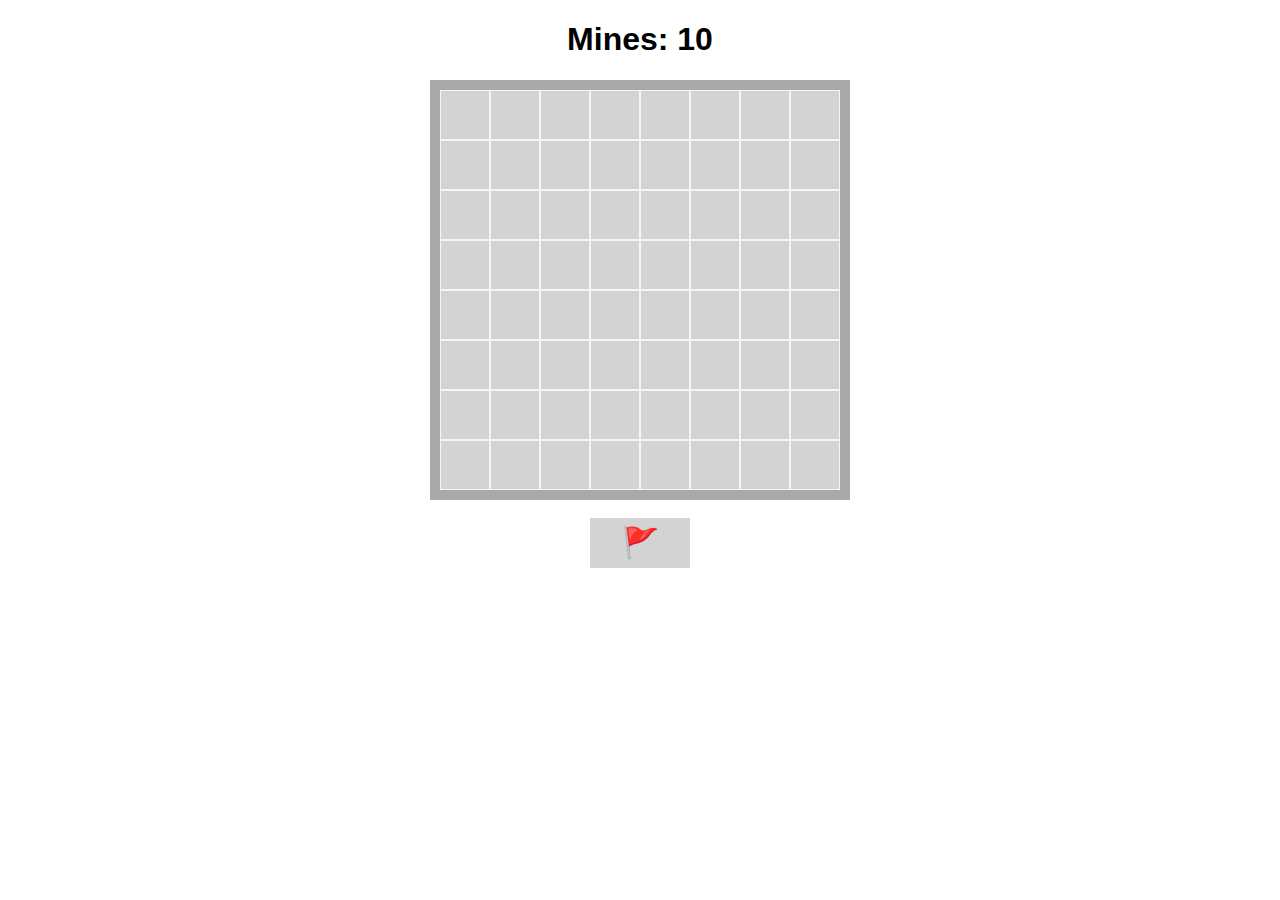
<file: mineG/index.html>
<!DOCTYPE html>
<html>
    <head>
        <meta charset="UTF-8">
        <meta name="viewport" content="width=device-width, initial-scale=1.0">
        <title>Minesweeper</title>
        <link rel="stylesheet" href="minesweeper.css">
        <script src="minesweeper.js"></script>
    </head>

    <body>
        <h1>Mines: <span id="mines-count">0</span></h1>
        <div id="board"></div>
        <br>
        <button id="flag-button">🚩</button>
    </body>
</html>
</file>
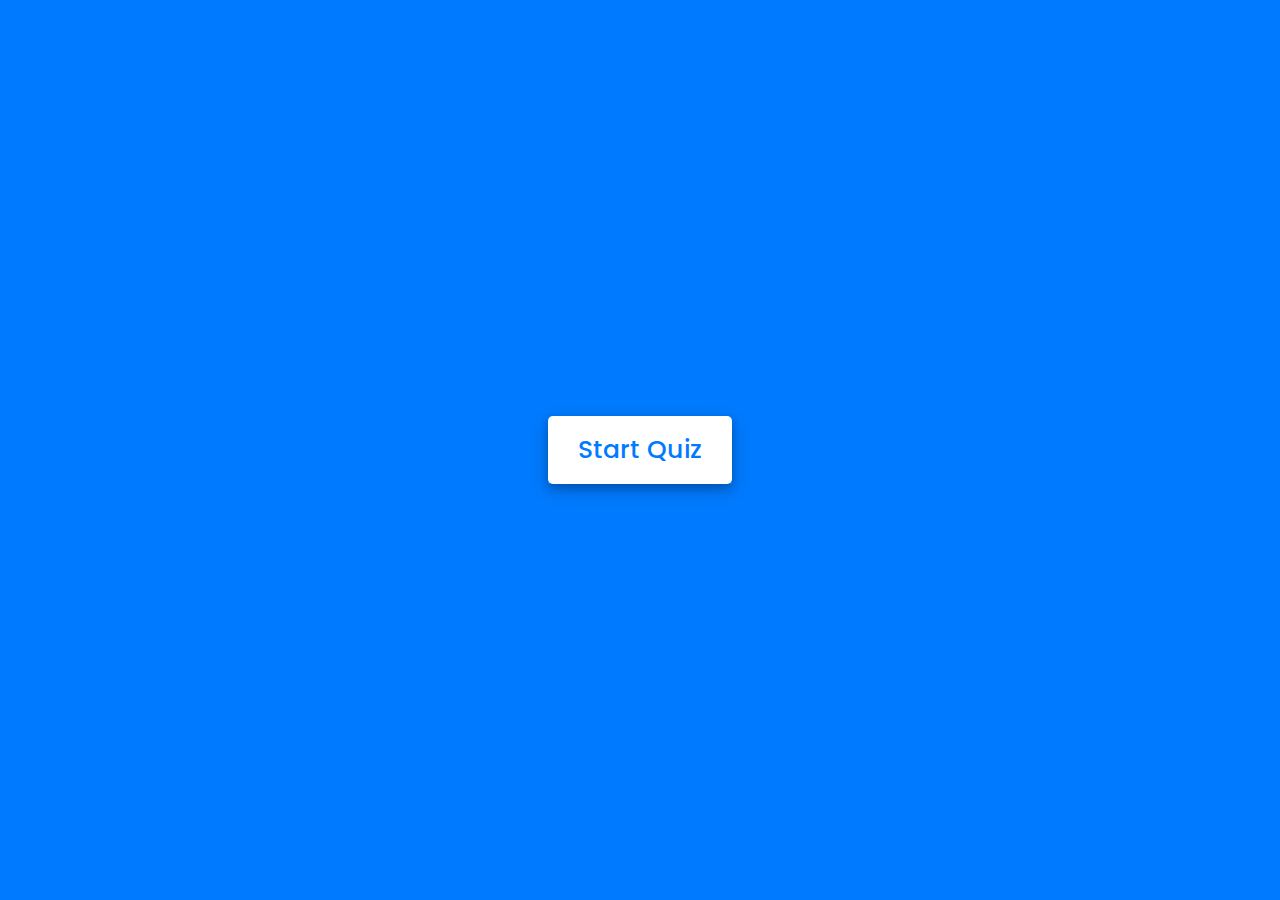
<file: Quiz Application with Timer/index.html>
<!-- Created By CodingNepal - www.codingnepalweb.com  -->
<!DOCTYPE html>
<html lang="en">
<head>
    <meta charset="UTF-8">
    <meta name="viewport" content="width=device-width, initial-scale=1.0">
    <title>Awesome Quiz App | CodingNepal</title>
    <link rel="stylesheet" href="style.css">
    <!-- FontAweome CDN Link for Icons-->
    <link rel="stylesheet" href="https://cdnjs.cloudflare.com/ajax/libs/font-awesome/5.15.3/css/all.min.css"/>
</head>
<body>
    <!-- start Quiz button -->
    <div class="start_btn"><button>Start Quiz</button></div>

    <!-- Info Box -->
    <div class="info_box">
        <div class="info-title"><span>Some Rules of this Quiz</span></div>
        <div class="info-list">
            <div class="info">1. You will have only <span>15 seconds</span> per each question.</div>
            <div class="info">2. Once you select your answer, it can't be undone.</div>
            <div class="info">3. You can't select any option once time goes off.</div>
            <div class="info">4. You can't exit from the Quiz while you're playing.</div>
            <div class="info">5. You'll get points on the basis of your correct answers.</div>
        </div>
        <div class="buttons">
            <button class="quit">Exit Quiz</button>
            <button class="restart">Continue</button>
        </div>
    </div>

    <!-- Quiz Box -->
    <div class="quiz_box">
        <header>
            <div class="title">Awesome Quiz Application</div>
            <div class="timer">
                <div class="time_left_txt">Time Left</div>
                <div class="timer_sec">15</div>
            </div>
            <div class="time_line"></div>
        </header>
        <section>
            <div class="que_text">
                <!-- Here I've inserted question from JavaScript -->
            </div>
            <div class="option_list">
                <!-- Here I've inserted options from JavaScript -->
            </div>
        </section>

        <!-- footer of Quiz Box -->
        <footer>
            <div class="total_que">
                <!-- Here I've inserted Question Count Number from JavaScript -->
            </div>
            <button class="next_btn">Next Que</button>
        </footer>
    </div>

    <!-- Result Box -->
    <div class="result_box">
        <div class="icon">
            <i class="fas fa-crown"></i>
        </div>
        <div class="complete_text">You've completed the Quiz!</div>
        <div class="score_text">
            <!-- Here I've inserted Score Result from JavaScript -->
        </div>
        <div class="buttons">
            <button class="restart">Replay Quiz</button>
            <button class="quit">Quit Quiz</button>
        </div>
    </div>

    <!-- Inside this JavaScript file I've inserted Questions and Options only -->
    <script src="js/questions.js"></script>

    <!-- Inside this JavaScript file I've coded all Quiz Codes -->
    <script src="js/script.js"></script>

</body>
</html>
</file>
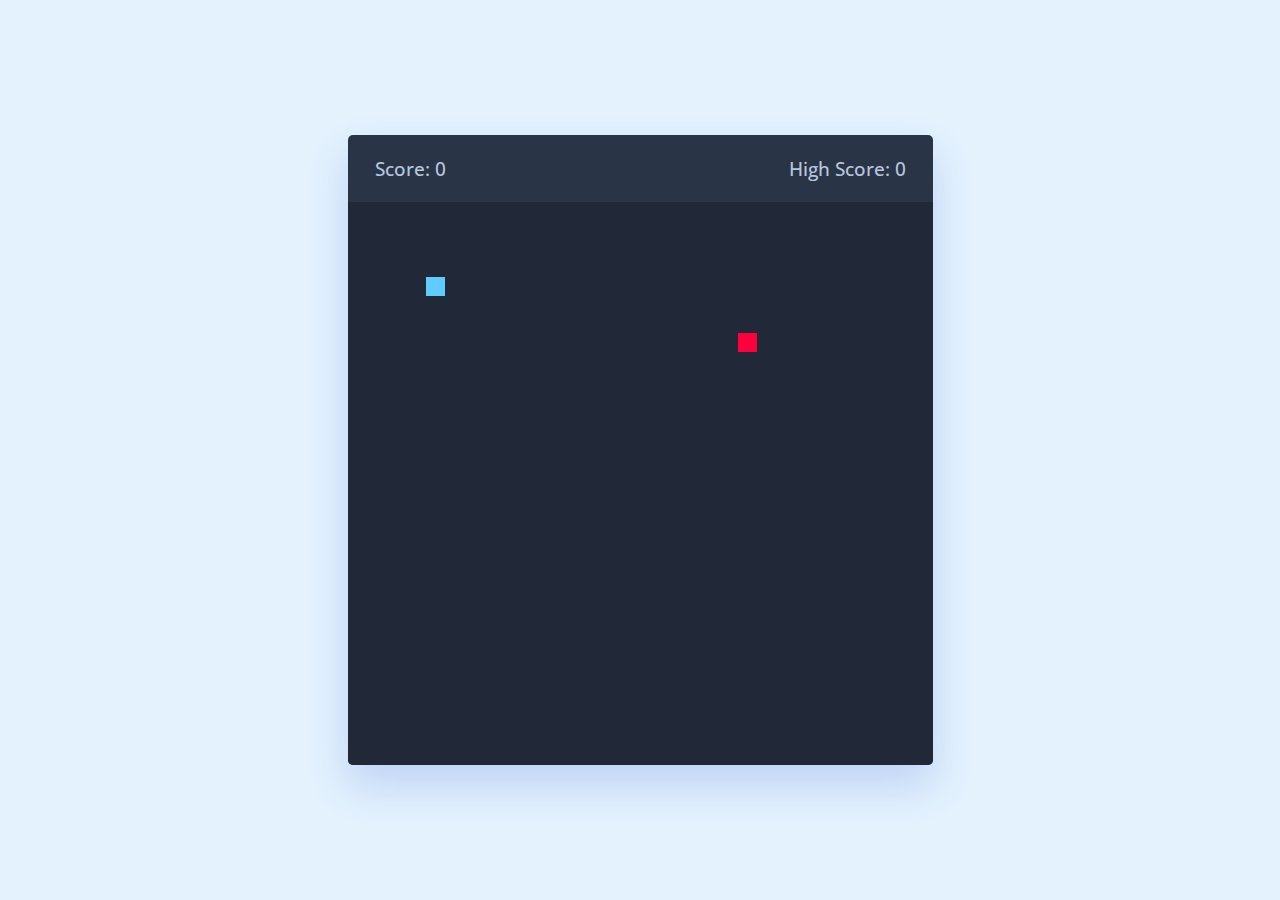
<file: Snake Game/index.html>
<!DOCTYPE html>
<!-- Coding By CodingNepal - youtube.com/codingnepal -->
<html lang="en" dir="ltr">
  <head>
    <meta charset="utf-8">
    <title>Snake Game JavaScript | CodingNepal</title>
    <link rel="stylesheet" href="style.css">
    <meta name="viewport" content="width=device-width, initial-scale=1.0">
    <link rel="stylesheet" href="https://cdnjs.cloudflare.com/ajax/libs/font-awesome/6.3.0/css/all.min.css">
    <script src="script.js" defer></script>
  </head>
  <body>
    <div class="wrapper">
      <div class="game-details">
        <span class="score">Score: 0</span>
        <span class="high-score">High Score: 0</span>
      </div>
      <div class="play-board"></div>
      <div class="controls">
        <i data-key="ArrowLeft" class="fa-solid fa-arrow-left-long"></i>
        <i data-key="ArrowUp" class="fa-solid fa-arrow-up-long"></i>
        <i data-key="ArrowRight" class="fa-solid fa-arrow-right-long"></i>
        <i data-key="ArrowDown" class="fa-solid fa-arrow-down-long"></i>
      </div>
    </div>

  </body>
</html>
</file>
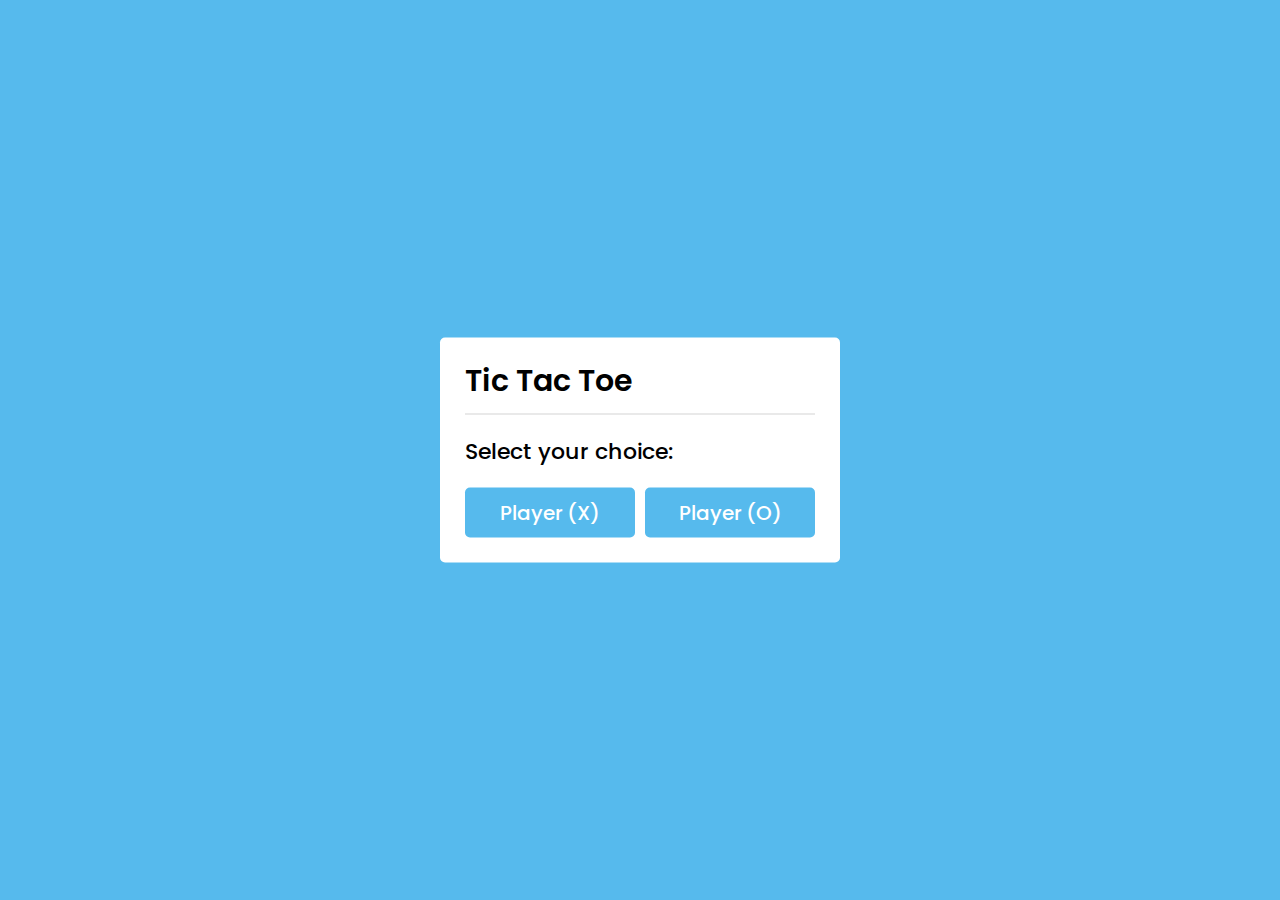
<file: tictactoeG/index.html>
<!DOCTYPE html>
<html lang="en">
<head>
    <meta charset="UTF-8">
    <title>Tic Tac Toe Game</title>
    <link rel="stylesheet" href="style.css">
    <link rel="stylesheet" href="https://cdnjs.cloudflare.com/ajax/libs/font-awesome/5.15.3/css/all.min.css"/>
</head>
<body>
  <!-- select box -->
  <div class="select-box">
    <header>Tic Tac Toe</header>
    <div class="content">
      <div class="title">Select your choice: </div>
      <div class="options">
        <button class="playerX">Player (X)</button>
        <button class="playerO">Player (O)</button>
      </div>
    </div>
  </div> 

  <!-- playboard section -->
  <div class="play-board">
    <div class="details">
      <div class="players">
        <span class="Xturn">X's Turn</span>
        <span class="Oturn">O's Turn</span>
        <div class="slider"></div>
      </div>
    </div>
    <div class="play-area">
      <section>
        <span class="box1"></span>
        <span class="box2"></span>
        <span class="box3"></span>
      </section>
      <section>
        <span class="box4"></span>
        <span class="box5"></span>
        <span class="box6"></span>
      </section>
      <section>
        <span class="box7"></span>
        <span class="box8"></span>
        <span class="box9"></span>
      </section>
    </div>
  </div>

  <!-- result box -->
  <div class="result-box">
    <div class="won-text"></div>
    <div class="btn"><button>Replay</button></div>
  </div>

  <script src="script.js"></script>

</body>
</html>
</file>
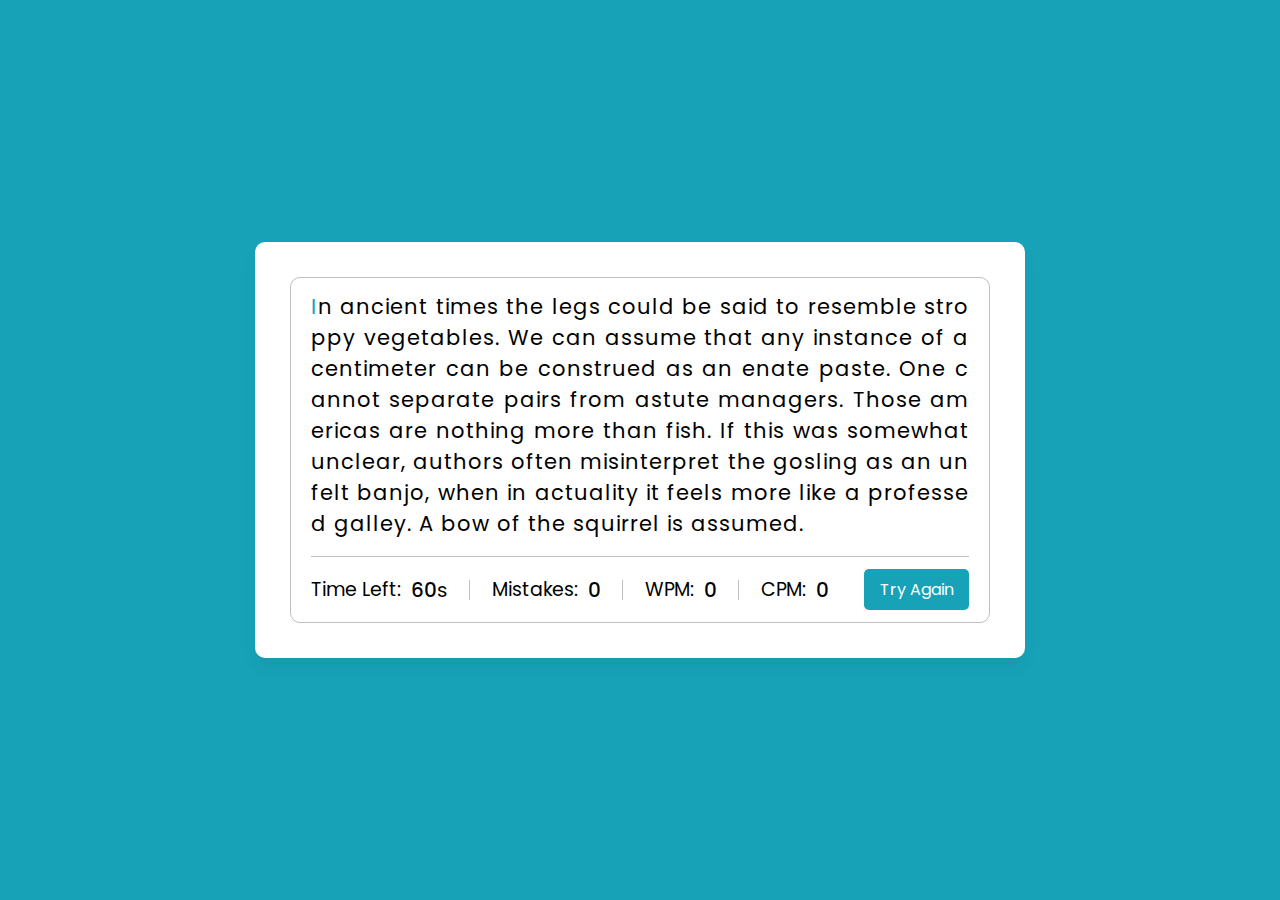
<file: typeG/index.html>
<!DOCTYPE html>

<html lang="en" dir="ltr">
  <head>
    <meta charset="utf-8">  
    <title>Typing Speed Test Game | CodingNepal</title>
    <link rel="stylesheet" href="style.css">
    <meta name="viewport" content="width=device-width, initial-scale=1.0">
  </head>
  <body>
    <div class="wrapper">
      <input type="text" class="input-field">
      <div class="content-box">
        <div class="typing-text">
          <p></p>
        </div>
        <div class="content">
          <ul class="result-details">
            <li class="time">
              <p>Time Left:</p>
              <span><b>60</b>s</span>
            </li>
            <li class="mistake">
              <p>Mistakes:</p>
              <span>0</span>
            </li>
            <li class="wpm">
              <p>WPM:</p>
              <span>0</span>
            </li>
            <li class="cpm">
              <p>CPM:</p>
              <span>0</span>
            </li>
          </ul>
          <button>Try Again</button>
        </div>
      </div>
    </div>

    <script src="paragraphs.js"></script>
    <script src="script.js"></script>
  
  </body>
</html>
</file>
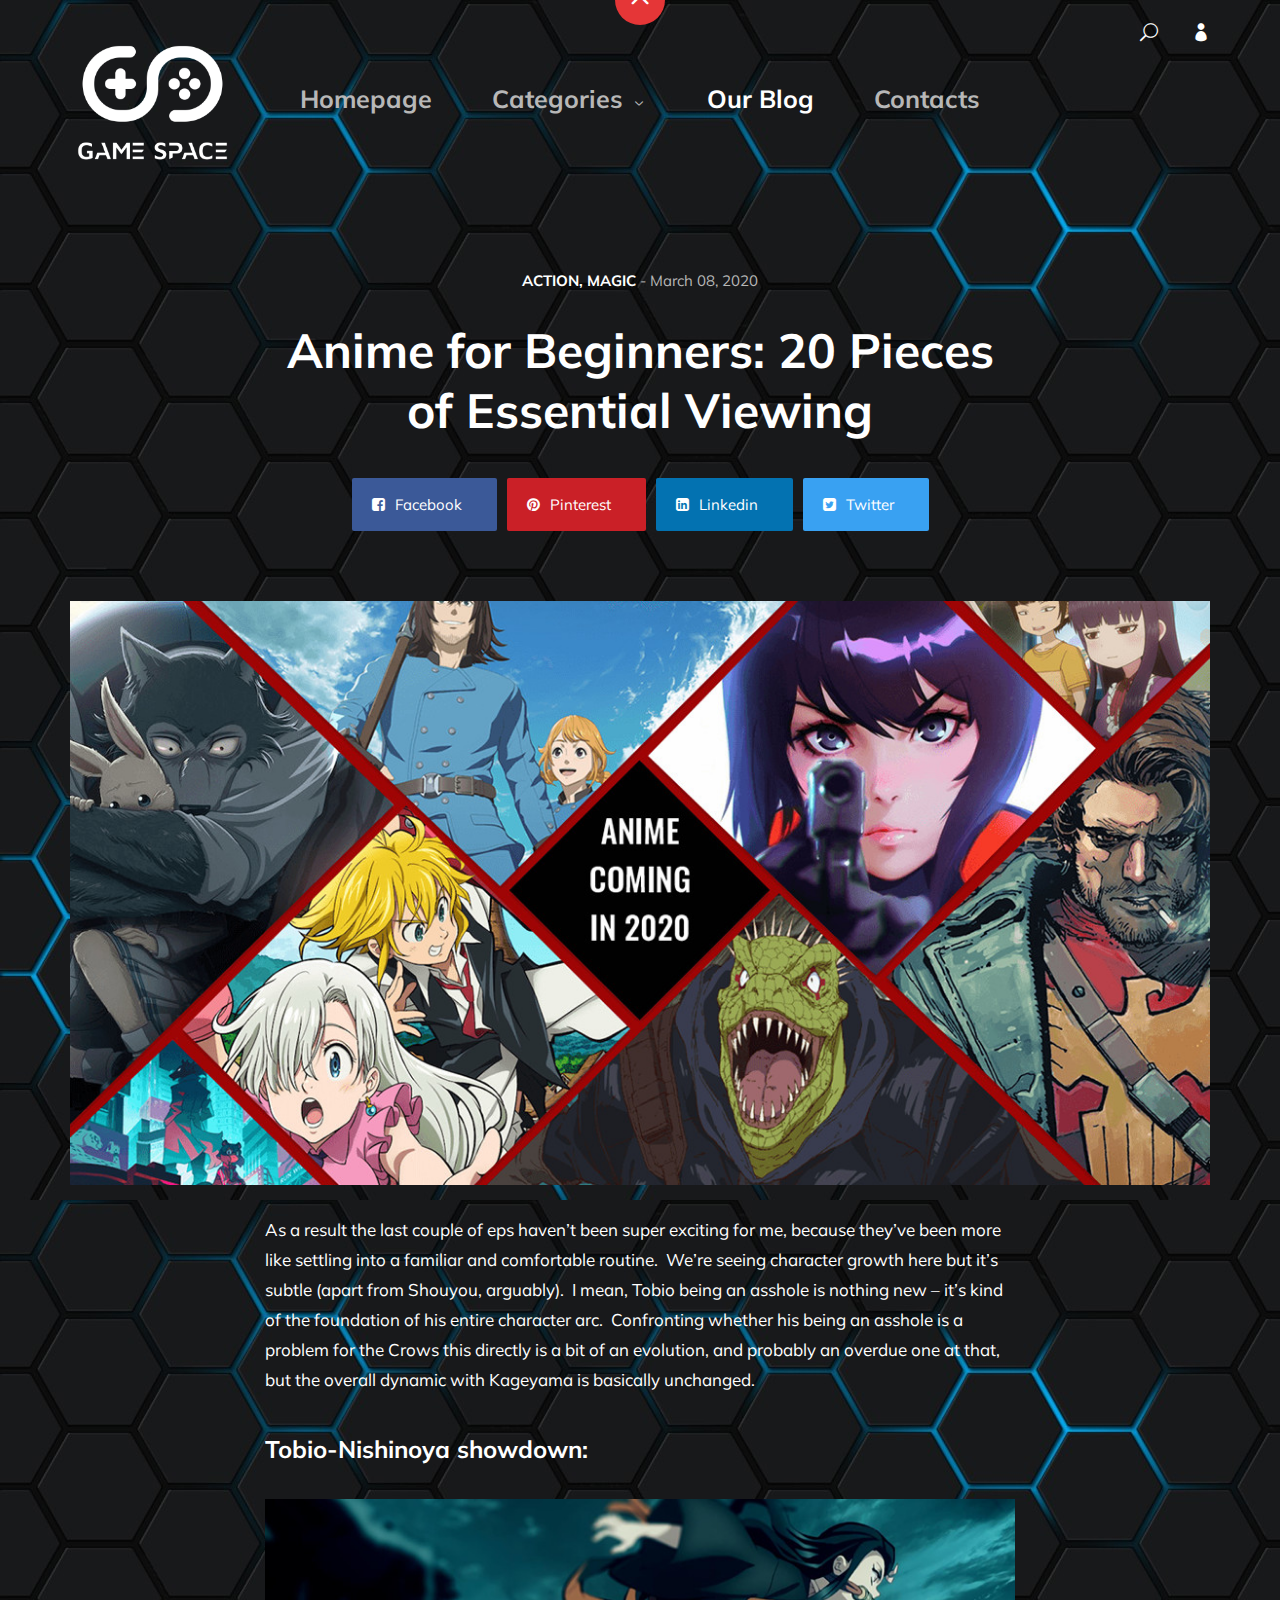
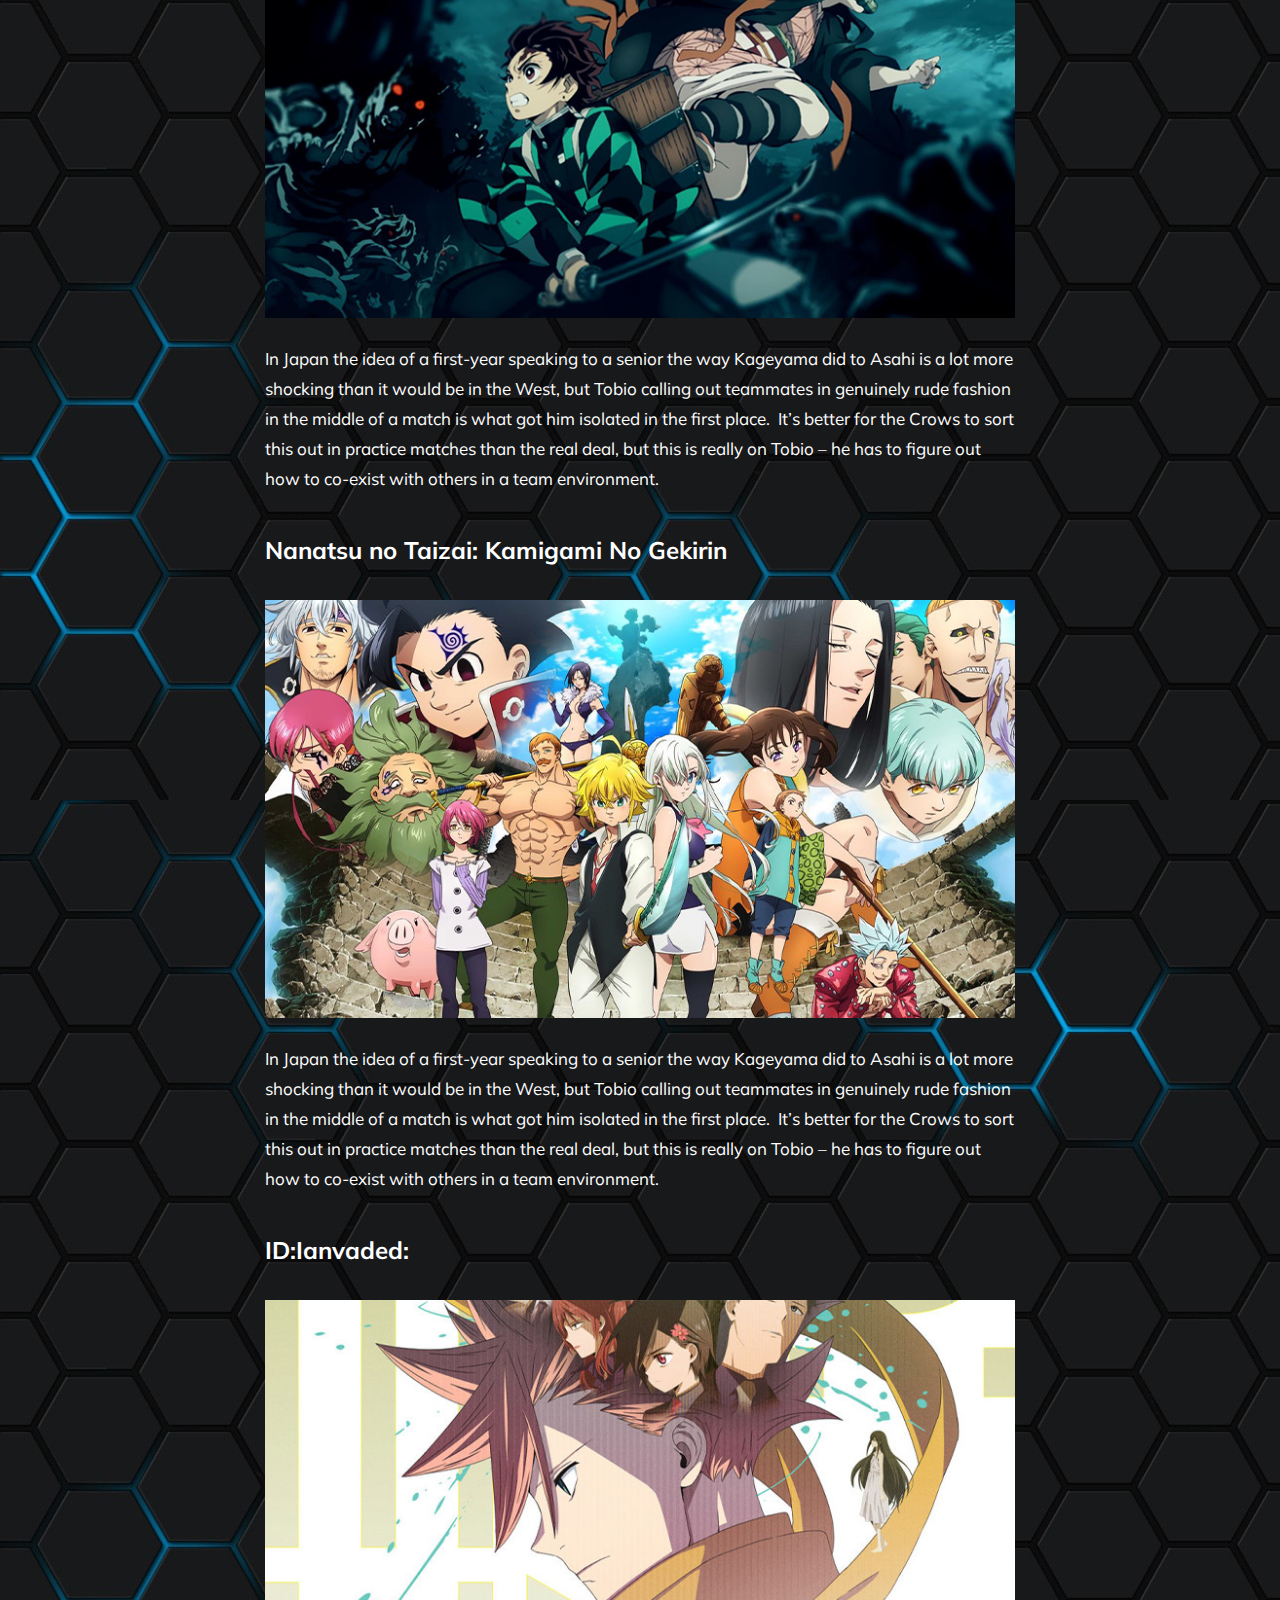
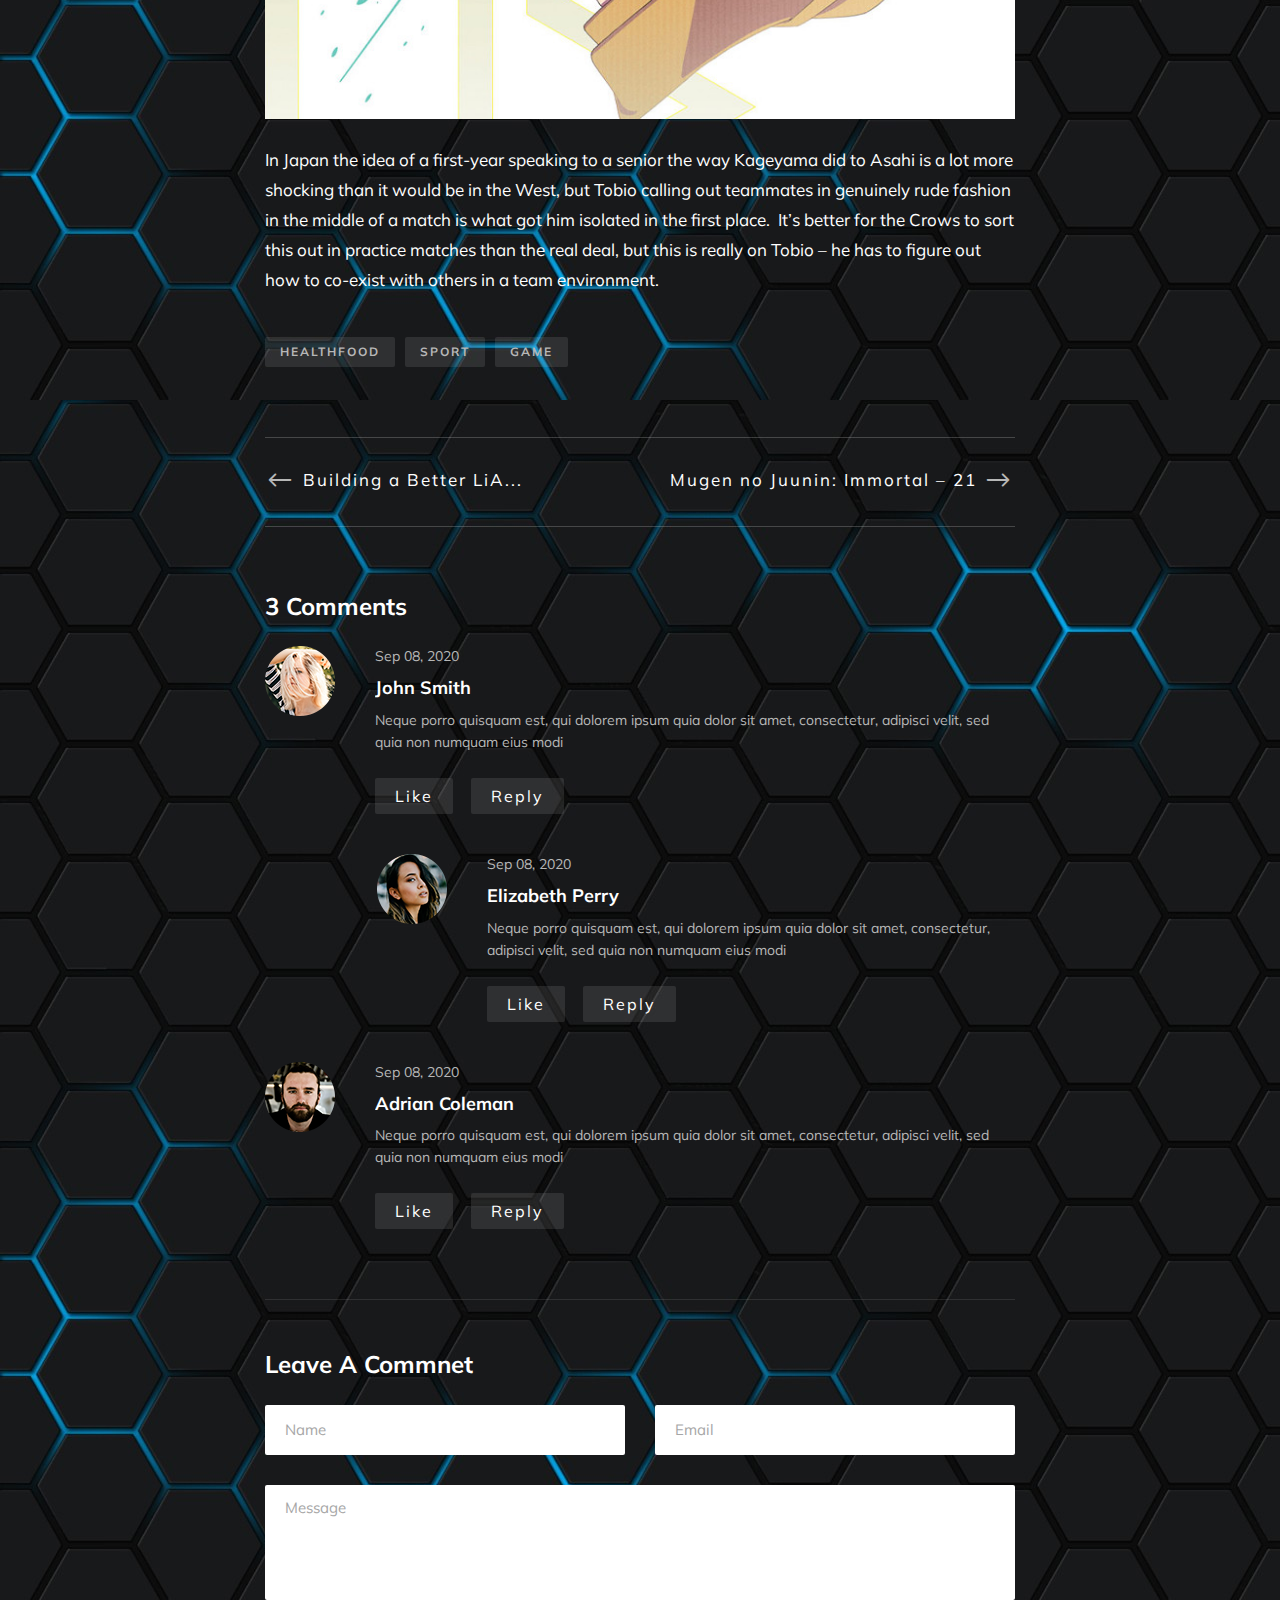
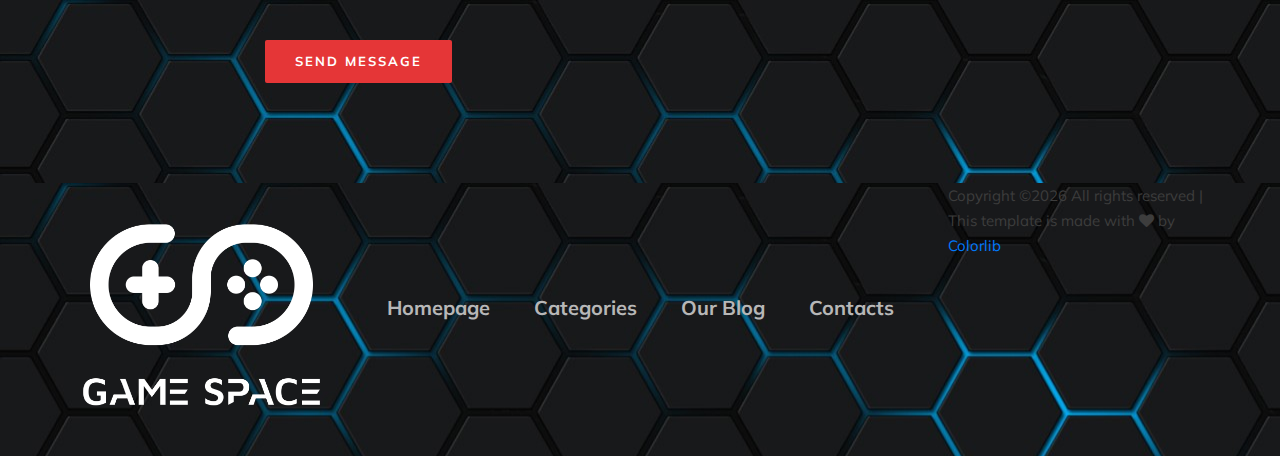
<file: blog-details.html>
<!DOCTYPE html>
<html lang="zxx">

<head>
    <meta charset="UTF-8">
    <meta name="description" content="Anime Template">
    <meta name="keywords" content="Anime, unica, creative, html">
    <meta name="viewport" content="width=device-width, initial-scale=1.0">
    <meta http-equiv="X-UA-Compatible" content="ie=edge">
    <title>Anime | Template</title>

    <!-- Google Font -->
    <link href="https://fonts.googleapis.com/css2?family=Oswald:wght@300;400;500;600;700&display=swap" rel="stylesheet">
    <link href="https://fonts.googleapis.com/css2?family=Mulish:wght@300;400;500;600;700;800;900&display=swap"
    rel="stylesheet">

    <!-- Css Styles -->
    <link rel="stylesheet" href="css/bootstrap.min.css" type="text/css">
    <link rel="stylesheet" href="css/font-awesome.min.css" type="text/css">
    <link rel="stylesheet" href="css/elegant-icons.css" type="text/css">
    <link rel="stylesheet" href="css/plyr.css" type="text/css">
    <link rel="stylesheet" href="css/nice-select.css" type="text/css">
    <link rel="stylesheet" href="css/owl.carousel.min.css" type="text/css">
    <link rel="stylesheet" href="css/slicknav.min.css" type="text/css">
    <link rel="stylesheet" href="css/style.css" type="text/css">
</head>

<body>
    <!-- Page Preloder -->
    <div id="preloder">
        <div class="loader"></div>
    </div>

    <!-- Header Section Begin -->
    <header class="header">
        <div class="container">
            <div class="row">
                <div class="col-lg-2">
                    <div class="header__logo">
                        <a href="./index.html">
                            <img src="img/logo.png" alt="">
                        </a>
                    </div>
                </div>
                <div class="col-lg-8">
                    <div class="header__nav">
                        <nav class="header__menu mobile-menu">
                            <ul>
                                <li><a href="./index.html">Homepage</a></li>
                                <li><a href="./categories.html">Categories <span class="arrow_carrot-down"></span></a>
                                    <ul class="dropdown">
                                        <li><a href="./categories.html">Categories</a></li>
                                        <li><a href="./anime-details.html">Anime Details</a></li>
                                        <li><a href="./anime-watching.html">Anime Watching</a></li>
                                        <li><a href="./blog-details.html">Blog Details</a></li>
                                        <li><a href="./signup.html">Sign Up</a></li>
                                        <li><a href="./login.html">Login</a></li>
                                    </ul>
                                </li>
                                <li class="active"><a href="./blog.html">Our Blog</a></li>
                                <li><a href="#">Contacts</a></li>
                            </ul>
                        </nav>
                    </div>
                </div>
                <div class="col-lg-2">
                    <div class="header__right">
                        <a href="#" class="search-switch"><span class="icon_search"></span></a>
                        <a href="./login.html"><span class="icon_profile"></span></a>
                    </div>
                </div>
            </div>
            <div id="mobile-menu-wrap"></div>
        </div>
    </header>
    <!-- Header End -->

    <!-- Blog Details Section Begin -->
    <section class="blog-details spad">
        <div class="container">
            <div class="row d-flex justify-content-center">
                <div class="col-lg-8">
                    <div class="blog__details__title">
                        <h6>Action, Magic <span>- March 08, 2020</span></h6>
                        <h2>Anime for Beginners: 20 Pieces of Essential Viewing</h2>
                        <div class="blog__details__social">
                            <a href="#" class="facebook"><i class="fa fa-facebook-square"></i> Facebook</a>
                            <a href="#" class="pinterest"><i class="fa fa-pinterest"></i> Pinterest</a>
                            <a href="#" class="linkedin"><i class="fa fa-linkedin-square"></i> Linkedin</a>
                            <a href="#" class="twitter"><i class="fa fa-twitter-square"></i> Twitter</a>
                        </div>
                    </div>
                </div>
                <div class="col-lg-12">
                    <div class="blog__details__pic">
                        <img src="img/blog/details/blog-details-pic.jpg" alt="">
                    </div>
                </div>
                <div class="col-lg-8">
                    <div class="blog__details__content">
                        <div class="blog__details__text">
                            <p>As a result the last couple of eps haven’t been super exciting for me, because they’ve
                                been more like settling into a familiar and comfortable routine.  We’re seeing character
                                growth here but it’s subtle (apart from Shouyou, arguably).  I mean, Tobio being an
                                asshole is nothing new – it’s kind of the foundation of his entire character arc. 
                                Confronting whether his being an asshole is a problem for the Crows this directly is a
                                bit of an evolution, and probably an overdue one at that, but the overall dynamic with
                            Kageyama is basically unchanged.</p>
                        </div>
                        <div class="blog__details__item__text">
                            <h4>Tobio-Nishinoya showdown:</h4>
                            <img src="img/blog/details/bd-item-1.jpg" alt="">
                            <p>In Japan the idea of a first-year speaking to a senior the way Kageyama did to Asahi is a
                                lot more shocking than it would be in the West, but Tobio calling out teammates in
                                genuinely rude fashion in the middle of a match is what got him isolated in the first
                                place.  It’s better for the Crows to sort this out in practice matches than the real
                                deal, but this is really on Tobio – he has to figure out how to co-exist with others in
                            a team environment.</p>
                        </div>
                        <div class="blog__details__item__text">
                            <h4>Nanatsu no Taizai: Kamigami No Gekirin</h4>
                            <img src="img/blog/details/bd-item-2.jpg" alt="">
                            <p>In Japan the idea of a first-year speaking to a senior the way Kageyama did to Asahi is a
                                lot more shocking than it would be in the West, but Tobio calling out teammates in
                                genuinely rude fashion in the middle of a match is what got him isolated in the first
                                place.  It’s better for the Crows to sort this out in practice matches than the real
                                deal, but this is really on Tobio – he has to figure out how to co-exist with others in
                            a team environment.</p>
                        </div>
                        <div class="blog__details__item__text">
                            <h4>ID:Ianvaded:</h4>
                            <img src="img/blog/details/bd-item-3.jpg" alt="">
                            <p>In Japan the idea of a first-year speaking to a senior the way Kageyama did to Asahi is a
                                lot more shocking than it would be in the West, but Tobio calling out teammates in
                                genuinely rude fashion in the middle of a match is what got him isolated in the first
                                place.  It’s better for the Crows to sort this out in practice matches than the real
                                deal, but this is really on Tobio – he has to figure out how to co-exist with others in
                            a team environment.</p>
                        </div>
                        <div class="blog__details__tags">
                            <a href="#">Healthfood</a>
                            <a href="#">Sport</a>
                            <a href="#">Game</a>
                        </div>
                        <div class="blog__details__btns">
                            <div class="row">
                                <div class="col-lg-6">
                                    <div class="blog__details__btns__item">
                                        <h5><a href="#"><span class="arrow_left"></span> Building a Better LiA...</a>
                                        </h5>
                                    </div>
                                </div>
                                <div class="col-lg-6">
                                    <div class="blog__details__btns__item next__btn">
                                        <h5><a href="#">Mugen no Juunin: Immortal – 21 <span
                                            class="arrow_right"></span></a></h5>
                                        </div>
                                    </div>
                                </div>
                            </div>
                            <div class="blog__details__comment">
                                <h4>3 Comments</h4>
                                <div class="blog__details__comment__item">
                                    <div class="blog__details__comment__item__pic">
                                        <img src="img/blog/details/comment-1.png" alt="">
                                    </div>
                                    <div class="blog__details__comment__item__text">
                                        <span>Sep 08, 2020</span>
                                        <h5>John Smith</h5>
                                        <p>Neque porro quisquam est, qui dolorem ipsum quia dolor sit amet, consectetur,
                                        adipisci velit, sed quia non numquam eius modi</p>
                                        <a href="#">Like</a>
                                        <a href="#">Reply</a>
                                    </div>
                                </div>
                                <div class="blog__details__comment__item blog__details__comment__item--reply">
                                    <div class="blog__details__comment__item__pic">
                                        <img src="img/blog/details/comment-2.png" alt="">
                                    </div>
                                    <div class="blog__details__comment__item__text">
                                        <span>Sep 08, 2020</span>
                                        <h5>Elizabeth Perry</h5>
                                        <p>Neque porro quisquam est, qui dolorem ipsum quia dolor sit amet, consectetur,
                                        adipisci velit, sed quia non numquam eius modi</p>
                                        <a href="#">Like</a>
                                        <a href="#">Reply</a>
                                    </div>
                                </div>
                                <div class="blog__details__comment__item">
                                    <div class="blog__details__comment__item__pic">
                                        <img src="img/blog/details/comment-3.png" alt="">
                                    </div>
                                    <div class="blog__details__comment__item__text">
                                        <span>Sep 08, 2020</span>
                                        <h5>Adrian Coleman</h5>
                                        <p>Neque porro quisquam est, qui dolorem ipsum quia dolor sit amet, consectetur,
                                        adipisci velit, sed quia non numquam eius modi</p>
                                        <a href="#">Like</a>
                                        <a href="#">Reply</a>
                                    </div>
                                </div>
                            </div>
                            <div class="blog__details__form">
                                <h4>Leave A Commnet</h4>
                                <form action="#">
                                    <div class="row">
                                        <div class="col-lg-6 col-md-6 col-sm-6">
                                            <input type="text" placeholder="Name">
                                        </div>
                                        <div class="col-lg-6 col-md-6 col-sm-6">
                                            <input type="text" placeholder="Email">
                                        </div>
                                        <div class="col-lg-12">
                                            <textarea placeholder="Message"></textarea>
                                            <button type="submit" class="site-btn">Send Message</button>
                                        </div>
                                    </div>
                                </form>
                            </div>
                        </div>
                    </div>
                </div>
            </div>
        </section>
        <!-- Blog Details Section End -->

        <!-- Footer Section Begin -->
        <footer class="footer">
            <div class="page-up">
                <a href="#" id="scrollToTopButton"><span class="arrow_carrot-up"></span></a>
            </div>
            <div class="container">
                <div class="row">
                    <div class="col-lg-3">
                        <div class="footer__logo">
                            <a href="./index.html"><img src="img/logo.png" alt=""></a>
                        </div>
                    </div>
                    <div class="col-lg-6">
                        <div class="footer__nav">
                            <ul>
                                <li class="active"><a href="./index.html">Homepage</a></li>
                                <li><a href="./categories.html">Categories</a></li>
                                <li><a href="./blog.html">Our Blog</a></li>
                                <li><a href="#">Contacts</a></li>
                            </ul>
                        </div>
                    </div>
                    <div class="col-lg-3">
                        <p><!-- Link back to Colorlib can't be removed. Template is licensed under CC BY 3.0. -->
                          Copyright &copy;<script>document.write(new Date().getFullYear());</script> All rights reserved | This template is made with <i class="fa fa-heart" aria-hidden="true"></i> by <a href="https://colorlib.com" target="_blank">Colorlib</a>
                          <!-- Link back to Colorlib can't be removed. Template is licensed under CC BY 3.0. --></p>

                      </div>
                  </div>
              </div>
          </footer>
          <!-- Footer Section End -->

          <!-- Search model Begin -->
          <div class="search-model">
            <div class="h-100 d-flex align-items-center justify-content-center">
                <div class="search-close-switch"><i class="icon_close"></i></div>
                <form class="search-model-form">
                    <input type="text" id="search-input" placeholder="Search here.....">
                </form>
            </div>
        </div>
        <!-- Search model end -->

        <!-- Js Plugins -->
        <script src="js/jquery-3.3.1.min.js"></script>
        <script src="js/bootstrap.min.js"></script>
        <script src="js/player.js"></script>
        <script src="js/jquery.nice-select.min.js"></script>
        <script src="js/mixitup.min.js"></script>
        <script src="js/jquery.slicknav.js"></script>
        <script src="js/owl.carousel.min.js"></script>
        <script src="js/main.js"></script>

    </body>

    </html>
</file>
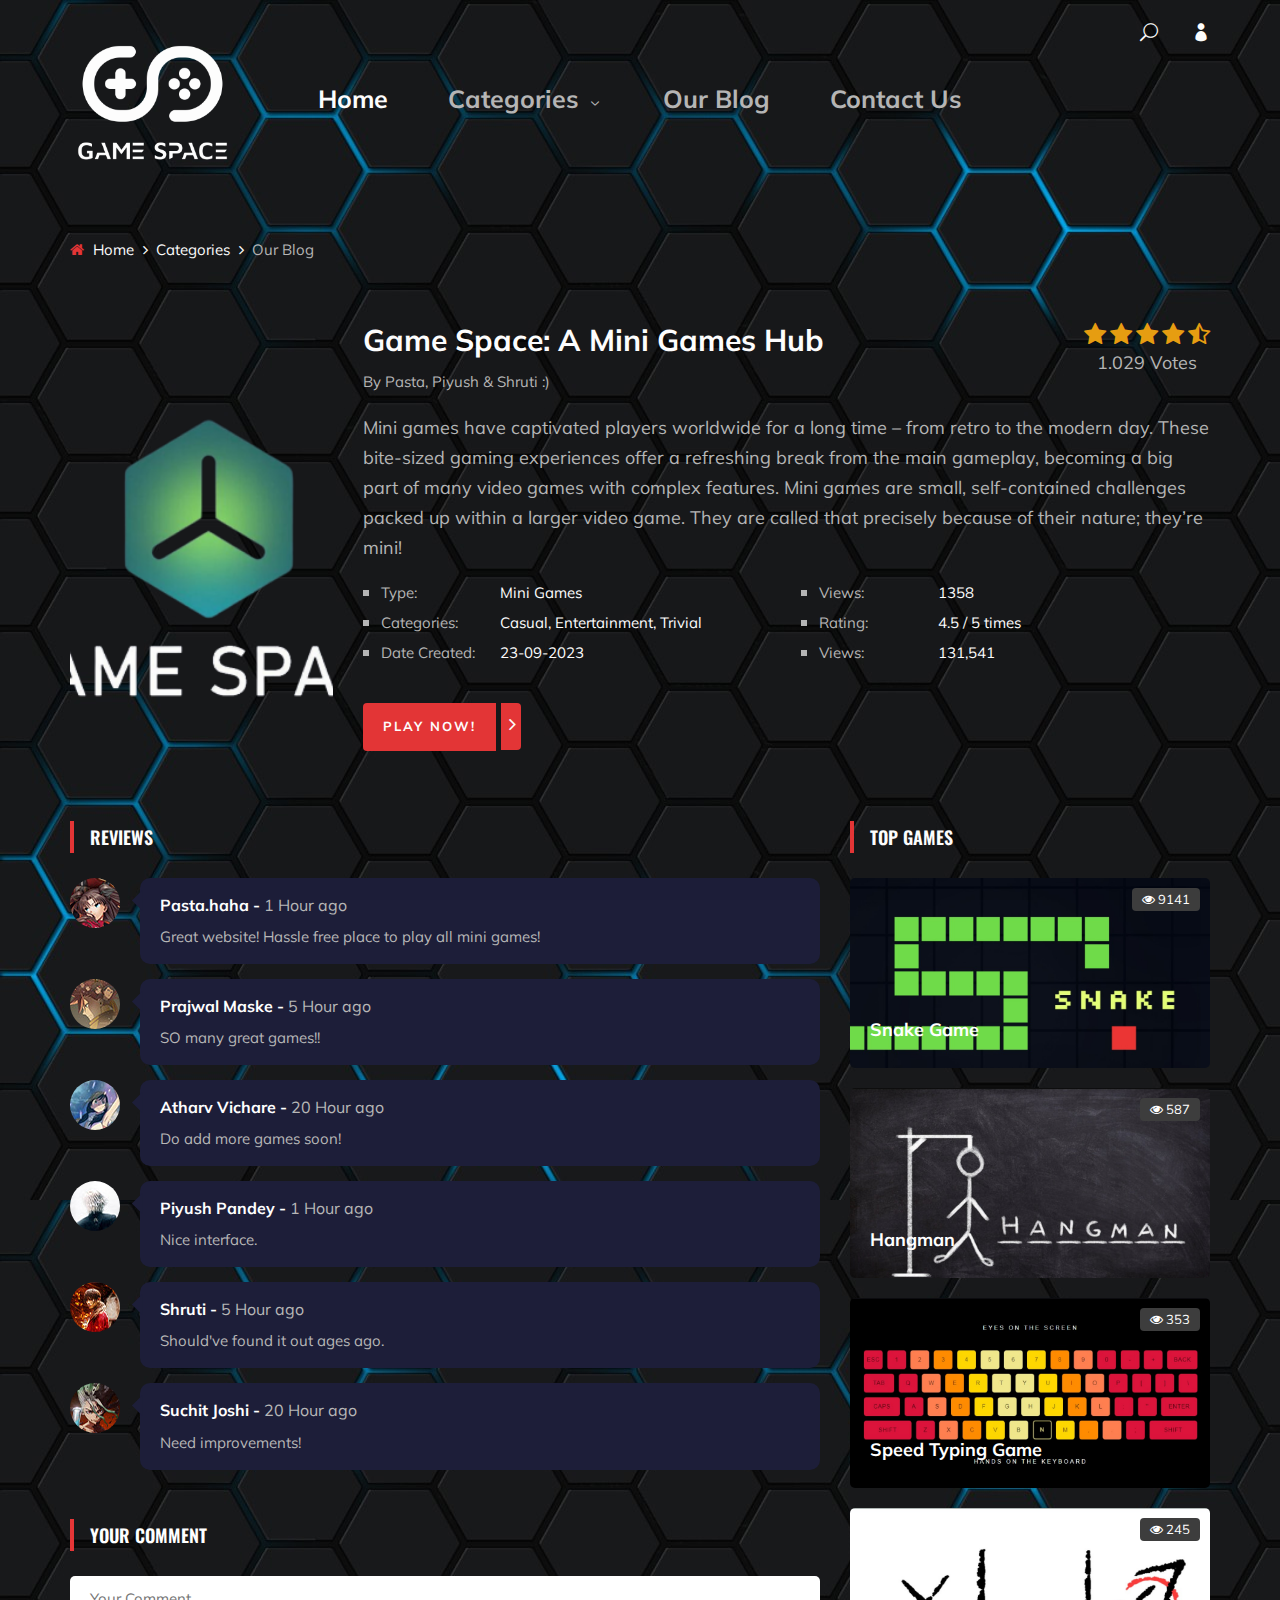
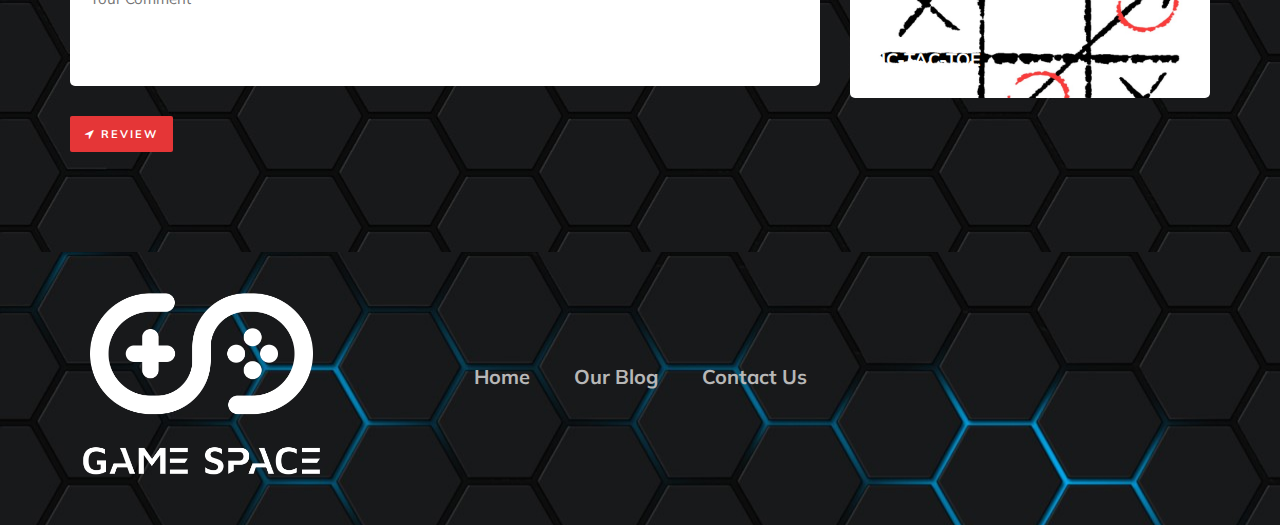
<file: blog.html>
<!DOCTYPE html>
<html lang="zxx">

<head>
    <meta charset="UTF-8">
    <meta name="description" content="Anime Template">
    <meta name="keywords" content="Anime, unica, creative, html">
    <meta name="viewport" content="width=device-width, initial-scale=1.0">
    <meta http-equiv="X-UA-Compatible" content="ie=edge">
    <title>GameSpace | Blog</title>

    <!-- Google Font -->
    <link href="https://fonts.googleapis.com/css2?family=Oswald:wght@300;400;500;600;700&display=swap" rel="stylesheet">
    <link href="https://fonts.googleapis.com/css2?family=Mulish:wght@300;400;500;600;700;800;900&display=swap"
    rel="stylesheet">

    <!-- Css Styles -->
    <link rel="stylesheet" href="css/bootstrap.min.css" type="text/css">
    <link rel="stylesheet" href="css/font-awesome.min.css" type="text/css">
    <link rel="stylesheet" href="css/elegant-icons.css" type="text/css">
    <link rel="stylesheet" href="css/plyr.css" type="text/css">
    <link rel="stylesheet" href="css/nice-select.css" type="text/css">
    <link rel="stylesheet" href="css/owl.carousel.min.css" type="text/css">
    <link rel="stylesheet" href="css/slicknav.min.css" type="text/css">
    <link rel="stylesheet" href="css/style.css" type="text/css">
</head>

<body>
    <!-- Page Preloder -->
    <div id="preloder">
        <div class="loader"></div>
    </div>

    <!-- Header Section Begin -->
    <header class="header">
        <div class="container">
            <div class="row">
                <div class="col-lg-2">
                    <div class="header__logo">
                        <a href="./index.html">
                            <img src="img/logo.png" alt="">
                        </a>
                    </div>
                </div>
                <div class="col-lg-8">
                    <div class="header__nav">
                        <nav class="header__menu mobile-menu">
                            <ul>
                                <li class="active"><a href="./index.html">Home</a></li>
                                <li><a href="./index.html">Categories <span class="arrow_carrot-down"></span></a>
                                    <ol class="dropdown">
                                        <li><a href="./edu.html">Educational</a></li>
                                        <li><a href="./casual.html">Casual</a></li>
                                        <li><a href="./triv.html">Trivial</a></li>
                                    </ol>
                                </li>
                                <li><a href="./blog.html">Our Blog</a></li>
                                <li><a href="#">Contact Us</a></li>
                            </ul>
                        </nav>
                    </div>
                </div>
                <div class="col-lg-2">
                    <div class="header__right">
                        <a href="#" class="search-switch"><span class="icon_search"></span></a>
                        <a href="./login.html"><span class="icon_profile"></span></a>
                    </div>
                </div>
            </div>
            <div id="mobile-menu-wrap"></div>
        </div>
    </header>
    <!-- Header End -->

    <!-- Breadcrumb Begin -->
    <div class="breadcrumb-option">
        <div class="container">
            <div class="row">
                <div class="col-lg-12">
                    <div class="breadcrumb__links">
                        <a href="./index.html"><i class="fa fa-home"></i> Home</a>
                        <a href="./categories.html">Categories</a>
                        <span>Our Blog</span>
                    </div>
                </div>
            </div>
        </div>
    </div>
    <!-- Breadcrumb End -->

    <!-- Anime Section Begin -->
    <section class="anime-details spad">
        <div class="container">
            <div class="anime__details__content">
                <div class="row">
                    <div class="col-lg-3">
                        <div class="anime__details__pic set-bg" data-setbg="logo.png" >
                        </div>
                    </div>
                    <div class="col-lg-9">
                        <div class="anime__details__text">
                            <div class="anime__details__title">
                                <h3>Game Space: A Mini Games Hub</h3>
                                <span>By Pasta, Piyush & Shruti :)</span>
                            </div>
                            <div class="anime__details__rating">
                                <div class="rating">
                                    <a href="#"><i class="fa fa-star"></i></a>
                                    <a href="#"><i class="fa fa-star"></i></a>
                                    <a href="#"><i class="fa fa-star"></i></a>
                                    <a href="#"><i class="fa fa-star"></i></a>
                                    <a href="#"><i class="fa fa-star-half-o"></i></a>
                                </div>
                                <span>1.029 Votes</span>
                            </div>
                            <p>Mini games have captivated players worldwide for a long time – from retro to the modern day. These bite-sized gaming experiences offer a refreshing break from the main gameplay, becoming a big part of many video games with complex features. Mini games are small, self-contained challenges packed up within a larger video game. They are called that precisely because of their nature; they’re mini!</p>
                            <div class="anime__details__widget">
                                <div class="row">
                                    <div class="col-lg-6 col-md-6">
                                        <ul>
                                            <li><span>Type:</span> Mini Games</li>
                                            <li><span>Categories:</span> Casual, Entertainment, Trivial</li>
                                            <li><span>Date Created:</span> 23-09-2023</li>
                                        </ul>
                                    </div>
                                    <div class="col-lg-6 col-md-6">
                                        <ul>
                                            <li><span>Views:</span> 1358</li>
                                            <li><span>Rating:</span> 4.5 / 5 times</li>
                                            <li><span>Views:</span> 131,541</li>
                                        </ul>
                                    </div>
                                </div>
                            </div>
                            <div class="anime__details__btn">
                                <a href="index.html" class="watch-btn"><span>PLAY NOW!</span> <i
                                    class="fa fa-angle-right"></i></a>
                                </div>
                            </div>
                        </div>
                    </div>
                </div>
                <div class="row">
                    <div class="col-lg-8 col-md-8">
                        <div class="anime__details__review">
                            <div class="section-title">
                                <h5>Reviews</h5>
                            </div>
                            <div class="anime__review__item">
                                <div class="anime__review__item__pic">
                                    <img src="img/anime/review-1.jpg" alt="">
                                </div>
                                <div class="anime__review__item__text">
                                    <h6>Pasta.haha - <span>1 Hour ago</span></h6>
                                    <p>Great website! Hassle free place to play all mini games!</p>
                                </div>
                            </div>
                            <div class="anime__review__item">
                                <div class="anime__review__item__pic">
                                    <img src="img/anime/review-2.jpg" alt="">
                                </div>
                                <div class="anime__review__item__text">
                                    <h6>Prajwal Maske - <span>5 Hour ago</span></h6>
                                    <p>SO many great games!!</p>
                                </div>
                            </div>
                            <div class="anime__review__item">
                                <div class="anime__review__item__pic">
                                    <img src="img/anime/review-3.jpg" alt="">
                                </div>
                                <div class="anime__review__item__text">
                                    <h6>Atharv Vichare - <span>20 Hour ago</span></h6>
                                    <p>Do add more games soon!</p>
                                </div>
                            </div>
                            <div class="anime__review__item">
                                <div class="anime__review__item__pic">
                                    <img src="img/anime/review-4.jpg" alt="">
                                </div>
                                <div class="anime__review__item__text">
                                    <h6>Piyush Pandey - <span>1 Hour ago</span></h6>
                                    <p>Nice interface.</p>
                                </div>
                            </div>
                            <div class="anime__review__item">
                                <div class="anime__review__item__pic">
                                    <img src="img/anime/review-5.jpg" alt="">
                                </div>
                                <div class="anime__review__item__text">
                                    <h6>Shruti - <span>5 Hour ago</span></h6>
                                    <p>Should've found it out ages ago.</p>
                                </div>
                            </div>
                            <div class="anime__review__item">
                                <div class="anime__review__item__pic">
                                    <img src="img/anime/review-6.jpg" alt="">
                                </div>
                                <div class="anime__review__item__text">
                                    <h6>Suchit Joshi - <span>20 Hour ago</span></h6>
                                    <p>Need improvements!</p>
                                </div>
                            </div>
                        </div>
                        <div class="anime__details__form">
                            <div class="section-title">
                                <h5>Your Comment</h5>
                            </div>
                            <form action="#">
                                <textarea placeholder="Your Comment"></textarea>
                                <button type="submit"><i class="fa fa-location-arrow"></i> Review</button>
                            </form>
                        </div>
                    </div>
                    <div class="col-lg-4 col-md-4">
                        <div class="anime__details__sidebar">
                            <div class="section-title">
                                <h5>Top Games</h5>
                            </div>
                            <div class="product__sidebar__view__item set-bg" data-setbg="img/hero/snake.jpg">
                                <div class="view"><i class="fa fa-eye"></i> 9141</div>
                                <h5><a href="#">Snake Game</a></h5>
                            </div>
                            <div class="product__sidebar__view__item set-bg" data-setbg="img/hero/hang.jpg">
                                <div class="view"><i class="fa fa-eye"></i> 587</div>
                                <h5><a href="#">Hangman</a></h5>
                            </div>
                            <div class="product__sidebar__view__item set-bg" data-setbg="img/hero/type.jpg">
                                <div class="view"><i class="fa fa-eye"></i> 353</div>
                                <h5><a href="#">Speed Typing Game</a></h5>
                            </div>
                            <div class="product__sidebar__view__item set-bg" data-setbg="img/hero/tic.jpg">
                                <div class="view"><i class="fa fa-eye"></i> 245</div>
                                <h5><a href="#">TIC-TAC-TOE</a></h5>
                            </div>
                        </div>
                    </div>
                </div>
            </div>
        </section>
        <!-- Anime Section End -->

        <!-- Footer Section Begin -->
<footer class="footer">
    <div class="container">
        <div class="row">
            <div class="col-lg-3">
                <div class="footer__logo">
                    <a href="./index.html"><img src="img/logo.png" alt=""></a>
                </div>
            </div>
            <div class="col-lg-6">
                <div class="footer__nav">
                    <ul>
                        <li class="active"><a href="./index.html">Home</a></li>
                        <li><a href="./blog.html">Our Blog</a></li>
                        <li><a href="#">Contact Us</a></li>
                    </ul>
                </div>
            </div>
          </div>
      </div>
  </footer>
  <!-- Footer Section End -->

          <!-- Search model Begin -->
          <div class="search-model">
            <div class="h-100 d-flex align-items-center justify-content-center">
                <div class="search-close-switch"><i class="icon_close"></i></div>
                <form class="search-model-form">
                    <input type="text" id="search-input" placeholder="Search here.....">
                </form>
            </div>
        </div>
        <!-- Search model end -->

        <!-- Js Plugins -->
        <script src="js/jquery-3.3.1.min.js"></script>
        <script src="js/bootstrap.min.js"></script>
        <script src="js/player.js"></script>
        <script src="js/jquery.nice-select.min.js"></script>
        <script src="js/mixitup.min.js"></script>
        <script src="js/jquery.slicknav.js"></script>
        <script src="js/owl.carousel.min.js"></script>
        <script src="js/main.js"></script>

    </body>

    </html>
</file>
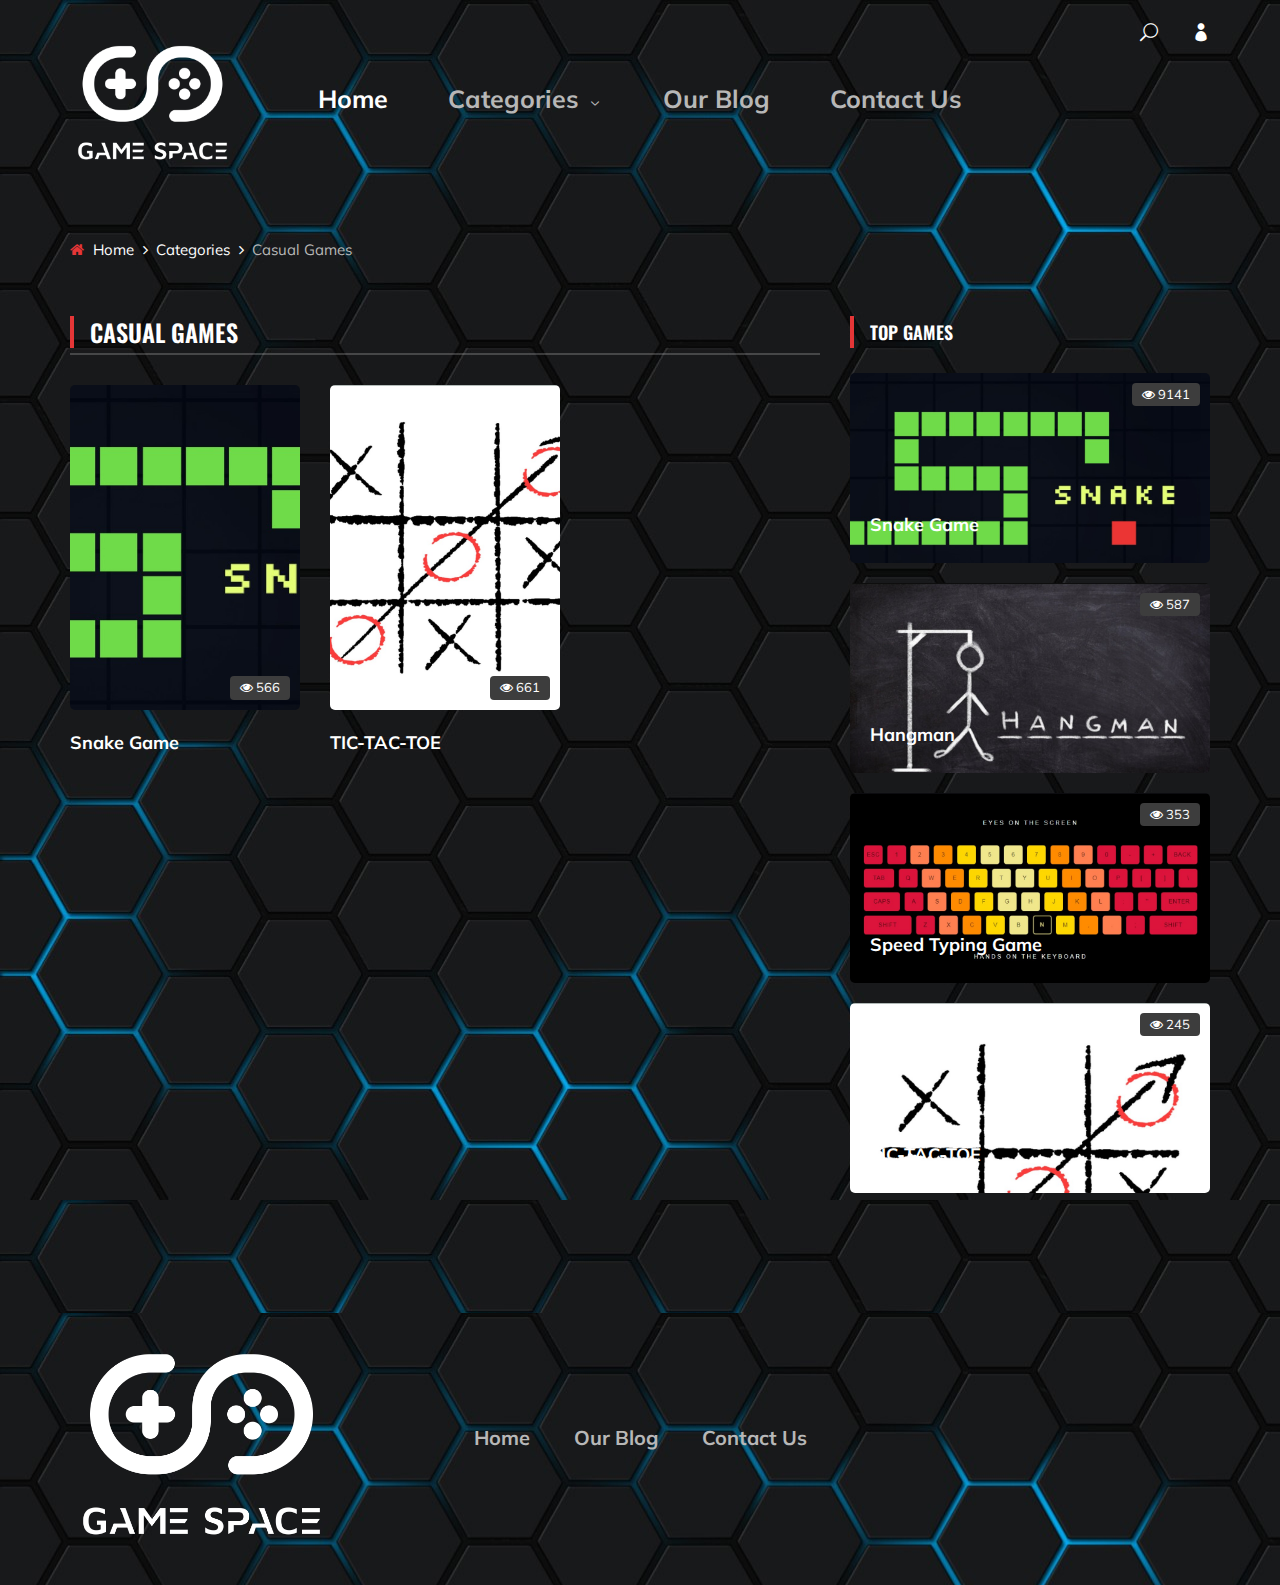
<file: casual.html>
<!DOCTYPE html>
<html lang="zxx">

<head>
    <meta charset="UTF-8">
    <meta name="description" content="Anime Template">
    <meta name="keywords" content="Anime, unica, creative, html">
    <meta name="viewport" content="width=device-width, initial-scale=1.0">
    <meta http-equiv="X-UA-Compatible" content="ie=edge">
    <title>GameSpace | Casual Games</title>

    <!-- Google Font -->
    <link href="https://fonts.googleapis.com/css2?family=Oswald:wght@300;400;500;600;700&display=swap" rel="stylesheet">
    <link href="https://fonts.googleapis.com/css2?family=Mulish:wght@300;400;500;600;700;800;900&display=swap"
    rel="stylesheet">

    <!-- Css Styles -->
    <link rel="stylesheet" href="css/bootstrap.min.css" type="text/css">
    <link rel="stylesheet" href="css/font-awesome.min.css" type="text/css">
    <link rel="stylesheet" href="css/elegant-icons.css" type="text/css">
    <link rel="stylesheet" href="css/plyr.css" type="text/css">
    <link rel="stylesheet" href="css/nice-select.css" type="text/css">
    <link rel="stylesheet" href="css/owl.carousel.min.css" type="text/css">
    <link rel="stylesheet" href="css/slicknav.min.css" type="text/css">
    <link rel="stylesheet" href="css/style.css" type="text/css">
</head>

<body>
    <body>
        <!-- Page Preloder -->
        <div id="preloder" style="display: none;">
            <div class="loader" style="display: none;"></div>
        </div>
    
        <!-- Header Section Begin -->
    <header class="header">
        <div class="container">
            <div class="row">
                <div class="col-lg-2">
                    <div class="header__logo">
                        <a href="./index.html">
                            <img src="img/logo.png" alt="">
                        </a>
                    </div>
                </div>
                <div class="col-lg-8">
                    <div class="header__nav">
                        <nav class="header__menu mobile-menu">
                            <ul>
                                <li class="active"><a href="./index.html">Home</a></li>
                                <li><a href="./index.html">Categories <span class="arrow_carrot-down"></span></a>
                                    <ol class="dropdown">
                                        <li><a href="./edu.html">Educational</a></li>
                                        <li><a href="./casual.html">Casual</a></li>
                                        <li><a href="./triv.html">Trivial</a></li>
                                    </ol>
                                </li>
                                <li><a href="./blog.html">Our Blog</a></li>
                                <li><a href="#">Contact Us</a></li>
                            </ul>
                        </nav>
                    </div>
                </div>
                <div class="col-lg-2">
                    <div class="header__right">
                        <a href="#" class="search-switch"><span class="icon_search"></span></a>
                        <a href="./login.html"><span class="icon_profile"></span></a>
                    </div>
                </div>
            </div>
            <div id="mobile-menu-wrap"></div>
        </div>
    </header>
    <!-- Header End -->
    
        <!-- Breadcrumb Begin -->
        <div class="breadcrumb-option">
            <div class="container">
                <div class="row">
                    <div class="col-lg-12">
                        <div class="breadcrumb__links">
                            <a href="./index.html"><i class="fa fa-home"></i> Home</a>
                            <a href="./categories.html">Categories</a>
                            <span>Casual Games</span>
                        </div>
                    </div>
                </div>
            </div>
        </div>
        <!-- Breadcrumb End -->
    
        <!-- Product Section Begin -->
        <section class="product-page spad">
            <div class="container">
                <div class="row">
                    <div class="col-lg-8">
                        <div class="product__page__content">
                            <div class="product__page__title">
                                <div class="row">
                                    <div class="col-lg-8 col-md-8 col-sm-6">
                                        <div class="section-title">
                                            <h4>Casual Games</h4>
                                        </div>
                                    </div>
                                    
                                </div>
                            </div>
                            <div class="row">
                                <div class="col-lg-4 col-md-6 col-sm-6">
                                    <div class="product__item">
                                        <div class="product__item__pic set-bg" data-setbg="img/hero/snake.jpg" style="background-image: url(&quot;img/hero/snake.jpg&quot;);">
                                            <div class="view"><i class="fa fa-eye"></i> 566</div>
                                        </div>
                                        <div class="product__item__text">
                                            <h5><a href="#">Snake Game</a></h5>
                                        </div>
                                    </div>
                                </div>
                                <div class="col-lg-4 col-md-6 col-sm-6">
                                    <div class="product__item">
                                        <div class="product__item__pic set-bg" data-setbg="img/hero/tic.jpg" style="background-image: url(&quot;img/hero/tic.jpg&quot;);">
                                            <div class="view"><i class="fa fa-eye"></i> 661</div>
                                        </div>
                                        <div class="product__item__text">
                                            <h5><a href="tictactoeG/index.html">TIC-TAC-TOE</a></h5>
                                        </div>
                                    </div>
                                </div>
                            </div>
                        </div>
                        
                    </div>
                    <div class="col-lg-4 col-md-4">
                        <div class="anime__details__sidebar">
                            <div class="section-title">
                                <h5>Top Games</h5>
                            </div>
                            <div class="product__sidebar__view__item set-bg" data-setbg="img/hero/snake.jpg">
                                <div class="view"><i class="fa fa-eye"></i> 9141</div>
                                <h5><a href="#">Snake Game</a></h5>
                            </div>
                            <div class="product__sidebar__view__item set-bg" data-setbg="img/hero/hang.jpg">
                                <div class="view"><i class="fa fa-eye"></i> 587</div>
                                <h5><a href="#">Hangman</a></h5>
                            </div>
                            <div class="product__sidebar__view__item set-bg" data-setbg="img/hero/type.jpg">
                                <div class="view"><i class="fa fa-eye"></i> 353</div>
                                <h5><a href="#">Speed Typing Game</a></h5>
                            </div>
                            <div class="product__sidebar__view__item set-bg" data-setbg="img/hero/tic.jpg">
                                <div class="view"><i class="fa fa-eye"></i> 245</div>
                                <h5><a href="#">TIC-TAC-TOE</a></h5>
                            </div>
                        </div>
                    </div>
    </div>
    </div>
    </section>
    <!-- Product Section End -->
    
    <!-- Footer Section Begin -->
<footer class="footer">
    <div class="container">
        <div class="row">
            <div class="col-lg-3">
                <div class="footer__logo">
                    <a href="./index.html"><img src="img/logo.png" alt=""></a>
                </div>
            </div>
            <div class="col-lg-6">
                <div class="footer__nav">
                    <ul>
                        <li class="active"><a href="./index.html">Home</a></li>
                        <li><a href="./blog.html">Our Blog</a></li>
                        <li><a href="#">Contact Us</a></li>
                    </ul>
                </div>
            </div>
          </div>
      </div>
  </footer>
  <!-- Footer Section End -->
    
      <!-- Search model Begin -->
      <div class="search-model">
        <div class="h-100 d-flex align-items-center justify-content-center">
            <div class="search-close-switch"><i class="icon_close"></i></div>
            <form class="search-model-form">
                <input type="text" id="search-input" placeholder="Search here.....">
            </form>
        </div>
    </div>
    <!-- Search model end -->
    
    <!-- Js Plugins -->
    <script src="js/jquery-3.3.1.min.js"></script>
    <script src="js/bootstrap.min.js"></script>
    <script src="js/player.js"></script>
    <script src="js/jquery.nice-select.min.js"></script>
    <script src="js/mixitup.min.js"></script>
    <script src="js/jquery.slicknav.js"></script>
    <script src="js/owl.carousel.min.js"></script>
    <script src="js/main.js"></script>
    
    <!-- Code injected by live-server -->
    <script>
        // <![CDATA[  <-- For SVG support
        if ('WebSocket' in window) {
            (function () {
                function refreshCSS() {
                    var sheets = [].slice.call(document.getElementsByTagName("link"));
                    var head = document.getElementsByTagName("head")[0];
                    for (var i = 0; i < sheets.length; ++i) {
                        var elem = sheets[i];
                        var parent = elem.parentElement || head;
                        parent.removeChild(elem);
                        var rel = elem.rel;
                        if (elem.href && typeof rel != "string" || rel.length == 0 || rel.toLowerCase() == "stylesheet") {
                            var url = elem.href.replace(/(&|\?)_cacheOverride=\d+/, '');
                            elem.href = url + (url.indexOf('?') >= 0 ? '&' : '?') + '_cacheOverride=' + (new Date().valueOf());
                        }
                        parent.appendChild(elem);
                    }
                }
                var protocol = window.location.protocol === 'http:' ? 'ws://' : 'wss://';
                var address = protocol + window.location.host + window.location.pathname + '/ws';
                var socket = new WebSocket(address);
                socket.onmessage = function (msg) {
                    if (msg.data == 'reload') window.location.reload();
                    else if (msg.data == 'refreshcss') refreshCSS();
                };
                if (sessionStorage && !sessionStorage.getItem('IsThisFirstTime_Log_From_LiveServer')) {
                    console.log('Live reload enabled.');
                    sessionStorage.setItem('IsThisFirstTime_Log_From_LiveServer', true);
                }
            })();
        }
        else {
            console.error('Upgrade your browser. This Browser is NOT supported WebSocket for Live-Reloading.');
        }
        // ]]>
    </script>
    
    
    </body>
    </body>

    </html>
</file>
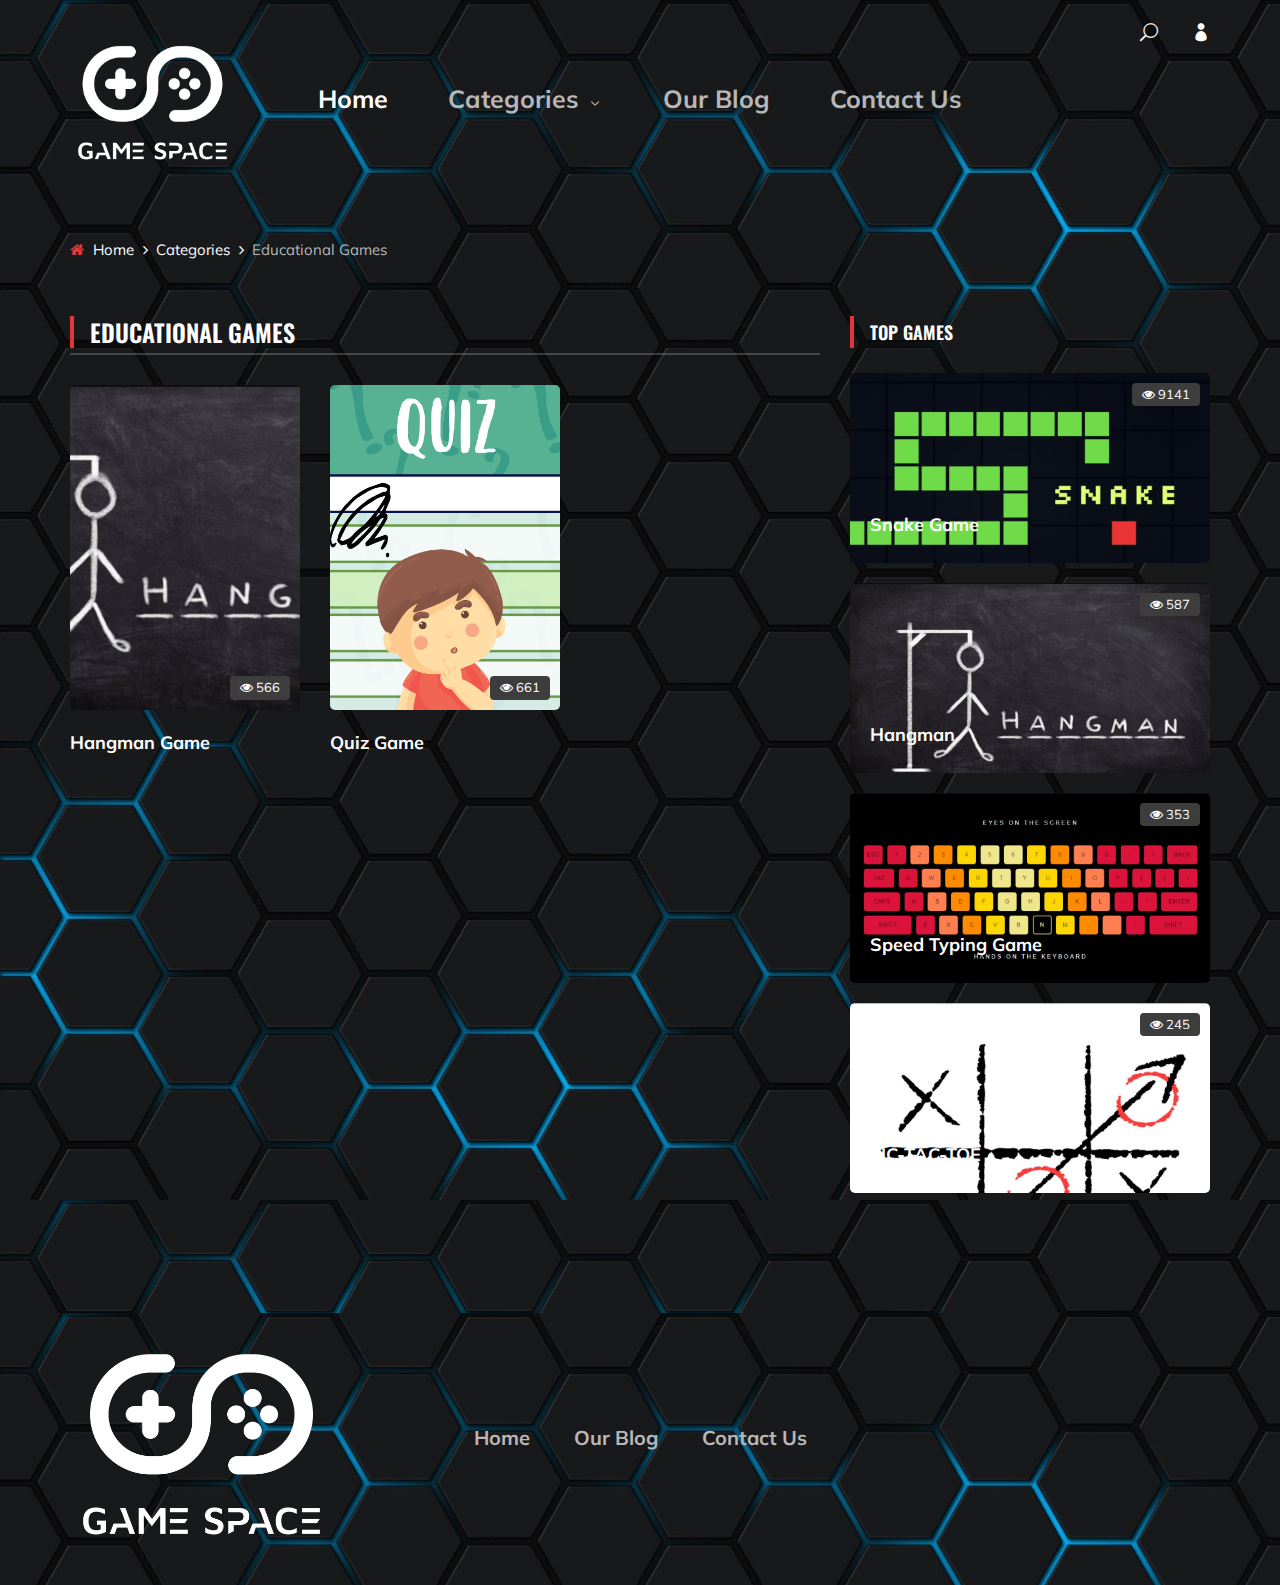
<file: edu.html>
<!DOCTYPE html>
<html lang="zxx">

<head>
    <meta charset="UTF-8">
    <meta name="description" content="Anime Template">
    <meta name="keywords" content="Anime, unica, creative, html">
    <meta name="viewport" content="width=device-width, initial-scale=1.0">
    <meta http-equiv="X-UA-Compatible" content="ie=edge">
    <title>GameSpace | Educational Games</title>

    <!-- Google Font -->
    <link href="https://fonts.googleapis.com/css2?family=Oswald:wght@300;400;500;600;700&display=swap" rel="stylesheet">
    <link href="https://fonts.googleapis.com/css2?family=Mulish:wght@300;400;500;600;700;800;900&display=swap"
    rel="stylesheet">

    <!-- Css Styles -->
    <link rel="stylesheet" href="css/bootstrap.min.css" type="text/css">
    <link rel="stylesheet" href="css/font-awesome.min.css" type="text/css">
    <link rel="stylesheet" href="css/elegant-icons.css" type="text/css">
    <link rel="stylesheet" href="css/plyr.css" type="text/css">
    <link rel="stylesheet" href="css/nice-select.css" type="text/css">
    <link rel="stylesheet" href="css/owl.carousel.min.css" type="text/css">
    <link rel="stylesheet" href="css/slicknav.min.css" type="text/css">
    <link rel="stylesheet" href="css/style.css" type="text/css">
</head>

<body>
    <body>
        <!-- Page Preloder -->
        <div id="preloder" style="display: none;">
            <div class="loader" style="display: none;"></div>
        </div>
    
        <!-- Header Section Begin -->
    <header class="header">
        <div class="container">
            <div class="row">
                <div class="col-lg-2">
                    <div class="header__logo">
                        <a href="./index.html">
                            <img src="img/logo.png" alt="">
                        </a>
                    </div>
                </div>
                <div class="col-lg-8">
                    <div class="header__nav">
                        <nav class="header__menu mobile-menu">
                            <ul>
                                <li class="active"><a href="./index.html">Home</a></li>
                                <li><a href="./index.html">Categories <span class="arrow_carrot-down"></span></a>
                                    <ol class="dropdown">
                                        <li><a href="./edu.html">Educational</a></li>
                                        <li><a href="./casual.html">Casual</a></li>
                                        <li><a href="./triv.html">Trivial</a></li>
                                    </ol>
                                </li>
                                <li><a href="./blog.html">Our Blog</a></li>
                                <li><a href="#">Contact Us</a></li>
                            </ul>
                        </nav>
                    </div>
                </div>
                <div class="col-lg-2">
                    <div class="header__right">
                        <a href="#" class="search-switch"><span class="icon_search"></span></a>
                        <a href="./login.html"><span class="icon_profile"></span></a>
                    </div>
                </div>
            </div>
            <div id="mobile-menu-wrap"></div>
        </div>
    </header>
    <!-- Header End -->
    
        <!-- Breadcrumb Begin -->
        <div class="breadcrumb-option">
            <div class="container">
                <div class="row">
                    <div class="col-lg-12">
                        <div class="breadcrumb__links">
                            <a href="./index.html"><i class="fa fa-home"></i> Home</a>
                            <a href="./categories.html">Categories</a>
                            <span>Educational Games</span>
                        </div>
                    </div>
                </div>
            </div>
        </div>
        <!-- Breadcrumb End -->
    
        <!-- Product Section Begin -->
        <section class="product-page spad">
            <div class="container">
                <div class="row">
                    <div class="col-lg-8">
                        <div class="product__page__content">
                            <div class="product__page__title">
                                <div class="row">
                                    <div class="col-lg-8 col-md-8 col-sm-6">
                                        <div class="section-title">
                                            <h4>Educational Games</h4>
                                        </div>
                                    </div>
                                    
                                </div>
                            </div>
                            
                            <div class="row">
                                <div class="col-lg-4 col-md-6 col-sm-6">
                                    <div class="product__item">
                                        <div class="product__item__pic set-bg" data-setbg="img/hero/hang.jpg" style="background-image: url(&quot;img/hero/hang.jpg&quot;);">
                                            <div class="view"><i class="fa fa-eye"></i> 566</div>
                                        </div>
                                        <div class="product__item__text">
                                            <h5><a href="Hangman Game/index.html">Hangman Game</a></h5>
                                        </div>
                                    </div>
                                </div>
                                <div class="col-lg-4 col-md-6 col-sm-6">
                                    <div class="product__item">
                                        <div class="product__item__pic set-bg" data-setbg="img/hero/quiz.png" style="background-image: url(&quot;img/hero/quiz.png&quot;);">
                                            <div class="view"><i class="fa fa-eye"></i> 661</div>
                                        </div>
                                        <div class="product__item__text">
                                            <h5><a href="#">Quiz Game</a></h5>
                                        </div>
                                    </div>
                                </div>
                            </div>
                        </div>
                        
                    </div>
                    <div class="col-lg-4 col-md-4">
                        <div class="anime__details__sidebar">
                            <div class="section-title">
                                <h5>Top Games</h5>
                            </div>
                            <div class="product__sidebar__view__item set-bg" data-setbg="img/hero/snake.jpg">
                                <div class="view"><i class="fa fa-eye"></i> 9141</div>
                                <h5><a href="#">Snake Game</a></h5>
                            </div>
                            <div class="product__sidebar__view__item set-bg" data-setbg="img/hero/hang.jpg">
                                <div class="view"><i class="fa fa-eye"></i> 587</div>
                                <h5><a href="#">Hangman</a></h5>
                            </div>
                            <div class="product__sidebar__view__item set-bg" data-setbg="img/hero/type.jpg">
                                <div class="view"><i class="fa fa-eye"></i> 353</div>
                                <h5><a href="#">Speed Typing Game</a></h5>
                            </div>
                            <div class="product__sidebar__view__item set-bg" data-setbg="img/hero/tic.jpg">
                                <div class="view"><i class="fa fa-eye"></i> 245</div>
                                <h5><a href="#">TIC-TAC-TOE</a></h5>
                            </div>
                        </div>
                    </div>
    </div>
    </div>
    </section>
    <!-- Product Section End -->
    
    <!-- Footer Section Begin -->
<footer class="footer">
    <div class="container">
        <div class="row">
            <div class="col-lg-3">
                <div class="footer__logo">
                    <a href="./index.html"><img src="img/logo.png" alt=""></a>
                </div>
            </div>
            <div class="col-lg-6">
                <div class="footer__nav">
                    <ul>
                        <li class="active"><a href="./index.html">Home</a></li>
                        <li><a href="./blog.html">Our Blog</a></li>
                        <li><a href="#">Contact Us</a></li>
                    </ul>
                </div>
            </div>
          </div>
      </div>
  </footer>
  <!-- Footer Section End -->
    
      <!-- Search model Begin -->
      <div class="search-model">
        <div class="h-100 d-flex align-items-center justify-content-center">
            <div class="search-close-switch"><i class="icon_close"></i></div>
            <form class="search-model-form">
                <input type="text" id="search-input" placeholder="Search here.....">
            </form>
        </div>
    </div>
    <!-- Search model end -->
    
    <!-- Js Plugins -->
    <script src="js/jquery-3.3.1.min.js"></script>
    <script src="js/bootstrap.min.js"></script>
    <script src="js/player.js"></script>
    <script src="js/jquery.nice-select.min.js"></script>
    <script src="js/mixitup.min.js"></script>
    <script src="js/jquery.slicknav.js"></script>
    <script src="js/owl.carousel.min.js"></script>
    <script src="js/main.js"></script>
    
    <!-- Code injected by live-server -->
    <script>
        // <![CDATA[  <-- For SVG support
        if ('WebSocket' in window) {
            (function () {
                function refreshCSS() {
                    var sheets = [].slice.call(document.getElementsByTagName("link"));
                    var head = document.getElementsByTagName("head")[0];
                    for (var i = 0; i < sheets.length; ++i) {
                        var elem = sheets[i];
                        var parent = elem.parentElement || head;
                        parent.removeChild(elem);
                        var rel = elem.rel;
                        if (elem.href && typeof rel != "string" || rel.length == 0 || rel.toLowerCase() == "stylesheet") {
                            var url = elem.href.replace(/(&|\?)_cacheOverride=\d+/, '');
                            elem.href = url + (url.indexOf('?') >= 0 ? '&' : '?') + '_cacheOverride=' + (new Date().valueOf());
                        }
                        parent.appendChild(elem);
                    }
                }
                var protocol = window.location.protocol === 'http:' ? 'ws://' : 'wss://';
                var address = protocol + window.location.host + window.location.pathname + '/ws';
                var socket = new WebSocket(address);
                socket.onmessage = function (msg) {
                    if (msg.data == 'reload') window.location.reload();
                    else if (msg.data == 'refreshcss') refreshCSS();
                };
                if (sessionStorage && !sessionStorage.getItem('IsThisFirstTime_Log_From_LiveServer')) {
                    console.log('Live reload enabled.');
                    sessionStorage.setItem('IsThisFirstTime_Log_From_LiveServer', true);
                }
            })();
        }
        else {
            console.error('Upgrade your browser. This Browser is NOT supported WebSocket for Live-Reloading.');
        }
        // ]]>
    </script>
    
    
    </body>
    </body>

    </html>
</file>
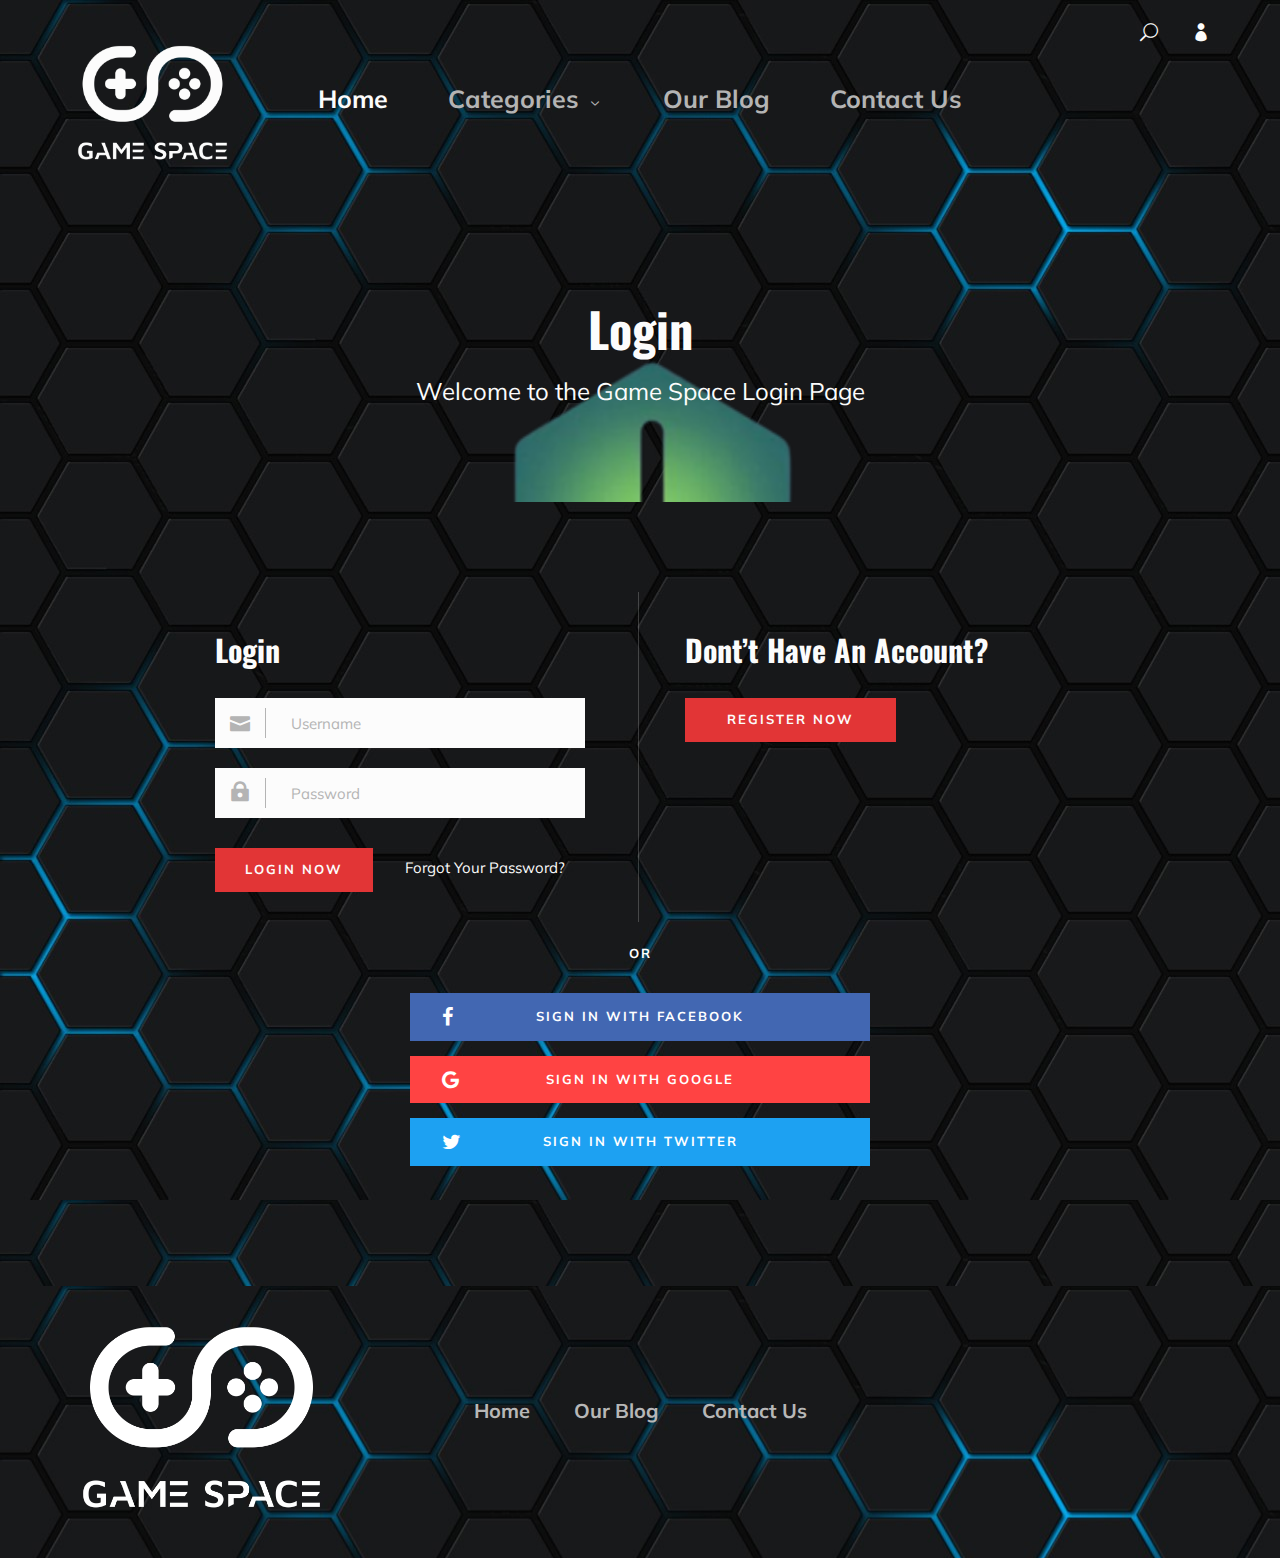
<file: login.html>
<!DOCTYPE html>
<html lang="zxx">

<head>
    <meta charset="UTF-8">
    <meta name="description" content="Anime Template">
    <meta name="keywords" content="Anime, unica, creative, html">
    <meta name="viewport" content="width=device-width, initial-scale=1.0">
    <meta http-equiv="X-UA-Compatible" content="ie=edge">
    <title>GameSpace | Login</title>

    <!-- Google Font -->
    <link href="https://fonts.googleapis.com/css2?family=Oswald:wght@300;400;500;600;700&display=swap" rel="stylesheet">
    <link href="https://fonts.googleapis.com/css2?family=Mulish:wght@300;400;500;600;700;800;900&display=swap"
    rel="stylesheet">

    <!-- Css Styles -->
    <link rel="stylesheet" href="css/bootstrap.min.css" type="text/css">
    <link rel="stylesheet" href="css/font-awesome.min.css" type="text/css">
    <link rel="stylesheet" href="css/elegant-icons.css" type="text/css">
    <link rel="stylesheet" href="css/plyr.css" type="text/css">
    <link rel="stylesheet" href="css/nice-select.css" type="text/css">
    <link rel="stylesheet" href="css/owl.carousel.min.css" type="text/css">
    <link rel="stylesheet" href="css/slicknav.min.css" type="text/css">
    <link rel="stylesheet" href="css/style.css" type="text/css">
</head>

<body>
    <!-- Page Preloder -->
    <div id="preloder">
        <div class="loader"></div>
    </div>

    <!-- Header Section Begin -->
    <header class="header">
        <div class="container">
            <div class="row">
                <div class="col-lg-2">
                    <div class="header__logo">
                        <a href="./index.html">
                            <img src="img/logo.png" alt="">
                        </a>
                    </div>
                </div>
                <div class="col-lg-8">
                    <div class="header__nav">
                        <nav class="header__menu mobile-menu">
                            <ul>
                                <li class="active"><a href="./index.html">Home</a></li>
                                <li><a href="./index.html">Categories <span class="arrow_carrot-down"></span></a>
                                    <ol class="dropdown">
                                        <li><a href="./edu.html">Educational</a></li>
                                        <li><a href="./casual.html">Casual</a></li>
                                        <li><a href="./triv.html">Trivial</a></li>
                                    </ol>
                                </li>
                                <li><a href="./blog.html">Our Blog</a></li>
                                <li><a href="#">Contact Us</a></li>
                            </ul>
                        </nav>
                    </div>
                </div>
                <div class="col-lg-2">
                    <div class="header__right">
                        <a href="#" class="search-switch"><span class="icon_search"></span></a>
                        <a href="./login.html"><span class="icon_profile"></span></a>
                    </div>
                </div>
            </div>
            <div id="mobile-menu-wrap"></div>
        </div>
    </header>
    <!-- Header End -->

    <!-- Normal Breadcrumb Begin -->
    <section class="normal-breadcrumb set-bg" data-setbg="logo.png" >
        <div class="container">
            <div class="row">
                <div class="col-lg-12 text-center">
                    <div class="normal__breadcrumb__text">
                        <h2>Login</h2>
                        <p>Welcome to the Game Space Login Page</p>
                    </div>
                </div>
            </div>
        </div>
    </section>
    <!-- Normal Breadcrumb End -->

    <!-- Login Section Begin -->
    <section class="login spad">
        <div class="container">
            <div class="row">
                <div class="col-lg-6">
                    <div class="login__form">
                        <h3>Login</h3>
                        <form action="login.php" method="post">
                            <div class="input__item">
                                <input type="text" placeholder="Username" name="username">
                                <span class="icon_mail"></span>
                            </div>
                            <div class="input__item">
                                <input type="text" placeholder="Password" name="password">
                                <span class="icon_lock"></span>
                            </div>
                            <button type="submit" class="site-btn">Login Now</button>
                        </form>
                        <a href="#" class="forget_pass">Forgot Your Password?</a>
                    </div>
                </div>
                <div class="col-lg-6">
                    <div class="login__register">
                        <h3>Dont’t Have An Account?</h3>
                        <a href="register.html" class="primary-btn">Register Now</a>
                    </div>
                </div>
            </div>
            <div class="login__social">
                <div class="row d-flex justify-content-center">
                    <div class="col-lg-6">
                        <div class="login__social__links">
                            <span>or</span>
                            <ul>
                                <li><a href="#" class="facebook"><i class="fa fa-facebook"></i> Sign in With
                                Facebook</a></li>
                                <li><a href="#" class="google"><i class="fa fa-google"></i> Sign in With Google</a></li>
                                <li><a href="#" class="twitter"><i class="fa fa-twitter"></i> Sign in With Twitter</a>
                                </li>
                            </ul>
                        </div>
                    </div>
                </div>
            </div>
        </div>
    </section>
    <!-- Login Section End -->

    <!-- Footer Section Begin -->
<!-- Footer Section Begin -->
<footer class="footer">
    <div class="container">
        <div class="row">
            <div class="col-lg-3">
                <div class="footer__logo">
                    <a href="./index.html"><img src="img/logo.png" alt=""></a>
                </div>
            </div>
            <div class="col-lg-6">
                <div class="footer__nav">
                    <ul>
                        <li class="active"><a href="./index.html">Home</a></li>
                        <li><a href="./blog.html">Our Blog</a></li>
                        <li><a href="#">Contact Us</a></li>
                    </ul>
                </div>
            </div>
          </div>
      </div>
  </footer>
  <!-- Footer Section End -->

      <!-- Search model Begin -->
      <div class="search-model">
        <div class="h-100 d-flex align-items-center justify-content-center">
            <div class="search-close-switch"><i class="icon_close"></i></div>
            <form class="search-model-form">
                <input type="text" id="search-input" placeholder="Search here.....">
            </form>
        </div>
    </div>
    <!-- Search model end -->

    <!-- Js Plugins -->
    <script src="js/jquery-3.3.1.min.js"></script>
    <script src="js/bootstrap.min.js"></script>
    <script src="js/player.js"></script>
    <script src="js/jquery.nice-select.min.js"></script>
    <script src="js/mixitup.min.js"></script>
    <script src="js/jquery.slicknav.js"></script>
    <script src="js/owl.carousel.min.js"></script>
    <script src="js/main.js"></script>


</body>

</html>
</file>
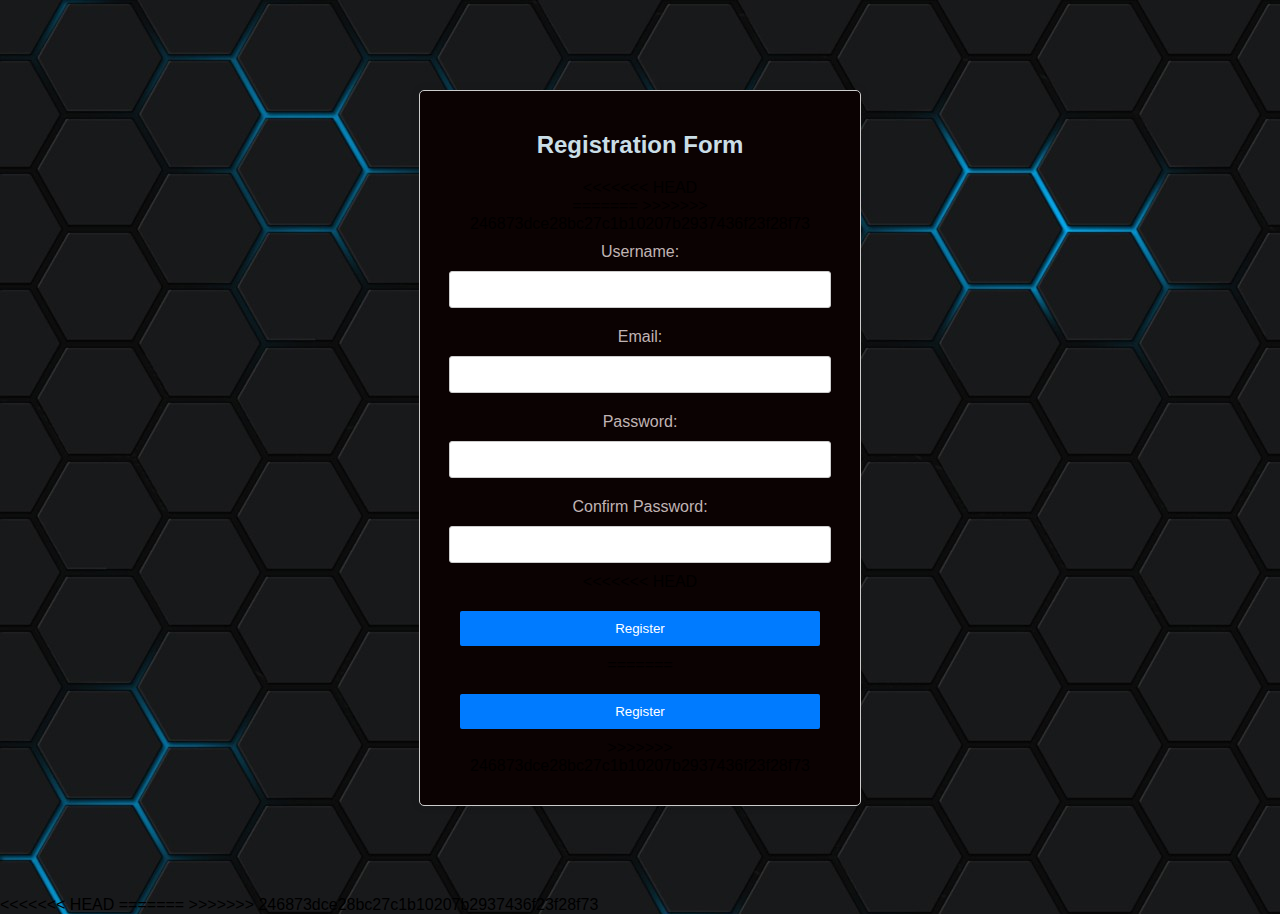
<file: register.html>
<!DOCTYPE html>
<html>
<head>
    <title>Registration Form</title>
    <link rel="stylesheet" type="text/css" href="css/register.css">
</head>
<body>
    <div class="container">
        <h2>Registration Form</h2>
<<<<<<< HEAD
        <form id="registrationForm" action="/registeration.php" method="post" onsubmit="return validateForm()">
=======
        <form id="registrationForm" action="register.php" method="post" onsubmit="return validateForm()">
>>>>>>> 246873dce28bc27c1b10207b2937436f23f28f73
            <label for="username">Username:</label>
            <input type="text" id="username" name="username" required>
            
            <label for="email">Email:</label>
            <input type="email" id="email" name="email" required>
            
            <label for="password">Password:</label>
            <input type="password" id="password" name="password" required>
            
            <label for="confirmPassword">Confirm Password:</label>
            <input type="password" id="confirmPassword" name="confirmPassword" required>
            
<<<<<<< HEAD
            <input type="button" value="Register" id="registerBtn" name="registerBtn" onclick="validateForm()">
=======
            <input type="button" value="Register" id="registerBtn" disabled>
>>>>>>> 246873dce28bc27c1b10207b2937436f23f28f73
        </form>
        <div id="error"></div>
        <div id="successMessage"></div>
    </div>
    
    <script src="register.js"></script>
<<<<<<< HEAD
    <!-- INSERT INTO `registration` (`sno`, `username`, `email`, `password`, `created_at`) VALUES ('1', 'shrutshere', 'shrutinaik2317@gmail.com', 'ShrutiNaik@2003', current_timestamp()); -->
=======
>>>>>>> 246873dce28bc27c1b10207b2937436f23f28f73
</body>
</html>
</file>
<file: mineG/minesweeper.css>
body {
    font-family: Arial, Helvetica, sans-serif;
    font-weight: bold;
    text-align: center;
}

#board {
    width: 400px;
    height: 400px;
    border: 10px solid darkgray;
    background-color: lightgray;

    margin: 0 auto;
    display: flex;
    flex-wrap: wrap;
}

#board div {
    width: 48px;
    height: 48px;
    border: 1px solid whitesmoke;

    /* text */
    font-size: 30px;
    display: flex;
    justify-content: center;
    align-items: center;
}

.tile-clicked {
    background-color: darkgrey;
}

.x1 {
    color: blue;
}

.x2 {
    color: green;
}

.x3 {
    color: red;
}

.x4 {
    color: navy;
}

.x5 {
    color: brown;
}

.x6 {
    color: teal;
}

.x7 {
    color: black;
}

.x8 {
    color: gray;
}

#flag-button {
    width: 100px;
    height: 50px;
    font-size: 30px;
    background-color: lightgray;
    border: none;
}
</file>
<file: Quiz Application with Timer/style.css>
/* importing google fonts */
@import url('https://fonts.googleapis.com/css2?family=Poppins:wght@200;300;400;500;600;700&display=swap');
*{
    margin: 0;
    padding: 0;
    box-sizing: border-box;
    font-family: 'Poppins', sans-serif;
}

body{
    background: #007bff;
}

::selection{
    color: #fff;
    background: #007bff;
}

.start_btn,
.info_box,
.quiz_box,
.result_box{
    position: absolute;
    top: 50%;
    left: 50%;
    transform: translate(-50%, -50%);
    box-shadow: 0 4px 8px 0 rgba(0, 0, 0, 0.2), 
                0 6px 20px 0 rgba(0, 0, 0, 0.19);
}

.info_box.activeInfo,
.quiz_box.activeQuiz,
.result_box.activeResult{
    opacity: 1;
    z-index: 5;
    pointer-events: auto;
    transform: translate(-50%, -50%) scale(1);
}

.start_btn button{
    font-size: 25px;
    font-weight: 500;
    color: #007bff;
    padding: 15px 30px;
    outline: none;
    border: none;
    border-radius: 5px;
    background: #fff;
    cursor: pointer;
}

.info_box{
    width: 540px;
    background: #fff;
    border-radius: 5px;
    transform: translate(-50%, -50%) scale(0.9);
    opacity: 0;
    pointer-events: none;
    transition: all 0.3s ease;
}

.info_box .info-title{
    height: 60px;
    width: 100%;
    border-bottom: 1px solid lightgrey;
    display: flex;
    align-items: center;
    padding: 0 30px;
    border-radius: 5px 5px 0 0;
    font-size: 20px;
    font-weight: 600;
}

.info_box .info-list{
    padding: 15px 30px;
}

.info_box .info-list .info{
    margin: 5px 0;
    font-size: 17px;
}

.info_box .info-list .info span{
    font-weight: 600;
    color: #007bff;
}
.info_box .buttons{
    height: 60px;
    display: flex;
    align-items: center;
    justify-content: flex-end;
    padding: 0 30px;
    border-top: 1px solid lightgrey;
}

.info_box .buttons button{
    margin: 0 5px;
    height: 40px;
    width: 100px;
    font-size: 16px;
    font-weight: 500;
    cursor: pointer;
    border: none;
    outline: none;
    border-radius: 5px;
    border: 1px solid #007bff;
    transition: all 0.3s ease;
}

.quiz_box{
    width: 550px;
    background: #fff;
    border-radius: 5px;
    transform: translate(-50%, -50%) scale(0.9);
    opacity: 0;
    pointer-events: none;
    transition: all 0.3s ease;
}

.quiz_box header{
    position: relative;
    z-index: 2;
    height: 70px;
    padding: 0 30px;
    background: #fff;
    border-radius: 5px 5px 0 0;
    display: flex;
    align-items: center;
    justify-content: space-between;
    box-shadow: 0px 3px 5px 1px rgba(0,0,0,0.1);
}

.quiz_box header .title{
    font-size: 20px;
    font-weight: 600;
}

.quiz_box header .timer{
    color: #004085;
    background: #cce5ff;
    border: 1px solid #b8daff;
    height: 45px;
    padding: 0 8px;
    border-radius: 5px;
    display: flex;
    align-items: center;
    justify-content: space-between;
    width: 145px;
}

.quiz_box header .timer .time_left_txt{
    font-weight: 400;
    font-size: 17px;
    user-select: none;
}

.quiz_box header .timer .timer_sec{
    font-size: 18px;
    font-weight: 500;
    height: 30px;
    width: 45px;
    color: #fff;
    border-radius: 5px;
    line-height: 30px;
    text-align: center;
    background: #343a40;
    border: 1px solid #343a40;
    user-select: none;
}

.quiz_box header .time_line{
    position: absolute;
    bottom: 0px;
    left: 0px;
    height: 3px;
    background: #007bff;
}

section{
    padding: 25px 30px 20px 30px;
    background: #fff;
}

section .que_text{
    font-size: 25px;
    font-weight: 600;
}

section .option_list{
    padding: 20px 0px;
    display: block;   
}

section .option_list .option{
    background: aliceblue;
    border: 1px solid #84c5fe;
    border-radius: 5px;
    padding: 8px 15px;
    font-size: 17px;
    margin-bottom: 15px;
    cursor: pointer;
    transition: all 0.3s ease;
    display: flex;
    align-items: center;
    justify-content: space-between;
}

section .option_list .option:last-child{
    margin-bottom: 0px;
}

section .option_list .option:hover{
    color: #004085;
    background: #cce5ff;
    border: 1px solid #b8daff;
}

section .option_list .option.correct{
    color: #155724;
    background: #d4edda;
    border: 1px solid #c3e6cb;
}

section .option_list .option.incorrect{
    color: #721c24;
    background: #f8d7da;
    border: 1px solid #f5c6cb;
}

section .option_list .option.disabled{
    pointer-events: none;
}

section .option_list .option .icon{
    height: 26px;
    width: 26px;
    border: 2px solid transparent;
    border-radius: 50%;
    text-align: center;
    font-size: 13px;
    pointer-events: none;
    transition: all 0.3s ease;
    line-height: 24px;
}
.option_list .option .icon.tick{
    color: #23903c;
    border-color: #23903c;
    background: #d4edda;
}

.option_list .option .icon.cross{
    color: #a42834;
    background: #f8d7da;
    border-color: #a42834;
}

footer{
    height: 60px;
    padding: 0 30px;
    display: flex;
    align-items: center;
    justify-content: space-between;
    border-top: 1px solid lightgrey;
}

footer .total_que span{
    display: flex;
    user-select: none;
}

footer .total_que span p{
    font-weight: 500;
    padding: 0 5px;
}

footer .total_que span p:first-child{
    padding-left: 0px;
}

footer button{
    height: 40px;
    padding: 0 13px;
    font-size: 18px;
    font-weight: 400;
    cursor: pointer;
    border: none;
    outline: none;
    color: #fff;
    border-radius: 5px;
    background: #007bff;
    border: 1px solid #007bff;
    line-height: 10px;
    opacity: 0;
    pointer-events: none;
    transform: scale(0.95);
    transition: all 0.3s ease;
}

footer button:hover{
    background: #0263ca;
}

footer button.show{
    opacity: 1;
    pointer-events: auto;
    transform: scale(1);
}

.result_box{
    background: #fff;
    border-radius: 5px;
    display: flex;
    padding: 25px 30px;
    width: 450px;
    align-items: center;
    flex-direction: column;
    justify-content: center;
    transform: translate(-50%, -50%) scale(0.9);
    opacity: 0;
    pointer-events: none;
    transition: all 0.3s ease;
}

.result_box .icon{
    font-size: 100px;
    color: #007bff;
    margin-bottom: 10px;
}

.result_box .complete_text{
    font-size: 20px;
    font-weight: 500;
}

.result_box .score_text span{
    display: flex;
    margin: 10px 0;
    font-size: 18px;
    font-weight: 500;
}

.result_box .score_text span p{
    padding: 0 4px;
    font-weight: 600;
}

.result_box .buttons{
    display: flex;
    margin: 20px 0;
}

.result_box .buttons button{
    margin: 0 10px;
    height: 45px;
    padding: 0 20px;
    font-size: 18px;
    font-weight: 500;
    cursor: pointer;
    border: none;
    outline: none;
    border-radius: 5px;
    border: 1px solid #007bff;
    transition: all 0.3s ease;
}

.buttons button.restart{
    color: #fff;
    background: #007bff;
}

.buttons button.restart:hover{
    background: #0263ca;
}

.buttons button.quit{
    color: #007bff;
    background: #fff;
}

.buttons button.quit:hover{
    color: #fff;
    background: #007bff;
}
</file>
<file: Snake Game/style.css>
/* Import Google font */
@import url('https://fonts.googleapis.com/css2?family=Open+Sans:wght@400;500;600;700&display=swap');
* {
  margin: 0;
  padding: 0;
  box-sizing: border-box;
  font-family: 'Open Sans', sans-serif;
}
body {
  display: flex;
  align-items: center;
  justify-content: center;
  min-height: 100vh;
  background: #E3F2FD;
}
.wrapper {
  width: 65vmin;
  height: 70vmin;
  display: flex;
  overflow: hidden;
  flex-direction: column;
  justify-content: center;
  border-radius: 5px;
  background: #293447;
  box-shadow: 0 20px 40px rgba(52, 87, 220, 0.2);
}
.game-details {
  color: #B8C6DC;
  font-weight: 500;
  font-size: 1.2rem;
  padding: 20px 27px;
  display: flex;
  justify-content: space-between;
}
.play-board {
  height: 100%;
  width: 100%;
  display: grid;
  background: #212837;
  grid-template: repeat(30, 1fr) / repeat(30, 1fr);
}
.play-board .food {
  background: #FF003D;
}
.play-board .head {
  background: #60CBFF;
}

.controls {
  display: none;
  justify-content: space-between;
}
.controls i {
  padding: 25px 0;
  text-align: center;
  font-size: 1.3rem;
  color: #B8C6DC;
  width: calc(100% / 4);
  cursor: pointer;
  border-right: 1px solid #171B26;
}

@media screen and (max-width: 800px) {
  .wrapper {
    width: 90vmin;
    height: 115vmin;
  }
  .game-details {
    font-size: 1rem;
    padding: 15px 27px;
  }
  .controls {
    display: flex;
  }
  .controls i {
    padding: 15px 0;
    font-size: 1rem;
  }
}
</file>
<file: tictactoeG/style.css>
@import url('https://fonts.googleapis.com/css2?family=Poppins:wght@200;300;400;500;600;700&display=swap');
*{
  margin: 0;
  padding: 0;
  box-sizing: border-box;
  font-family: 'Poppins', sans-serif;
}
::selection{
  color: #fff;
  background:#56baed;
}
body{
  background:#56baed;
}
.select-box, .play-board, .result-box{
  position: absolute;
  top: 50%;
  left: 50%;
  transform: translate(-50%, -50%);
  transition: all 0.3s ease;
}
.select-box{
  background: #fff;
  padding: 20px 25px 25px;
  border-radius: 5px;
  max-width: 400px;
  width: 100%;
}
.select-box.hide{
  opacity: 0;
  pointer-events: none;
}
.select-box header{
  font-size: 30px;
  font-weight: 600;
  padding-bottom: 10px;
  border-bottom: 1px solid lightgrey;
}
.select-box .title{
  font-size: 22px;
  font-weight: 500;
  margin: 20px 0;
}
.select-box .options{
  display: flex;
  width: 100%;
}
.options button{
  width: 100%;
  font-size: 20px;
  font-weight: 500;
  padding: 10px 0;
  border: none;
  background: #56baed;
  border-radius: 5px;
  color: #fff;
  outline: none;
  cursor: pointer;
  transition: all 0.3s ease;
}
.options button:hover,
.btn button:hover{
  transform: scale(0.96);
}
.options button.playerX{
  margin-right: 5px;
}
.options button.playerO{
  margin-left: 5px;
}
.select-box .credit{
  text-align: center;
  margin-top: 20px;
  font-size: 18px;
  font-weight: 500;
}
.select-box .credit a{
  color: #56baed;
  text-decoration: none;
}
.select-box .credit a:hover{
  text-decoration: underline;
}

.play-board{
  opacity: 0;
  pointer-events: none;
  transform: translate(-50%, -50%) scale(0.9);
}
.play-board.show{
  opacity: 1;
  pointer-events: auto;
  transform: translate(-50%, -50%) scale(1);
}
.play-board .details{
  padding: 7px;
  border-radius: 5px;
  background: #fff;
}
.play-board .players{
  width: 100%;
  display: flex;
  position: relative;
  justify-content: space-between;
}
.players span{
  position: relative;
  z-index: 2;
  color: #56baed;
  font-size: 20px;
  font-weight: 500;
  padding: 10px 0;
  width: 100%;
  text-align: center;
  cursor: default;
  user-select: none;
  transition: all 0.3 ease;
}
.players.active span:first-child{
  color: #fff;
}
.players.active span:last-child{
  color: #56baed;
}
.players span:first-child{
  color: #fff;
}
.players .slider{
  position: absolute;
  top: 0;
  left: 0;
  width: 50%;
  height: 100%;
  background: #56baed;
  border-radius: 5px;
  transition: all 0.3s ease;
}
.players.active .slider{
  left: 50%;
}
.players.active span:first-child{
  color: #56baed;
}
.players.active span:nth-child(2){
  color: #fff;
}
.players.active .slider{
  left: 50%;
}
.play-area{
  margin-top: 20px;
}
.play-area section{
  display: flex;
  margin-bottom: 1px;
}
.play-area section span{
  display: block;
  height: 90px;
  width: 90px;
  margin: 2px;
  color: #56baed;
  font-size: 40px;
  line-height: 80px;
  text-align: center;
  border-radius: 5px;
  background: #fff;
}

.result-box{
  padding: 25px 20px;
  border-radius: 5px;
  max-width: 400px;
  width: 100%;
  opacity: 0;
  text-align: center;
  background: #fff;
  pointer-events: none;
  transform: translate(-50%, -50%) scale(0.9);
}
.result-box.show{
  opacity: 1;
  pointer-events: auto;
  transform: translate(-50%, -50%) scale(1);
}
.result-box .won-text{
  font-size: 30px;
  font-weight: 500;
  display: flex;
  justify-content: center;
}
.result-box .won-text p{
  font-weight: 600;
  margin: 0 5px;
}
.result-box .btn{
  width: 100%;
  margin-top: 25px;
  display: flex;
  justify-content: center;
}
.btn button{
  font-size: 18px;
  font-weight: 500;
  padding: 8px 20px;
  border: none;
  background: #56baed;
  border-radius: 5px;
  color: #fff;
  outline: none;
  cursor: pointer;
  transition: all 0.3s ease;
}
</file>
<file: typeG/style.css>
/* Import Google Font - Poppins */
@import url('https://fonts.googleapis.com/css2?family=Poppins:wght@400;500;600;700&display=swap');
*{
  margin: 0;
  padding: 0;
  box-sizing: border-box;
  font-family: 'Poppins', sans-serif;
}
body{
  display: flex;
  padding: 0 10px;
  align-items: center;
  justify-content: center;
  min-height: 100vh;
  background: #17A2B8;
}
::selection{
  color: #fff;
  background: #17A2B8;
}
.wrapper{
  width: 770px;
  padding: 35px;
  background: #fff;
  border-radius: 10px;
  box-shadow: 0 10px 15px rgba(0,0,0,0.05);
}
.wrapper .input-field{
  opacity: 0;
  z-index: -999;
  position: absolute;
}
.wrapper .content-box{
  padding: 13px 20px 0;
  border-radius: 10px;
  border: 1px solid #bfbfbf;
}
.content-box .typing-text{
  overflow: hidden;
  max-height: 256px;
}
.typing-text::-webkit-scrollbar{
  width: 0;
}
.typing-text p{
  font-size: 21px;
  text-align: justify;
  letter-spacing: 1px;
  word-break: break-all;
}
.typing-text p span{
  position: relative;
}
.typing-text p span.correct{
  color: #56964f;
}
.typing-text p span.incorrect{
  color: #cb3439;
  outline: 1px solid #fff;
  background: #ffc0cb;
  border-radius: 4px;
}
.typing-text p span.active{
  color: #17A2B8;
}
.typing-text p span.active::before{
  position: absolute;
  content: "";
  height: 2px;
  width: 100%;
  bottom: 0;
  left: 0;
  opacity: 0;
  border-radius: 5px;
  background: #17A2B8;
  animation: blink 1s ease-in-out infinite;
}
@keyframes blink{
  50%{ 
    opacity: 1; 
  }
}
.content-box .content{
  margin-top: 17px;
  display: flex;
  padding: 12px 0;
  flex-wrap: wrap;
  align-items: center;
  justify-content: space-between;
  border-top: 1px solid #bfbfbf;
}
.content button{
  outline: none;
  border: none;
  width: 105px;
  color: #fff;
  padding: 8px 0;
  font-size: 16px;
  cursor: pointer;
  border-radius: 5px;
  background: #17A2B8;
  transition: transform 0.3s ease;
}
.content button:active{
  transform: scale(0.97);
}
.content .result-details{
  display: flex;
  flex-wrap: wrap;
  align-items: center;
  width: calc(100% - 140px);
  justify-content: space-between;
}
.result-details li{
  display: flex;
  height: 20px;
  list-style: none;
  position: relative;
  align-items: center;
}
.result-details li:not(:first-child){
  padding-left: 22px;
  border-left: 1px solid #bfbfbf;
}
.result-details li p{
  font-size: 19px;
}
.result-details li span{
  display: block;
  font-size: 20px;
  margin-left: 10px;
}
li span b{
  font-weight: 500;
}
li:not(:first-child) span{
  font-weight: 500;
}
@media (max-width: 745px) {
  .wrapper{
    padding: 20px;
  }
  .content-box .content{
    padding: 20px 0;
  }
  .content-box .typing-text{
    max-height: 100%;
  }
  .typing-text p{
    font-size: 19px;
    text-align: left;
  }
  .content button{
    width: 100%;
    font-size: 15px;
    padding: 10px 0;
    margin-top: 20px;
  }
  .content .result-details{
    width: 100%;
  }
  .result-details li:not(:first-child){
    border-left: 0;
    padding: 0;
  }
  .result-details li p, 
  .result-details li span{
    font-size: 17px;
  }
}
@media (max-width: 518px) {
  .wrapper .content-box{
    padding: 10px 15px 0;
  }
  .typing-text p{
    font-size: 18px;
  }
  .result-details li{
    margin-bottom: 10px;
  }
  .content button{
    margin-top: 10px;
  }
}
</file>
<file: css/elegant-icons.css>
@font-face {
	font-family: 'ElegantIcons';
	src:url('../fonts/ElegantIcons.eot');
	src:url('../fonts/ElegantIcons.eot?#iefix') format('embedded-opentype'),
		url('../fonts/ElegantIcons.woff') format('woff'),
		url('../fonts/ElegantIcons.ttf') format('truetype'),
		url('../fonts/ElegantIcons.svg#ElegantIcons') format('svg');
	font-weight: normal;
	font-style: normal;
}

/* Use the following CSS code if you want to use data attributes for inserting your icons */
[data-icon]:before {
	font-family: 'ElegantIcons';
	content: attr(data-icon);
	speak: none;
	font-weight: normal;
	font-variant: normal;
	text-transform: none;
	line-height: 1;
	-webkit-font-smoothing: antialiased;
	-moz-osx-font-smoothing: grayscale;
}

/* Use the following CSS code if you want to have a class per icon */
/*
Instead of a list of all class selectors,
you can use the generic selector below, but it's slower:
[class*="your-class-prefix"] {
*/
.arrow_up, .arrow_down, .arrow_left, .arrow_right, .arrow_left-up, .arrow_right-up, .arrow_right-down, .arrow_left-down, .arrow-up-down, .arrow_up-down_alt, .arrow_left-right_alt, .arrow_left-right, .arrow_expand_alt2, .arrow_expand_alt, .arrow_condense, .arrow_expand, .arrow_move, .arrow_carrot-up, .arrow_carrot-down, .arrow_carrot-left, .arrow_carrot-right, .arrow_carrot-2up, .arrow_carrot-2down, .arrow_carrot-2left, .arrow_carrot-2right, .arrow_carrot-up_alt2, .arrow_carrot-down_alt2, .arrow_carrot-left_alt2, .arrow_carrot-right_alt2, .arrow_carrot-2up_alt2, .arrow_carrot-2down_alt2, .arrow_carrot-2left_alt2, .arrow_carrot-2right_alt2, .arrow_triangle-up, .arrow_triangle-down, .arrow_triangle-left, .arrow_triangle-right, .arrow_triangle-up_alt2, .arrow_triangle-down_alt2, .arrow_triangle-left_alt2, .arrow_triangle-right_alt2, .arrow_back, .icon_minus-06, .icon_plus, .icon_close, .icon_check, .icon_minus_alt2, .icon_plus_alt2, .icon_close_alt2, .icon_check_alt2, .icon_zoom-out_alt, .icon_zoom-in_alt, .icon_search, .icon_box-empty, .icon_box-selected, .icon_minus-box, .icon_plus-box, .icon_box-checked, .icon_circle-empty, .icon_circle-slelected, .icon_stop_alt2, .icon_stop, .icon_pause_alt2, .icon_pause, .icon_menu, .icon_menu-square_alt2, .icon_menu-circle_alt2, .icon_ul, .icon_ol, .icon_adjust-horiz, .icon_adjust-vert, .icon_document_alt, .icon_documents_alt, .icon_pencil, .icon_pencil-edit_alt, .icon_pencil-edit, .icon_folder-alt, .icon_folder-open_alt, .icon_folder-add_alt, .icon_info_alt, .icon_error-oct_alt, .icon_error-circle_alt, .icon_error-triangle_alt, .icon_question_alt2, .icon_question, .icon_comment_alt, .icon_chat_alt, .icon_vol-mute_alt, .icon_volume-low_alt, .icon_volume-high_alt, .icon_quotations, .icon_quotations_alt2, .icon_clock_alt, .icon_lock_alt, .icon_lock-open_alt, .icon_key_alt, .icon_cloud_alt, .icon_cloud-upload_alt, .icon_cloud-download_alt, .icon_image, .icon_images, .icon_lightbulb_alt, .icon_gift_alt, .icon_house_alt, .icon_genius, .icon_mobile, .icon_tablet, .icon_laptop, .icon_desktop, .icon_camera_alt, .icon_mail_alt, .icon_cone_alt, .icon_ribbon_alt, .icon_bag_alt, .icon_creditcard, .icon_cart_alt, .icon_paperclip, .icon_tag_alt, .icon_tags_alt, .icon_trash_alt, .icon_cursor_alt, .icon_mic_alt, .icon_compass_alt, .icon_pin_alt, .icon_pushpin_alt, .icon_map_alt, .icon_drawer_alt, .icon_toolbox_alt, .icon_book_alt, .icon_calendar, .icon_film, .icon_table, .icon_contacts_alt, .icon_headphones, .icon_lifesaver, .icon_piechart, .icon_refresh, .icon_link_alt, .icon_link, .icon_loading, .icon_blocked, .icon_archive_alt, .icon_heart_alt, .icon_star_alt, .icon_star-half_alt, .icon_star, .icon_star-half, .icon_tools, .icon_tool, .icon_cog, .icon_cogs, .arrow_up_alt, .arrow_down_alt, .arrow_left_alt, .arrow_right_alt, .arrow_left-up_alt, .arrow_right-up_alt, .arrow_right-down_alt, .arrow_left-down_alt, .arrow_condense_alt, .arrow_expand_alt3, .arrow_carrot_up_alt, .arrow_carrot-down_alt, .arrow_carrot-left_alt, .arrow_carrot-right_alt, .arrow_carrot-2up_alt, .arrow_carrot-2dwnn_alt, .arrow_carrot-2left_alt, .arrow_carrot-2right_alt, .arrow_triangle-up_alt, .arrow_triangle-down_alt, .arrow_triangle-left_alt, .arrow_triangle-right_alt, .icon_minus_alt, .icon_plus_alt, .icon_close_alt, .icon_check_alt, .icon_zoom-out, .icon_zoom-in, .icon_stop_alt, .icon_menu-square_alt, .icon_menu-circle_alt, .icon_document, .icon_documents, .icon_pencil_alt, .icon_folder, .icon_folder-open, .icon_folder-add, .icon_folder_upload, .icon_folder_download, .icon_info, .icon_error-circle, .icon_error-oct, .icon_error-triangle, .icon_question_alt, .icon_comment, .icon_chat, .icon_vol-mute, .icon_volume-low, .icon_volume-high, .icon_quotations_alt, .icon_clock, .icon_lock, .icon_lock-open, .icon_key, .icon_cloud, .icon_cloud-upload, .icon_cloud-download, .icon_lightbulb, .icon_gift, .icon_house, .icon_camera, .icon_mail, .icon_cone, .icon_ribbon, .icon_bag, .icon_cart, .icon_tag, .icon_tags, .icon_trash, .icon_cursor, .icon_mic, .icon_compass, .icon_pin, .icon_pushpin, .icon_map, .icon_drawer, .icon_toolbox, .icon_book, .icon_contacts, .icon_archive, .icon_heart, .icon_profile, .icon_group, .icon_grid-2x2, .icon_grid-3x3, .icon_music, .icon_pause_alt, .icon_phone, .icon_upload, .icon_download, .social_facebook, .social_twitter, .social_pinterest, .social_googleplus, .social_tumblr, .social_tumbleupon, .social_wordpress, .social_instagram, .social_dribbble, .social_vimeo, .social_linkedin, .social_rss, .social_deviantart, .social_share, .social_myspace, .social_skype, .social_youtube, .social_picassa, .social_googledrive, .social_flickr, .social_blogger, .social_spotify, .social_delicious, .social_facebook_circle, .social_twitter_circle, .social_pinterest_circle, .social_googleplus_circle, .social_tumblr_circle, .social_stumbleupon_circle, .social_wordpress_circle, .social_instagram_circle, .social_dribbble_circle, .social_vimeo_circle, .social_linkedin_circle, .social_rss_circle, .social_deviantart_circle, .social_share_circle, .social_myspace_circle, .social_skype_circle, .social_youtube_circle, .social_picassa_circle, .social_googledrive_alt2, .social_flickr_circle, .social_blogger_circle, .social_spotify_circle, .social_delicious_circle, .social_facebook_square, .social_twitter_square, .social_pinterest_square, .social_googleplus_square, .social_tumblr_square, .social_stumbleupon_square, .social_wordpress_square, .social_instagram_square, .social_dribbble_square, .social_vimeo_square, .social_linkedin_square, .social_rss_square, .social_deviantart_square, .social_share_square, .social_myspace_square, .social_skype_square, .social_youtube_square, .social_picassa_square, .social_googledrive_square, .social_flickr_square, .social_blogger_square, .social_spotify_square, .social_delicious_square, .icon_printer, .icon_calulator, .icon_building, .icon_floppy, .icon_drive, .icon_search-2, .icon_id, .icon_id-2, .icon_puzzle, .icon_like, .icon_dislike, .icon_mug, .icon_currency, .icon_wallet, .icon_pens, .icon_easel, .icon_flowchart, .icon_datareport, .icon_briefcase, .icon_shield, .icon_percent, .icon_globe, .icon_globe-2, .icon_target, .icon_hourglass, .icon_balance, .icon_rook, .icon_printer-alt, .icon_calculator_alt, .icon_building_alt, .icon_floppy_alt, .icon_drive_alt, .icon_search_alt, .icon_id_alt, .icon_id-2_alt, .icon_puzzle_alt, .icon_like_alt, .icon_dislike_alt, .icon_mug_alt, .icon_currency_alt, .icon_wallet_alt, .icon_pens_alt, .icon_easel_alt, .icon_flowchart_alt, .icon_datareport_alt, .icon_briefcase_alt, .icon_shield_alt, .icon_percent_alt, .icon_globe_alt, .icon_clipboard {
	font-family: 'ElegantIcons';
	speak: none;
	font-style: normal;
	font-weight: normal;
	font-variant: normal;
	text-transform: none;
	line-height: 1;
	-webkit-font-smoothing: antialiased;
}
.arrow_up:before {
	content: "\21";
}
.arrow_down:before {
	content: "\22";
}
.arrow_left:before {
	content: "\23";
}
.arrow_right:before {
	content: "\24";
}
.arrow_left-up:before {
	content: "\25";
}
.arrow_right-up:before {
	content: "\26";
}
.arrow_right-down:before {
	content: "\27";
}
.arrow_left-down:before {
	content: "\28";
}
.arrow-up-down:before {
	content: "\29";
}
.arrow_up-down_alt:before {
	content: "\2a";
}
.arrow_left-right_alt:before {
	content: "\2b";
}
.arrow_left-right:before {
	content: "\2c";
}
.arrow_expand_alt2:before {
	content: "\2d";
}
.arrow_expand_alt:before {
	content: "\2e";
}
.arrow_condense:before {
	content: "\2f";
}
.arrow_expand:before {
	content: "\30";
}
.arrow_move:before {
	content: "\31";
}
.arrow_carrot-up:before {
	content: "\32";
}
.arrow_carrot-down:before {
	content: "\33";
}
.arrow_carrot-left:before {
	content: "\34";
}
.arrow_carrot-right:before {
	content: "\35";
}
.arrow_carrot-2up:before {
	content: "\36";
}
.arrow_carrot-2down:before {
	content: "\37";
}
.arrow_carrot-2left:before {
	content: "\38";
}
.arrow_carrot-2right:before {
	content: "\39";
}
.arrow_carrot-up_alt2:before {
	content: "\3a";
}
.arrow_carrot-down_alt2:before {
	content: "\3b";
}
.arrow_carrot-left_alt2:before {
	content: "\3c";
}
.arrow_carrot-right_alt2:before {
	content: "\3d";
}
.arrow_carrot-2up_alt2:before {
	content: "\3e";
}
.arrow_carrot-2down_alt2:before {
	content: "\3f";
}
.arrow_carrot-2left_alt2:before {
	content: "\40";
}
.arrow_carrot-2right_alt2:before {
	content: "\41";
}
.arrow_triangle-up:before {
	content: "\42";
}
.arrow_triangle-down:before {
	content: "\43";
}
.arrow_triangle-left:before {
	content: "\44";
}
.arrow_triangle-right:before {
	content: "\45";
}
.arrow_triangle-up_alt2:before {
	content: "\46";
}
.arrow_triangle-down_alt2:before {
	content: "\47";
}
.arrow_triangle-left_alt2:before {
	content: "\48";
}
.arrow_triangle-right_alt2:before {
	content: "\49";
}
.arrow_back:before {
	content: "\4a";
}
.icon_minus-06:before {
	content: "\4b";
}
.icon_plus:before {
	content: "\4c";
}
.icon_close:before {
	content: "\4d";
}
.icon_check:before {
	content: "\4e";
}
.icon_minus_alt2:before {
	content: "\4f";
}
.icon_plus_alt2:before {
	content: "\50";
}
.icon_close_alt2:before {
	content: "\51";
}
.icon_check_alt2:before {
	content: "\52";
}
.icon_zoom-out_alt:before {
	content: "\53";
}
.icon_zoom-in_alt:before {
	content: "\54";
}
.icon_search:before {
	content: "\55";
}
.icon_box-empty:before {
	content: "\56";
}
.icon_box-selected:before {
	content: "\57";
}
.icon_minus-box:before {
	content: "\58";
}
.icon_plus-box:before {
	content: "\59";
}
.icon_box-checked:before {
	content: "\5a";
}
.icon_circle-empty:before {
	content: "\5b";
}
.icon_circle-slelected:before {
	content: "\5c";
}
.icon_stop_alt2:before {
	content: "\5d";
}
.icon_stop:before {
	content: "\5e";
}
.icon_pause_alt2:before {
	content: "\5f";
}
.icon_pause:before {
	content: "\60";
}
.icon_menu:before {
	content: "\61";
}
.icon_menu-square_alt2:before {
	content: "\62";
}
.icon_menu-circle_alt2:before {
	content: "\63";
}
.icon_ul:before {
	content: "\64";
}
.icon_ol:before {
	content: "\65";
}
.icon_adjust-horiz:before {
	content: "\66";
}
.icon_adjust-vert:before {
	content: "\67";
}
.icon_document_alt:before {
	content: "\68";
}
.icon_documents_alt:before {
	content: "\69";
}
.icon_pencil:before {
	content: "\6a";
}
.icon_pencil-edit_alt:before {
	content: "\6b";
}
.icon_pencil-edit:before {
	content: "\6c";
}
.icon_folder-alt:before {
	content: "\6d";
}
.icon_folder-open_alt:before {
	content: "\6e";
}
.icon_folder-add_alt:before {
	content: "\6f";
}
.icon_info_alt:before {
	content: "\70";
}
.icon_error-oct_alt:before {
	content: "\71";
}
.icon_error-circle_alt:before {
	content: "\72";
}
.icon_error-triangle_alt:before {
	content: "\73";
}
.icon_question_alt2:before {
	content: "\74";
}
.icon_question:before {
	content: "\75";
}
.icon_comment_alt:before {
	content: "\76";
}
.icon_chat_alt:before {
	content: "\77";
}
.icon_vol-mute_alt:before {
	content: "\78";
}
.icon_volume-low_alt:before {
	content: "\79";
}
.icon_volume-high_alt:before {
	content: "\7a";
}
.icon_quotations:before {
	content: "\7b";
}
.icon_quotations_alt2:before {
	content: "\7c";
}
.icon_clock_alt:before {
	content: "\7d";
}
.icon_lock_alt:before {
	content: "\7e";
}
.icon_lock-open_alt:before {
	content: "\e000";
}
.icon_key_alt:before {
	content: "\e001";
}
.icon_cloud_alt:before {
	content: "\e002";
}
.icon_cloud-upload_alt:before {
	content: "\e003";
}
.icon_cloud-download_alt:before {
	content: "\e004";
}
.icon_image:before {
	content: "\e005";
}
.icon_images:before {
	content: "\e006";
}
.icon_lightbulb_alt:before {
	content: "\e007";
}
.icon_gift_alt:before {
	content: "\e008";
}
.icon_house_alt:before {
	content: "\e009";
}
.icon_genius:before {
	content: "\e00a";
}
.icon_mobile:before {
	content: "\e00b";
}
.icon_tablet:before {
	content: "\e00c";
}
.icon_laptop:before {
	content: "\e00d";
}
.icon_desktop:before {
	content: "\e00e";
}
.icon_camera_alt:before {
	content: "\e00f";
}
.icon_mail_alt:before {
	content: "\e010";
}
.icon_cone_alt:before {
	content: "\e011";
}
.icon_ribbon_alt:before {
	content: "\e012";
}
.icon_bag_alt:before {
	content: "\e013";
}
.icon_creditcard:before {
	content: "\e014";
}
.icon_cart_alt:before {
	content: "\e015";
}
.icon_paperclip:before {
	content: "\e016";
}
.icon_tag_alt:before {
	content: "\e017";
}
.icon_tags_alt:before {
	content: "\e018";
}
.icon_trash_alt:before {
	content: "\e019";
}
.icon_cursor_alt:before {
	content: "\e01a";
}
.icon_mic_alt:before {
	content: "\e01b";
}
.icon_compass_alt:before {
	content: "\e01c";
}
.icon_pin_alt:before {
	content: "\e01d";
}
.icon_pushpin_alt:before {
	content: "\e01e";
}
.icon_map_alt:before {
	content: "\e01f";
}
.icon_drawer_alt:before {
	content: "\e020";
}
.icon_toolbox_alt:before {
	content: "\e021";
}
.icon_book_alt:before {
	content: "\e022";
}
.icon_calendar:before {
	content: "\e023";
}
.icon_film:before {
	content: "\e024";
}
.icon_table:before {
	content: "\e025";
}
.icon_contacts_alt:before {
	content: "\e026";
}
.icon_headphones:before {
	content: "\e027";
}
.icon_lifesaver:before {
	content: "\e028";
}
.icon_piechart:before {
	content: "\e029";
}
.icon_refresh:before {
	content: "\e02a";
}
.icon_link_alt:before {
	content: "\e02b";
}
.icon_link:before {
	content: "\e02c";
}
.icon_loading:before {
	content: "\e02d";
}
.icon_blocked:before {
	content: "\e02e";
}
.icon_archive_alt:before {
	content: "\e02f";
}
.icon_heart_alt:before {
	content: "\e030";
}
.icon_star_alt:before {
	content: "\e031";
}
.icon_star-half_alt:before {
	content: "\e032";
}
.icon_star:before {
	content: "\e033";
}
.icon_star-half:before {
	content: "\e034";
}
.icon_tools:before {
	content: "\e035";
}
.icon_tool:before {
	content: "\e036";
}
.icon_cog:before {
	content: "\e037";
}
.icon_cogs:before {
	content: "\e038";
}
.arrow_up_alt:before {
	content: "\e039";
}
.arrow_down_alt:before {
	content: "\e03a";
}
.arrow_left_alt:before {
	content: "\e03b";
}
.arrow_right_alt:before {
	content: "\e03c";
}
.arrow_left-up_alt:before {
	content: "\e03d";
}
.arrow_right-up_alt:before {
	content: "\e03e";
}
.arrow_right-down_alt:before {
	content: "\e03f";
}
.arrow_left-down_alt:before {
	content: "\e040";
}
.arrow_condense_alt:before {
	content: "\e041";
}
.arrow_expand_alt3:before {
	content: "\e042";
}
.arrow_carrot_up_alt:before {
	content: "\e043";
}
.arrow_carrot-down_alt:before {
	content: "\e044";
}
.arrow_carrot-left_alt:before {
	content: "\e045";
}
.arrow_carrot-right_alt:before {
	content: "\e046";
}
.arrow_carrot-2up_alt:before {
	content: "\e047";
}
.arrow_carrot-2dwnn_alt:before {
	content: "\e048";
}
.arrow_carrot-2left_alt:before {
	content: "\e049";
}
.arrow_carrot-2right_alt:before {
	content: "\e04a";
}
.arrow_triangle-up_alt:before {
	content: "\e04b";
}
.arrow_triangle-down_alt:before {
	content: "\e04c";
}
.arrow_triangle-left_alt:before {
	content: "\e04d";
}
.arrow_triangle-right_alt:before {
	content: "\e04e";
}
.icon_minus_alt:before {
	content: "\e04f";
}
.icon_plus_alt:before {
	content: "\e050";
}
.icon_close_alt:before {
	content: "\e051";
}
.icon_check_alt:before {
	content: "\e052";
}
.icon_zoom-out:before {
	content: "\e053";
}
.icon_zoom-in:before {
	content: "\e054";
}
.icon_stop_alt:before {
	content: "\e055";
}
.icon_menu-square_alt:before {
	content: "\e056";
}
.icon_menu-circle_alt:before {
	content: "\e057";
}
.icon_document:before {
	content: "\e058";
}
.icon_documents:before {
	content: "\e059";
}
.icon_pencil_alt:before {
	content: "\e05a";
}
.icon_folder:before {
	content: "\e05b";
}
.icon_folder-open:before {
	content: "\e05c";
}
.icon_folder-add:before {
	content: "\e05d";
}
.icon_folder_upload:before {
	content: "\e05e";
}
.icon_folder_download:before {
	content: "\e05f";
}
.icon_info:before {
	content: "\e060";
}
.icon_error-circle:before {
	content: "\e061";
}
.icon_error-oct:before {
	content: "\e062";
}
.icon_error-triangle:before {
	content: "\e063";
}
.icon_question_alt:before {
	content: "\e064";
}
.icon_comment:before {
	content: "\e065";
}
.icon_chat:before {
	content: "\e066";
}
.icon_vol-mute:before {
	content: "\e067";
}
.icon_volume-low:before {
	content: "\e068";
}
.icon_volume-high:before {
	content: "\e069";
}
.icon_quotations_alt:before {
	content: "\e06a";
}
.icon_clock:before {
	content: "\e06b";
}
.icon_lock:before {
	content: "\e06c";
}
.icon_lock-open:before {
	content: "\e06d";
}
.icon_key:before {
	content: "\e06e";
}
.icon_cloud:before {
	content: "\e06f";
}
.icon_cloud-upload:before {
	content: "\e070";
}
.icon_cloud-download:before {
	content: "\e071";
}
.icon_lightbulb:before {
	content: "\e072";
}
.icon_gift:before {
	content: "\e073";
}
.icon_house:before {
	content: "\e074";
}
.icon_camera:before {
	content: "\e075";
}
.icon_mail:before {
	content: "\e076";
}
.icon_cone:before {
	content: "\e077";
}
.icon_ribbon:before {
	content: "\e078";
}
.icon_bag:before {
	content: "\e079";
}
.icon_cart:before {
	content: "\e07a";
}
.icon_tag:before {
	content: "\e07b";
}
.icon_tags:before {
	content: "\e07c";
}
.icon_trash:before {
	content: "\e07d";
}
.icon_cursor:before {
	content: "\e07e";
}
.icon_mic:before {
	content: "\e07f";
}
.icon_compass:before {
	content: "\e080";
}
.icon_pin:before {
	content: "\e081";
}
.icon_pushpin:before {
	content: "\e082";
}
.icon_map:before {
	content: "\e083";
}
.icon_drawer:before {
	content: "\e084";
}
.icon_toolbox:before {
	content: "\e085";
}
.icon_book:before {
	content: "\e086";
}
.icon_contacts:before {
	content: "\e087";
}
.icon_archive:before {
	content: "\e088";
}
.icon_heart:before {
	content: "\e089";
}
.icon_profile:before {
	content: "\e08a";
}
.icon_group:before {
	content: "\e08b";
}
.icon_grid-2x2:before {
	content: "\e08c";
}
.icon_grid-3x3:before {
	content: "\e08d";
}
.icon_music:before {
	content: "\e08e";
}
.icon_pause_alt:before {
	content: "\e08f";
}
.icon_phone:before {
	content: "\e090";
}
.icon_upload:before {
	content: "\e091";
}
.icon_download:before {
	content: "\e092";
}
.social_facebook:before {
	content: "\e093";
}
.social_twitter:before {
	content: "\e094";
}
.social_pinterest:before {
	content: "\e095";
}
.social_googleplus:before {
	content: "\e096";
}
.social_tumblr:before {
	content: "\e097";
}
.social_tumbleupon:before {
	content: "\e098";
}
.social_wordpress:before {
	content: "\e099";
}
.social_instagram:before {
	content: "\e09a";
}
.social_dribbble:before {
	content: "\e09b";
}
.social_vimeo:before {
	content: "\e09c";
}
.social_linkedin:before {
	content: "\e09d";
}
.social_rss:before {
	content: "\e09e";
}
.social_deviantart:before {
	content: "\e09f";
}
.social_share:before {
	content: "\e0a0";
}
.social_myspace:before {
	content: "\e0a1";
}
.social_skype:before {
	content: "\e0a2";
}
.social_youtube:before {
	content: "\e0a3";
}
.social_picassa:before {
	content: "\e0a4";
}
.social_googledrive:before {
	content: "\e0a5";
}
.social_flickr:before {
	content: "\e0a6";
}
.social_blogger:before {
	content: "\e0a7";
}
.social_spotify:before {
	content: "\e0a8";
}
.social_delicious:before {
	content: "\e0a9";
}
.social_facebook_circle:before {
	content: "\e0aa";
}
.social_twitter_circle:before {
	content: "\e0ab";
}
.social_pinterest_circle:before {
	content: "\e0ac";
}
.social_googleplus_circle:before {
	content: "\e0ad";
}
.social_tumblr_circle:before {
	content: "\e0ae";
}
.social_stumbleupon_circle:before {
	content: "\e0af";
}
.social_wordpress_circle:before {
	content: "\e0b0";
}
.social_instagram_circle:before {
	content: "\e0b1";
}
.social_dribbble_circle:before {
	content: "\e0b2";
}
.social_vimeo_circle:before {
	content: "\e0b3";
}
.social_linkedin_circle:before {
	content: "\e0b4";
}
.social_rss_circle:before {
	content: "\e0b5";
}
.social_deviantart_circle:before {
	content: "\e0b6";
}
.social_share_circle:before {
	content: "\e0b7";
}
.social_myspace_circle:before {
	content: "\e0b8";
}
.social_skype_circle:before {
	content: "\e0b9";
}
.social_youtube_circle:before {
	content: "\e0ba";
}
.social_picassa_circle:before {
	content: "\e0bb";
}
.social_googledrive_alt2:before {
	content: "\e0bc";
}
.social_flickr_circle:before {
	content: "\e0bd";
}
.social_blogger_circle:before {
	content: "\e0be";
}
.social_spotify_circle:before {
	content: "\e0bf";
}
.social_delicious_circle:before {
	content: "\e0c0";
}
.social_facebook_square:before {
	content: "\e0c1";
}
.social_twitter_square:before {
	content: "\e0c2";
}
.social_pinterest_square:before {
	content: "\e0c3";
}
.social_googleplus_square:before {
	content: "\e0c4";
}
.social_tumblr_square:before {
	content: "\e0c5";
}
.social_stumbleupon_square:before {
	content: "\e0c6";
}
.social_wordpress_square:before {
	content: "\e0c7";
}
.social_instagram_square:before {
	content: "\e0c8";
}
.social_dribbble_square:before {
	content: "\e0c9";
}
.social_vimeo_square:before {
	content: "\e0ca";
}
.social_linkedin_square:before {
	content: "\e0cb";
}
.social_rss_square:before {
	content: "\e0cc";
}
.social_deviantart_square:before {
	content: "\e0cd";
}
.social_share_square:before {
	content: "\e0ce";
}
.social_myspace_square:before {
	content: "\e0cf";
}
.social_skype_square:before {
	content: "\e0d0";
}
.social_youtube_square:before {
	content: "\e0d1";
}
.social_picassa_square:before {
	content: "\e0d2";
}
.social_googledrive_square:before {
	content: "\e0d3";
}
.social_flickr_square:before {
	content: "\e0d4";
}
.social_blogger_square:before {
	content: "\e0d5";
}
.social_spotify_square:before {
	content: "\e0d6";
}
.social_delicious_square:before {
	content: "\e0d7";
}
.icon_printer:before {
	content: "\e103";
}
.icon_calulator:before {
	content: "\e0ee";
}
.icon_building:before {
	content: "\e0ef";
}
.icon_floppy:before {
	content: "\e0e8";
}
.icon_drive:before {
	content: "\e0ea";
}
.icon_search-2:before {
	content: "\e101";
}
.icon_id:before {
	content: "\e107";
}
.icon_id-2:before {
	content: "\e108";
}
.icon_puzzle:before {
	content: "\e102";
}
.icon_like:before {
	content: "\e106";
}
.icon_dislike:before {
	content: "\e0eb";
}
.icon_mug:before {
	content: "\e105";
}
.icon_currency:before {
	content: "\e0ed";
}
.icon_wallet:before {
	content: "\e100";
}
.icon_pens:before {
	content: "\e104";
}
.icon_easel:before {
	content: "\e0e9";
}
.icon_flowchart:before {
	content: "\e109";
}
.icon_datareport:before {
	content: "\e0ec";
}
.icon_briefcase:before {
	content: "\e0fe";
}
.icon_shield:before {
	content: "\e0f6";
}
.icon_percent:before {
	content: "\e0fb";
}
.icon_globe:before {
	content: "\e0e2";
}
.icon_globe-2:before {
	content: "\e0e3";
}
.icon_target:before {
	content: "\e0f5";
}
.icon_hourglass:before {
	content: "\e0e1";
}
.icon_balance:before {
	content: "\e0ff";
}
.icon_rook:before {
	content: "\e0f8";
}
.icon_printer-alt:before {
	content: "\e0fa";
}
.icon_calculator_alt:before {
	content: "\e0e7";
}
.icon_building_alt:before {
	content: "\e0fd";
}
.icon_floppy_alt:before {
	content: "\e0e4";
}
.icon_drive_alt:before {
	content: "\e0e5";
}
.icon_search_alt:before {
	content: "\e0f7";
}
.icon_id_alt:before {
	content: "\e0e0";
}
.icon_id-2_alt:before {
	content: "\e0fc";
}
.icon_puzzle_alt:before {
	content: "\e0f9";
}
.icon_like_alt:before {
	content: "\e0dd";
}
.icon_dislike_alt:before {
	content: "\e0f1";
}
.icon_mug_alt:before {
	content: "\e0dc";
}
.icon_currency_alt:before {
	content: "\e0f3";
}
.icon_wallet_alt:before {
	content: "\e0d8";
}
.icon_pens_alt:before {
	content: "\e0db";
}
.icon_easel_alt:before {
	content: "\e0f0";
}
.icon_flowchart_alt:before {
	content: "\e0df";
}
.icon_datareport_alt:before {
	content: "\e0f2";
}
.icon_briefcase_alt:before {
	content: "\e0f4";
}
.icon_shield_alt:before {
	content: "\e0d9";
}
.icon_percent_alt:before {
	content: "\e0da";
}
.icon_globe_alt:before {
	content: "\e0de";
}
.icon_clipboard:before {
	content: "\e0e6";
}


	.glyph {
		float: left;
		text-align: center;
		padding: .75em;
		margin: .4em 1.5em .75em 0;
		width: 6em;
text-shadow: none;
	}
        .glyph_big {
        font-size: 128px;
        color: #59c5dc;
        float: left;
        margin-right: 20px;
        }

        .glyph div { padding-bottom: 10px;}

	.glyph input {
		font-family: consolas, monospace;
		font-size: 12px;
		width: 100%;
		text-align: center;
		border: 0;
		box-shadow: 0 0 0 1px #ccc;
		padding: .2em;
                -moz-border-radius: 5px;
                -webkit-border-radius: 5px;
	}
	.centered {
		margin-left: auto;
		margin-right: auto;
	}
	.glyph .fs1 {
		font-size: 2em;
	}
</file>
<file: css/plyr.css>
@keyframes plyr-progress{to{background-position:25px 0;background-position:var(--plyr-progress-loading-size,25px) 0}}@keyframes plyr-popup{0%{opacity:.5;transform:translateY(10px)}to{opacity:1;transform:translateY(0)}}@keyframes plyr-fade-in{from{opacity:0}to{opacity:1}}.plyr{-moz-osx-font-smoothing:grayscale;-webkit-font-smoothing:antialiased;align-items:center;direction:ltr;display:flex;flex-direction:column;font-family:inherit;font-family:var(--plyr-font-family,inherit);font-variant-numeric:tabular-nums;font-weight:400;font-weight:var(--plyr-font-weight-regular,400);height:100%;line-height:1.7;line-height:var(--plyr-line-height,1.7);max-width:100%;min-width:200px;position:relative;text-shadow:none;transition:box-shadow .3s ease;z-index:0}.plyr audio,.plyr iframe,.plyr video{display:block;height:100%;width:100%}.plyr button{font:inherit;line-height:inherit;width:auto}.plyr:focus{outline:0}.plyr--full-ui{box-sizing:border-box}.plyr--full-ui *,.plyr--full-ui ::after,.plyr--full-ui ::before{box-sizing:inherit}.plyr--full-ui a,.plyr--full-ui button,.plyr--full-ui input,.plyr--full-ui label{touch-action:manipulation}.plyr__badge{background:#4a5464;background:var(--plyr-badge-background,#4a5464);border-radius:2px;border-radius:var(--plyr-badge-border-radius,2px);color:#fff;color:var(--plyr-badge-text-color,#fff);font-size:9px;font-size:var(--plyr-font-size-badge,9px);line-height:1;padding:3px 4px}.plyr--full-ui ::-webkit-media-text-track-container{display:none}.plyr__captions{animation:plyr-fade-in .3s ease;bottom:0;display:none;font-size:13px;font-size:var(--plyr-font-size-small,13px);left:0;padding:10px;padding:var(--plyr-control-spacing,10px);position:absolute;text-align:center;transition:transform .4s ease-in-out;width:100%}.plyr__captions span:empty{display:none}@media (min-width:480px){.plyr__captions{font-size:15px;font-size:var(--plyr-font-size-base,15px);padding:calc(10px * 2);padding:calc(var(--plyr-control-spacing,10px) * 2)}}@media (min-width:768px){.plyr__captions{font-size:18px;font-size:var(--plyr-font-size-large,18px)}}.plyr--captions-active .plyr__captions{display:block}.plyr:not(.plyr--hide-controls) .plyr__controls:not(:empty)~.plyr__captions{transform:translateY(calc(10px * -4));transform:translateY(calc(var(--plyr-control-spacing,10px) * -4))}.plyr__caption{background:rgba(0,0,0,.8);background:var(--plyr-captions-background,rgba(0,0,0,.8));border-radius:2px;-webkit-box-decoration-break:clone;box-decoration-break:clone;color:#fff;color:var(--plyr-captions-text-color,#fff);line-height:185%;padding:.2em .5em;white-space:pre-wrap}.plyr__caption div{display:inline}.plyr__control{background:0 0;border:0;border-radius:3px;border-radius:var(--plyr-control-radius,3px);color:inherit;cursor:pointer;flex-shrink:0;overflow:visible;padding:calc(10px * .7);padding:calc(var(--plyr-control-spacing,10px) * .7);position:relative;transition:all .3s ease}.plyr__control svg{display:block;fill:currentColor;height:18px;height:var(--plyr-control-icon-size,18px);pointer-events:none;width:18px;width:var(--plyr-control-icon-size,18px)}.plyr__control:focus{outline:0}.plyr__control.plyr__tab-focus{outline-color:#00b3ff;outline-color:var(--plyr-tab-focus-color,var(--plyr-color-main,var(--plyr-color-main,#00b3ff)));outline-offset:2px;outline-style:dotted;outline-width:3px}a.plyr__control{text-decoration:none}a.plyr__control::after,a.plyr__control::before{display:none}.plyr__control.plyr__control--pressed .icon--not-pressed,.plyr__control.plyr__control--pressed .label--not-pressed,.plyr__control:not(.plyr__control--pressed) .icon--pressed,.plyr__control:not(.plyr__control--pressed) .label--pressed{display:none}.plyr--full-ui ::-webkit-media-controls{display:none}.plyr__controls{align-items:center;display:flex;justify-content:flex-end;text-align:center}.plyr__controls .plyr__progress__container{flex:1;min-width:0}.plyr__controls .plyr__controls__item{margin-left:calc(10px / 4);margin-left:calc(var(--plyr-control-spacing,10px)/ 4)}.plyr__controls .plyr__controls__item:first-child{margin-left:0;margin-right:auto}.plyr__controls .plyr__controls__item.plyr__progress__container{padding-left:calc(10px / 4);padding-left:calc(var(--plyr-control-spacing,10px)/ 4)}.plyr__controls .plyr__controls__item.plyr__time{padding:0 calc(10px / 2);padding:0 calc(var(--plyr-control-spacing,10px)/ 2)}.plyr__controls .plyr__controls__item.plyr__progress__container:first-child,.plyr__controls .plyr__controls__item.plyr__time+.plyr__time,.plyr__controls .plyr__controls__item.plyr__time:first-child{padding-left:0}.plyr__controls:empty{display:none}.plyr [data-plyr=airplay],.plyr [data-plyr=captions],.plyr [data-plyr=fullscreen],.plyr [data-plyr=pip]{display:none}.plyr--airplay-supported [data-plyr=airplay],.plyr--captions-enabled [data-plyr=captions],.plyr--fullscreen-enabled [data-plyr=fullscreen],.plyr--pip-supported [data-plyr=pip]{display:inline-block}.plyr__menu{display:flex;position:relative}.plyr__menu .plyr__control svg{transition:transform .3s ease}.plyr__menu .plyr__control[aria-expanded=true] svg{transform:rotate(90deg)}.plyr__menu .plyr__control[aria-expanded=true] .plyr__tooltip{display:none}.plyr__menu__container{animation:plyr-popup .2s ease;background:rgba(255,255,255,.9);background:var(--plyr-menu-background,rgba(255,255,255,.9));border-radius:4px;bottom:100%;box-shadow:0 1px 2px rgba(0,0,0,.15);box-shadow:var(--plyr-menu-shadow,0 1px 2px rgba(0,0,0,.15));color:#4a5464;color:var(--plyr-menu-color,#4a5464);font-size:15px;font-size:var(--plyr-font-size-base,15px);margin-bottom:10px;position:absolute;right:-3px;text-align:left;white-space:nowrap;z-index:3}.plyr__menu__container>div{overflow:hidden;transition:height .35s cubic-bezier(.4,0,.2,1),width .35s cubic-bezier(.4,0,.2,1)}.plyr__menu__container::after{border:4px solid transparent;border:var(--plyr-menu-arrow-size,4px) solid transparent;border-top-color:rgba(255,255,255,.9);border-top-color:var(--plyr-menu-background,rgba(255,255,255,.9));content:'';height:0;position:absolute;right:calc(((18px / 2) + calc(10px * .7)) - (4px / 2));right:calc(((var(--plyr-control-icon-size,18px)/ 2) + calc(var(--plyr-control-spacing,10px) * .7)) - (var(--plyr-menu-arrow-size,4px)/ 2));top:100%;width:0}.plyr__menu__container [role=menu]{padding:calc(10px * .7);padding:calc(var(--plyr-control-spacing,10px) * .7)}.plyr__menu__container [role=menuitem],.plyr__menu__container [role=menuitemradio]{margin-top:2px}.plyr__menu__container [role=menuitem]:first-child,.plyr__menu__container [role=menuitemradio]:first-child{margin-top:0}.plyr__menu__container .plyr__control{align-items:center;color:#4a5464;color:var(--plyr-menu-color,#4a5464);display:flex;font-size:13px;font-size:var(--plyr-font-size-menu,var(--plyr-font-size-small,13px));padding-bottom:calc(calc(10px * .7)/ 1.5);padding-bottom:calc(calc(var(--plyr-control-spacing,10px) * .7)/ 1.5);padding-left:calc(calc(10px * .7) * 1.5);padding-left:calc(calc(var(--plyr-control-spacing,10px) * .7) * 1.5);padding-right:calc(calc(10px * .7) * 1.5);padding-right:calc(calc(var(--plyr-control-spacing,10px) * .7) * 1.5);padding-top:calc(calc(10px * .7)/ 1.5);padding-top:calc(calc(var(--plyr-control-spacing,10px) * .7)/ 1.5);-webkit-user-select:none;-ms-user-select:none;user-select:none;width:100%}.plyr__menu__container .plyr__control>span{align-items:inherit;display:flex;width:100%}.plyr__menu__container .plyr__control::after{border:4px solid transparent;border:var(--plyr-menu-item-arrow-size,4px) solid transparent;content:'';position:absolute;top:50%;transform:translateY(-50%)}.plyr__menu__container .plyr__control--forward{padding-right:calc(calc(10px * .7) * 4);padding-right:calc(calc(var(--plyr-control-spacing,10px) * .7) * 4)}.plyr__menu__container .plyr__control--forward::after{border-left-color:#728197;border-left-color:var(--plyr-menu-arrow-color,#728197);right:calc((calc(10px * .7) * 1.5) - 4px);right:calc((calc(var(--plyr-control-spacing,10px) * .7) * 1.5) - var(--plyr-menu-item-arrow-size,4px))}.plyr__menu__container .plyr__control--forward.plyr__tab-focus::after,.plyr__menu__container .plyr__control--forward:hover::after{border-left-color:currentColor}.plyr__menu__container .plyr__control--back{font-weight:400;font-weight:var(--plyr-font-weight-regular,400);margin:calc(10px * .7);margin:calc(var(--plyr-control-spacing,10px) * .7);margin-bottom:calc(calc(10px * .7)/ 2);margin-bottom:calc(calc(var(--plyr-control-spacing,10px) * .7)/ 2);padding-left:calc(calc(10px * .7) * 4);padding-left:calc(calc(var(--plyr-control-spacing,10px) * .7) * 4);position:relative;width:calc(100% - (calc(10px * .7) * 2));width:calc(100% - (calc(var(--plyr-control-spacing,10px) * .7) * 2))}.plyr__menu__container .plyr__control--back::after{border-right-color:#728197;border-right-color:var(--plyr-menu-arrow-color,#728197);left:calc((calc(10px * .7) * 1.5) - 4px);left:calc((calc(var(--plyr-control-spacing,10px) * .7) * 1.5) - var(--plyr-menu-item-arrow-size,4px))}.plyr__menu__container .plyr__control--back::before{background:#dcdfe5;background:var(--plyr-menu-back-border-color,#dcdfe5);box-shadow:0 1px 0 #fff;box-shadow:0 1px 0 var(--plyr-menu-back-border-shadow-color,#fff);content:'';height:1px;left:0;margin-top:calc(calc(10px * .7)/ 2);margin-top:calc(calc(var(--plyr-control-spacing,10px) * .7)/ 2);overflow:hidden;position:absolute;right:0;top:100%}.plyr__menu__container .plyr__control--back.plyr__tab-focus::after,.plyr__menu__container .plyr__control--back:hover::after{border-right-color:currentColor}.plyr__menu__container .plyr__control[role=menuitemradio]{padding-left:calc(10px * .7);padding-left:calc(var(--plyr-control-spacing,10px) * .7)}.plyr__menu__container .plyr__control[role=menuitemradio]::after,.plyr__menu__container .plyr__control[role=menuitemradio]::before{border-radius:100%}.plyr__menu__container .plyr__control[role=menuitemradio]::before{background:rgba(0,0,0,.1);content:'';display:block;flex-shrink:0;height:16px;margin-right:10px;margin-right:var(--plyr-control-spacing,10px);transition:all .3s ease;width:16px}.plyr__menu__container .plyr__control[role=menuitemradio]::after{background:#fff;border:0;height:6px;left:12px;opacity:0;top:50%;transform:translateY(-50%) scale(0);transition:transform .3s ease,opacity .3s ease;width:6px}.plyr__menu__container .plyr__control[role=menuitemradio][aria-checked=true]::before{background:#00b3ff;background:var(--plyr-control-toggle-checked-background,var(--plyr-color-main,var(--plyr-color-main,#00b3ff)))}.plyr__menu__container .plyr__control[role=menuitemradio][aria-checked=true]::after{opacity:1;transform:translateY(-50%) scale(1)}.plyr__menu__container .plyr__control[role=menuitemradio].plyr__tab-focus::before,.plyr__menu__container .plyr__control[role=menuitemradio]:hover::before{background:rgba(35,40,47,.1)}.plyr__menu__container .plyr__menu__value{align-items:center;display:flex;margin-left:auto;margin-right:calc((calc(10px * .7) - 2) * -1);margin-right:calc((calc(var(--plyr-control-spacing,10px) * .7) - 2) * -1);overflow:hidden;padding-left:calc(calc(10px * .7) * 3.5);padding-left:calc(calc(var(--plyr-control-spacing,10px) * .7) * 3.5);pointer-events:none}.plyr--full-ui input[type=range]{-webkit-appearance:none;background:0 0;border:0;border-radius:calc(13px * 2);border-radius:calc(var(--plyr-range-thumb-height,13px) * 2);color:#00b3ff;color:var(--plyr-range-fill-background,var(--plyr-color-main,var(--plyr-color-main,#00b3ff)));display:block;height:calc((3px * 2) + 13px);height:calc((var(--plyr-range-thumb-active-shadow-width,3px) * 2) + var(--plyr-range-thumb-height,13px));margin:0;padding:0;transition:box-shadow .3s ease;width:100%}.plyr--full-ui input[type=range]::-webkit-slider-runnable-track{background:0 0;border:0;border-radius:calc(5px / 2);border-radius:calc(var(--plyr-range-track-height,5px)/ 2);height:5px;height:var(--plyr-range-track-height,5px);-webkit-transition:box-shadow .3s ease;transition:box-shadow .3s ease;-webkit-user-select:none;user-select:none;background-image:linear-gradient(to right,currentColor 0,transparent 0);background-image:linear-gradient(to right,currentColor var(--value,0),transparent var(--value,0))}.plyr--full-ui input[type=range]::-webkit-slider-thumb{background:#fff;background:var(--plyr-range-thumb-background,#fff);border:0;border-radius:100%;box-shadow:0 1px 1px rgba(35,40,47,.15),0 0 0 1px rgba(35,40,47,.2);box-shadow:var(--plyr-range-thumb-shadow,0 1px 1px rgba(35,40,47,.15),0 0 0 1px rgba(35,40,47,.2));height:13px;height:var(--plyr-range-thumb-height,13px);position:relative;-webkit-transition:all .2s ease;transition:all .2s ease;width:13px;width:var(--plyr-range-thumb-height,13px);-webkit-appearance:none;margin-top:calc(((13px - 5px)/ 2) * -1);margin-top:calc(((var(--plyr-range-thumb-height,13px) - var(--plyr-range-track-height,5px))/ 2) * -1)}.plyr--full-ui input[type=range]::-moz-range-track{background:0 0;border:0;border-radius:calc(5px / 2);border-radius:calc(var(--plyr-range-track-height,5px)/ 2);height:5px;height:var(--plyr-range-track-height,5px);-moz-transition:box-shadow .3s ease;transition:box-shadow .3s ease;user-select:none}.plyr--full-ui input[type=range]::-moz-range-thumb{background:#fff;background:var(--plyr-range-thumb-background,#fff);border:0;border-radius:100%;box-shadow:0 1px 1px rgba(35,40,47,.15),0 0 0 1px rgba(35,40,47,.2);box-shadow:var(--plyr-range-thumb-shadow,0 1px 1px rgba(35,40,47,.15),0 0 0 1px rgba(35,40,47,.2));height:13px;height:var(--plyr-range-thumb-height,13px);position:relative;-moz-transition:all .2s ease;transition:all .2s ease;width:13px;width:var(--plyr-range-thumb-height,13px)}.plyr--full-ui input[type=range]::-moz-range-progress{background:currentColor;border-radius:calc(5px / 2);border-radius:calc(var(--plyr-range-track-height,5px)/ 2);height:5px;height:var(--plyr-range-track-height,5px)}.plyr--full-ui input[type=range]::-ms-track{background:0 0;border:0;border-radius:calc(5px / 2);border-radius:calc(var(--plyr-range-track-height,5px)/ 2);height:5px;height:var(--plyr-range-track-height,5px);-ms-transition:box-shadow .3s ease;transition:box-shadow .3s ease;-ms-user-select:none;user-select:none;color:transparent}.plyr--full-ui input[type=range]::-ms-fill-upper{background:0 0;border:0;border-radius:calc(5px / 2);border-radius:calc(var(--plyr-range-track-height,5px)/ 2);height:5px;height:var(--plyr-range-track-height,5px);-ms-transition:box-shadow .3s ease;transition:box-shadow .3s ease;-ms-user-select:none;user-select:none}.plyr--full-ui input[type=range]::-ms-fill-lower{background:0 0;border:0;border-radius:calc(5px / 2);border-radius:calc(var(--plyr-range-track-height,5px)/ 2);height:5px;height:var(--plyr-range-track-height,5px);-ms-transition:box-shadow .3s ease;transition:box-shadow .3s ease;-ms-user-select:none;user-select:none;background:currentColor}.plyr--full-ui input[type=range]::-ms-thumb{background:#fff;background:var(--plyr-range-thumb-background,#fff);border:0;border-radius:100%;box-shadow:0 1px 1px rgba(35,40,47,.15),0 0 0 1px rgba(35,40,47,.2);box-shadow:var(--plyr-range-thumb-shadow,0 1px 1px rgba(35,40,47,.15),0 0 0 1px rgba(35,40,47,.2));height:13px;height:var(--plyr-range-thumb-height,13px);position:relative;-ms-transition:all .2s ease;transition:all .2s ease;width:13px;width:var(--plyr-range-thumb-height,13px);margin-top:0}.plyr--full-ui input[type=range]::-ms-tooltip{display:none}.plyr--full-ui input[type=range]:focus{outline:0}.plyr--full-ui input[type=range]::-moz-focus-outer{border:0}.plyr--full-ui input[type=range].plyr__tab-focus::-webkit-slider-runnable-track{outline-color:#00b3ff;outline-color:var(--plyr-tab-focus-color,var(--plyr-color-main,var(--plyr-color-main,#00b3ff)));outline-offset:2px;outline-style:dotted;outline-width:3px}.plyr--full-ui input[type=range].plyr__tab-focus::-moz-range-track{outline-color:#00b3ff;outline-color:var(--plyr-tab-focus-color,var(--plyr-color-main,var(--plyr-color-main,#00b3ff)));outline-offset:2px;outline-style:dotted;outline-width:3px}.plyr--full-ui input[type=range].plyr__tab-focus::-ms-track{outline-color:#00b3ff;outline-color:var(--plyr-tab-focus-color,var(--plyr-color-main,var(--plyr-color-main,#00b3ff)));outline-offset:2px;outline-style:dotted;outline-width:3px}.plyr__poster{background-color:#000;background-position:50% 50%;background-repeat:no-repeat;background-size:contain;height:100%;left:0;opacity:0;position:absolute;top:0;transition:opacity .2s ease;width:100%;z-index:1}.plyr--stopped.plyr__poster-enabled .plyr__poster{opacity:1}.plyr__time{font-size:13px;font-size:var(--plyr-font-size-time,var(--plyr-font-size-small,13px))}.plyr__time+.plyr__time::before{content:'\2044';margin-right:10px;margin-right:var(--plyr-control-spacing,10px)}@media (max-width:calc(768px - 1)){.plyr__time+.plyr__time{display:none}}.plyr__tooltip{background:rgba(255,255,255,.9);background:var(--plyr-tooltip-background,rgba(255,255,255,.9));border-radius:3px;border-radius:var(--plyr-tooltip-radius,3px);bottom:100%;box-shadow:0 1px 2px rgba(0,0,0,.15);box-shadow:var(--plyr-tooltip-shadow,0 1px 2px rgba(0,0,0,.15));color:#4a5464;color:var(--plyr-tooltip-color,#4a5464);font-size:13px;font-size:var(--plyr-font-size-small,13px);font-weight:400;font-weight:var(--plyr-font-weight-regular,400);left:50%;line-height:1.3;margin-bottom:calc(calc(10px / 2) * 2);margin-bottom:calc(calc(var(--plyr-control-spacing,10px)/ 2) * 2);opacity:0;padding:calc(10px / 2) calc(calc(10px / 2) * 1.5);padding:calc(var(--plyr-control-spacing,10px)/ 2) calc(calc(var(--plyr-control-spacing,10px)/ 2) * 1.5);pointer-events:none;position:absolute;transform:translate(-50%,10px) scale(.8);transform-origin:50% 100%;transition:transform .2s .1s ease,opacity .2s .1s ease;white-space:nowrap;z-index:2}.plyr__tooltip::before{border-left:4px solid transparent;border-left:var(--plyr-tooltip-arrow-size,4px) solid transparent;border-right:4px solid transparent;border-right:var(--plyr-tooltip-arrow-size,4px) solid transparent;border-top:4px solid rgba(255,255,255,.9);border-top:var(--plyr-tooltip-arrow-size,4px) solid var(--plyr-tooltip-background,rgba(255,255,255,.9));bottom:calc(4px * -1);bottom:calc(var(--plyr-tooltip-arrow-size,4px) * -1);content:'';height:0;left:50%;position:absolute;transform:translateX(-50%);width:0;z-index:2}.plyr .plyr__control.plyr__tab-focus .plyr__tooltip,.plyr .plyr__control:hover .plyr__tooltip,.plyr__tooltip--visible{opacity:1;transform:translate(-50%,0) scale(1)}.plyr .plyr__control:hover .plyr__tooltip{z-index:3}.plyr__controls>.plyr__control:first-child .plyr__tooltip,.plyr__controls>.plyr__control:first-child+.plyr__control .plyr__tooltip{left:0;transform:translate(0,10px) scale(.8);transform-origin:0 100%}.plyr__controls>.plyr__control:first-child .plyr__tooltip::before,.plyr__controls>.plyr__control:first-child+.plyr__control .plyr__tooltip::before{left:calc((18px / 2) + calc(10px * .7));left:calc((var(--plyr-control-icon-size,18px)/ 2) + calc(var(--plyr-control-spacing,10px) * .7))}.plyr__controls>.plyr__control:last-child .plyr__tooltip{left:auto;right:0;transform:translate(0,10px) scale(.8);transform-origin:100% 100%}.plyr__controls>.plyr__control:last-child .plyr__tooltip::before{left:auto;right:calc((18px / 2) + calc(10px * .7));right:calc((var(--plyr-control-icon-size,18px)/ 2) + calc(var(--plyr-control-spacing,10px) * .7));transform:translateX(50%)}.plyr__controls>.plyr__control:first-child .plyr__tooltip--visible,.plyr__controls>.plyr__control:first-child+.plyr__control .plyr__tooltip--visible,.plyr__controls>.plyr__control:first-child+.plyr__control.plyr__tab-focus .plyr__tooltip,.plyr__controls>.plyr__control:first-child+.plyr__control:hover .plyr__tooltip,.plyr__controls>.plyr__control:first-child.plyr__tab-focus .plyr__tooltip,.plyr__controls>.plyr__control:first-child:hover .plyr__tooltip,.plyr__controls>.plyr__control:last-child .plyr__tooltip--visible,.plyr__controls>.plyr__control:last-child.plyr__tab-focus .plyr__tooltip,.plyr__controls>.plyr__control:last-child:hover .plyr__tooltip{transform:translate(0,0) scale(1)}.plyr__progress{left:calc(13px * .5);left:calc(var(--plyr-range-thumb-height,13px) * .5);margin-right:13px;margin-right:var(--plyr-range-thumb-height,13px);position:relative}.plyr__progress input[type=range],.plyr__progress__buffer{margin-left:calc(13px * -.5);margin-left:calc(var(--plyr-range-thumb-height,13px) * -.5);margin-right:calc(13px * -.5);margin-right:calc(var(--plyr-range-thumb-height,13px) * -.5);width:calc(100% + 13px);width:calc(100% + var(--plyr-range-thumb-height,13px))}.plyr__progress input[type=range]{position:relative;z-index:2}.plyr__progress .plyr__tooltip{font-size:13px;font-size:var(--plyr-font-size-time,var(--plyr-font-size-small,13px));left:0}.plyr__progress__buffer{-webkit-appearance:none;background:0 0;border:0;border-radius:100px;height:5px;height:var(--plyr-range-track-height,5px);left:0;margin-top:calc((5px / 2) * -1);margin-top:calc((var(--plyr-range-track-height,5px)/ 2) * -1);padding:0;position:absolute;top:50%}.plyr__progress__buffer::-webkit-progress-bar{background:0 0}.plyr__progress__buffer::-webkit-progress-value{background:currentColor;border-radius:100px;min-width:5px;min-width:var(--plyr-range-track-height,5px);-webkit-transition:width .2s ease;transition:width .2s ease}.plyr__progress__buffer::-moz-progress-bar{background:currentColor;border-radius:100px;min-width:5px;min-width:var(--plyr-range-track-height,5px);-moz-transition:width .2s ease;transition:width .2s ease}.plyr__progress__buffer::-ms-fill{border-radius:100px;-ms-transition:width .2s ease;transition:width .2s ease}.plyr--loading .plyr__progress__buffer{animation:plyr-progress 1s linear infinite;background-image:linear-gradient(-45deg,rgba(35,40,47,.6) 25%,transparent 25%,transparent 50%,rgba(35,40,47,.6) 50%,rgba(35,40,47,.6) 75%,transparent 75%,transparent);background-image:linear-gradient(-45deg,var(--plyr-progress-loading-background,rgba(35,40,47,.6)) 25%,transparent 25%,transparent 50%,var(--plyr-progress-loading-background,rgba(35,40,47,.6)) 50%,var(--plyr-progress-loading-background,rgba(35,40,47,.6)) 75%,transparent 75%,transparent);background-repeat:repeat-x;background-size:25px 25px;background-size:var(--plyr-progress-loading-size,25px) var(--plyr-progress-loading-size,25px);color:transparent}.plyr--video.plyr--loading .plyr__progress__buffer{background-color:rgba(255,255,255,.25);background-color:var(--plyr-video-progress-buffered-background,rgba(255,255,255,.25))}.plyr--audio.plyr--loading .plyr__progress__buffer{background-color:rgba(193,200,209,.6);background-color:var(--plyr-audio-progress-buffered-background,rgba(193,200,209,.6))}.plyr__volume{align-items:center;display:flex;max-width:110px;min-width:80px;position:relative;width:20%}.plyr__volume input[type=range]{margin-left:calc(10px / 2);margin-left:calc(var(--plyr-control-spacing,10px)/ 2);margin-right:calc(10px / 2);margin-right:calc(var(--plyr-control-spacing,10px)/ 2);position:relative;z-index:2}.plyr--is-ios .plyr__volume{min-width:0;width:auto}.plyr--audio{display:block}.plyr--audio .plyr__controls{background:#fff;background:var(--plyr-audio-controls-background,#fff);border-radius:inherit;color:#4a5464;color:var(--plyr-audio-control-color,#4a5464);padding:10px;padding:var(--plyr-control-spacing,10px)}.plyr--audio .plyr__control.plyr__tab-focus,.plyr--audio .plyr__control:hover,.plyr--audio .plyr__control[aria-expanded=true]{background:#00b3ff;background:var(--plyr-audio-control-background-hover,var(--plyr-color-main,var(--plyr-color-main,#00b3ff)));color:#fff;color:var(--plyr-audio-control-color-hover,#fff)}.plyr--full-ui.plyr--audio input[type=range]::-webkit-slider-runnable-track{background-color:rgba(193,200,209,.6);background-color:var(--plyr-audio-range-track-background,var(--plyr-audio-progress-buffered-background,rgba(193,200,209,.6)))}.plyr--full-ui.plyr--audio input[type=range]::-moz-range-track{background-color:rgba(193,200,209,.6);background-color:var(--plyr-audio-range-track-background,var(--plyr-audio-progress-buffered-background,rgba(193,200,209,.6)))}.plyr--full-ui.plyr--audio input[type=range]::-ms-track{background-color:rgba(193,200,209,.6);background-color:var(--plyr-audio-range-track-background,var(--plyr-audio-progress-buffered-background,rgba(193,200,209,.6)))}.plyr--full-ui.plyr--audio input[type=range]:active::-webkit-slider-thumb{box-shadow:0 1px 1px rgba(35,40,47,.15),0 0 0 1px rgba(35,40,47,.2),0 0 0 3px rgba(35,40,47,.1);box-shadow:var(--plyr-range-thumb-shadow,0 1px 1px rgba(35,40,47,.15),0 0 0 1px rgba(35,40,47,.2)),0 0 0 var(--plyr-range-thumb-active-shadow-width,3px) var(--plyr-audio-range-thumb-active-shadow-color,rgba(35,40,47,.1))}.plyr--full-ui.plyr--audio input[type=range]:active::-moz-range-thumb{box-shadow:0 1px 1px rgba(35,40,47,.15),0 0 0 1px rgba(35,40,47,.2),0 0 0 3px rgba(35,40,47,.1);box-shadow:var(--plyr-range-thumb-shadow,0 1px 1px rgba(35,40,47,.15),0 0 0 1px rgba(35,40,47,.2)),0 0 0 var(--plyr-range-thumb-active-shadow-width,3px) var(--plyr-audio-range-thumb-active-shadow-color,rgba(35,40,47,.1))}.plyr--full-ui.plyr--audio input[type=range]:active::-ms-thumb{box-shadow:0 1px 1px rgba(35,40,47,.15),0 0 0 1px rgba(35,40,47,.2),0 0 0 3px rgba(35,40,47,.1);box-shadow:var(--plyr-range-thumb-shadow,0 1px 1px rgba(35,40,47,.15),0 0 0 1px rgba(35,40,47,.2)),0 0 0 var(--plyr-range-thumb-active-shadow-width,3px) var(--plyr-audio-range-thumb-active-shadow-color,rgba(35,40,47,.1))}.plyr--audio .plyr__progress__buffer{color:rgba(193,200,209,.6);color:var(--plyr-audio-progress-buffered-background,rgba(193,200,209,.6))}.plyr--video{background:#000;overflow:hidden}.plyr--video.plyr--menu-open{overflow:visible}.plyr__video-wrapper{background:#000;height:100%;margin:auto;overflow:hidden;position:relative;width:100%}.plyr__video-embed,.plyr__video-wrapper--fixed-ratio{height:0;padding-bottom:56.25%}.plyr__video-embed iframe,.plyr__video-wrapper--fixed-ratio video{border:0;left:0;position:absolute;top:0}.plyr--full-ui .plyr__video-embed>.plyr__video-embed__container{padding-bottom:240%;position:relative;transform:translateY(-38.28125%)}.plyr--video .plyr__controls{background:linear-gradient(rgba(0,0,0,0),rgba(0,0,0,.75));background:var(--plyr-video-controls-background,linear-gradient(rgba(0,0,0,0),rgba(0,0,0,.75)));border-bottom-left-radius:inherit;border-bottom-right-radius:inherit;bottom:0;color:#fff;color:var(--plyr-video-control-color,#fff);left:0;padding:calc(10px / 2);padding:calc(var(--plyr-control-spacing,10px)/ 2);padding-top:calc(10px * 2);padding-top:calc(var(--plyr-control-spacing,10px) * 2);position:absolute;right:0;transition:opacity .4s ease-in-out,transform .4s ease-in-out;z-index:3}@media (min-width:480px){.plyr--video .plyr__controls{padding:10px;padding:var(--plyr-control-spacing,10px);padding-top:calc(10px * 3.5);padding-top:calc(var(--plyr-control-spacing,10px) * 3.5)}}.plyr--video.plyr--hide-controls .plyr__controls{opacity:0;pointer-events:none;transform:translateY(100%)}.plyr--video .plyr__control.plyr__tab-focus,.plyr--video .plyr__control:hover,.plyr--video .plyr__control[aria-expanded=true]{background:#00b3ff;background:var(--plyr-video-control-background-hover,var(--plyr-color-main,var(--plyr-color-main,#00b3ff)));color:#fff;color:var(--plyr-video-control-color-hover,#fff)}.plyr__control--overlaid{background:#00b3ff;background:var(--plyr-video-control-background-hover,var(--plyr-color-main,var(--plyr-color-main,#00b3ff)));border:0;border-radius:100%;color:#fff;color:var(--plyr-video-control-color,#fff);display:none;left:50%;opacity:.9;padding:calc(10px * 1.5);padding:calc(var(--plyr-control-spacing,10px) * 1.5);position:absolute;top:50%;transform:translate(-50%,-50%);transition:.3s;z-index:2}.plyr__control--overlaid svg{left:2px;position:relative}.plyr__control--overlaid:focus,.plyr__control--overlaid:hover{opacity:1}.plyr--playing .plyr__control--overlaid{opacity:0;visibility:hidden}.plyr--full-ui.plyr--video .plyr__control--overlaid{display:block}.plyr--full-ui.plyr--video input[type=range]::-webkit-slider-runnable-track{background-color:rgba(255,255,255,.25);background-color:var(--plyr-video-range-track-background,var(--plyr-video-progress-buffered-background,rgba(255,255,255,.25)))}.plyr--full-ui.plyr--video input[type=range]::-moz-range-track{background-color:rgba(255,255,255,.25);background-color:var(--plyr-video-range-track-background,var(--plyr-video-progress-buffered-background,rgba(255,255,255,.25)))}.plyr--full-ui.plyr--video input[type=range]::-ms-track{background-color:rgba(255,255,255,.25);background-color:var(--plyr-video-range-track-background,var(--plyr-video-progress-buffered-background,rgba(255,255,255,.25)))}.plyr--full-ui.plyr--video input[type=range]:active::-webkit-slider-thumb{box-shadow:0 1px 1px rgba(35,40,47,.15),0 0 0 1px rgba(35,40,47,.2),0 0 0 3px rgba(255,255,255,.5);box-shadow:var(--plyr-range-thumb-shadow,0 1px 1px rgba(35,40,47,.15),0 0 0 1px rgba(35,40,47,.2)),0 0 0 var(--plyr-range-thumb-active-shadow-width,3px) var(--plyr-audio-range-thumb-active-shadow-color,rgba(255,255,255,.5))}.plyr--full-ui.plyr--video input[type=range]:active::-moz-range-thumb{box-shadow:0 1px 1px rgba(35,40,47,.15),0 0 0 1px rgba(35,40,47,.2),0 0 0 3px rgba(255,255,255,.5);box-shadow:var(--plyr-range-thumb-shadow,0 1px 1px rgba(35,40,47,.15),0 0 0 1px rgba(35,40,47,.2)),0 0 0 var(--plyr-range-thumb-active-shadow-width,3px) var(--plyr-audio-range-thumb-active-shadow-color,rgba(255,255,255,.5))}.plyr--full-ui.plyr--video input[type=range]:active::-ms-thumb{box-shadow:0 1px 1px rgba(35,40,47,.15),0 0 0 1px rgba(35,40,47,.2),0 0 0 3px rgba(255,255,255,.5);box-shadow:var(--plyr-range-thumb-shadow,0 1px 1px rgba(35,40,47,.15),0 0 0 1px rgba(35,40,47,.2)),0 0 0 var(--plyr-range-thumb-active-shadow-width,3px) var(--plyr-audio-range-thumb-active-shadow-color,rgba(255,255,255,.5))}.plyr--video .plyr__progress__buffer{color:rgba(255,255,255,.25);color:var(--plyr-video-progress-buffered-background,rgba(255,255,255,.25))}.plyr:-webkit-full-screen{background:#000;border-radius:0!important;height:100%;margin:0;width:100%}.plyr:-ms-fullscreen{background:#000;border-radius:0!important;height:100%;margin:0;width:100%}.plyr:fullscreen{background:#000;border-radius:0!important;height:100%;margin:0;width:100%}.plyr:-webkit-full-screen video{height:100%}.plyr:-ms-fullscreen video{height:100%}.plyr:fullscreen video{height:100%}.plyr:-webkit-full-screen .plyr__video-wrapper{height:100%;position:static}.plyr:-ms-fullscreen .plyr__video-wrapper{height:100%;position:static}.plyr:fullscreen .plyr__video-wrapper{height:100%;position:static}.plyr:-webkit-full-screen.plyr--vimeo .plyr__video-wrapper{height:0;position:relative}.plyr:-ms-fullscreen.plyr--vimeo .plyr__video-wrapper{height:0;position:relative}.plyr:fullscreen.plyr--vimeo .plyr__video-wrapper{height:0;position:relative}.plyr:-webkit-full-screen .plyr__control .icon--exit-fullscreen{display:block}.plyr:-ms-fullscreen .plyr__control .icon--exit-fullscreen{display:block}.plyr:fullscreen .plyr__control .icon--exit-fullscreen{display:block}.plyr:-webkit-full-screen .plyr__control .icon--exit-fullscreen+svg{display:none}.plyr:-ms-fullscreen .plyr__control .icon--exit-fullscreen+svg{display:none}.plyr:fullscreen .plyr__control .icon--exit-fullscreen+svg{display:none}.plyr:-webkit-full-screen.plyr--hide-controls{cursor:none}.plyr:-ms-fullscreen.plyr--hide-controls{cursor:none}.plyr:fullscreen.plyr--hide-controls{cursor:none}@media (min-width:1024px){.plyr:-webkit-full-screen .plyr__captions{font-size:21px;font-size:var(--plyr-font-size-xlarge,21px)}.plyr:-ms-fullscreen .plyr__captions{font-size:21px;font-size:var(--plyr-font-size-xlarge,21px)}.plyr:fullscreen .plyr__captions{font-size:21px;font-size:var(--plyr-font-size-xlarge,21px)}}.plyr:-webkit-full-screen{background:#000;border-radius:0!important;height:100%;margin:0;width:100%}.plyr:-webkit-full-screen video{height:100%}.plyr:-webkit-full-screen .plyr__video-wrapper{height:100%;position:static}.plyr:-webkit-full-screen.plyr--vimeo .plyr__video-wrapper{height:0;position:relative}.plyr:-webkit-full-screen .plyr__control .icon--exit-fullscreen{display:block}.plyr:-webkit-full-screen .plyr__control .icon--exit-fullscreen+svg{display:none}.plyr:-webkit-full-screen.plyr--hide-controls{cursor:none}@media (min-width:1024px){.plyr:-webkit-full-screen .plyr__captions{font-size:21px;font-size:var(--plyr-font-size-xlarge,21px)}}.plyr:-moz-full-screen{background:#000;border-radius:0!important;height:100%;margin:0;width:100%}.plyr:-moz-full-screen video{height:100%}.plyr:-moz-full-screen .plyr__video-wrapper{height:100%;position:static}.plyr:-moz-full-screen.plyr--vimeo .plyr__video-wrapper{height:0;position:relative}.plyr:-moz-full-screen .plyr__control .icon--exit-fullscreen{display:block}.plyr:-moz-full-screen .plyr__control .icon--exit-fullscreen+svg{display:none}.plyr:-moz-full-screen.plyr--hide-controls{cursor:none}@media (min-width:1024px){.plyr:-moz-full-screen .plyr__captions{font-size:21px;font-size:var(--plyr-font-size-xlarge,21px)}}.plyr:-ms-fullscreen{background:#000;border-radius:0!important;height:100%;margin:0;width:100%}.plyr:-ms-fullscreen video{height:100%}.plyr:-ms-fullscreen .plyr__video-wrapper{height:100%;position:static}.plyr:-ms-fullscreen.plyr--vimeo .plyr__video-wrapper{height:0;position:relative}.plyr:-ms-fullscreen .plyr__control .icon--exit-fullscreen{display:block}.plyr:-ms-fullscreen .plyr__control .icon--exit-fullscreen+svg{display:none}.plyr:-ms-fullscreen.plyr--hide-controls{cursor:none}@media (min-width:1024px){.plyr:-ms-fullscreen .plyr__captions{font-size:21px;font-size:var(--plyr-font-size-xlarge,21px)}}.plyr--fullscreen-fallback{background:#000;border-radius:0!important;height:100%;margin:0;width:100%;bottom:0;display:block;left:0;position:fixed;right:0;top:0;z-index:10000000}.plyr--fullscreen-fallback video{height:100%}.plyr--fullscreen-fallback .plyr__video-wrapper{height:100%;position:static}.plyr--fullscreen-fallback.plyr--vimeo .plyr__video-wrapper{height:0;position:relative}.plyr--fullscreen-fallback .plyr__control .icon--exit-fullscreen{display:block}.plyr--fullscreen-fallback .plyr__control .icon--exit-fullscreen+svg{display:none}.plyr--fullscreen-fallback.plyr--hide-controls{cursor:none}@media (min-width:1024px){.plyr--fullscreen-fallback .plyr__captions{font-size:21px;font-size:var(--plyr-font-size-xlarge,21px)}}.plyr__ads{border-radius:inherit;bottom:0;cursor:pointer;left:0;overflow:hidden;position:absolute;right:0;top:0;z-index:-1}.plyr__ads>div,.plyr__ads>div iframe{height:100%;position:absolute;width:100%}.plyr__ads::after{background:#23282f;border-radius:2px;bottom:10px;bottom:var(--plyr-control-spacing,10px);color:#fff;content:attr(data-badge-text);font-size:11px;padding:2px 6px;pointer-events:none;position:absolute;right:10px;right:var(--plyr-control-spacing,10px);z-index:3}.plyr__ads::after:empty{display:none}.plyr__cues{background:currentColor;display:block;height:5px;height:var(--plyr-range-track-height,5px);left:0;margin:-var(--plyr-range-track-height,5px)/2 0 0;opacity:.8;position:absolute;top:50%;width:3px;z-index:3}.plyr__preview-thumb{background-color:rgba(255,255,255,.9);background-color:var(--plyr-tooltip-background,rgba(255,255,255,.9));border-radius:3px;bottom:100%;box-shadow:0 1px 2px rgba(0,0,0,.15);box-shadow:var(--plyr-tooltip-shadow,0 1px 2px rgba(0,0,0,.15));margin-bottom:calc(calc(10px / 2) * 2);margin-bottom:calc(calc(var(--plyr-control-spacing,10px)/ 2) * 2);opacity:0;padding:3px;padding:var(--plyr-tooltip-radius,3px);pointer-events:none;position:absolute;transform:translate(0,10px) scale(.8);transform-origin:50% 100%;transition:transform .2s .1s ease,opacity .2s .1s ease;z-index:2}.plyr__preview-thumb--is-shown{opacity:1;transform:translate(0,0) scale(1)}.plyr__preview-thumb::before{border-left:4px solid transparent;border-left:var(--plyr-tooltip-arrow-size,4px) solid transparent;border-right:4px solid transparent;border-right:var(--plyr-tooltip-arrow-size,4px) solid transparent;border-top:4px solid rgba(255,255,255,.9);border-top:var(--plyr-tooltip-arrow-size,4px) solid var(--plyr-tooltip-background,rgba(255,255,255,.9));bottom:calc(4px * -1);bottom:calc(var(--plyr-tooltip-arrow-size,4px) * -1);content:'';height:0;left:50%;position:absolute;transform:translateX(-50%);width:0;z-index:2}.plyr__preview-thumb__image-container{background:#c1c8d1;border-radius:calc(3px - 1px);border-radius:calc(var(--plyr-tooltip-radius,3px) - 1px);overflow:hidden;position:relative;z-index:0}.plyr__preview-thumb__image-container img{height:100%;left:0;max-height:none;max-width:none;position:absolute;top:0;width:100%}.plyr__preview-thumb__time-container{bottom:6px;left:0;position:absolute;right:0;white-space:nowrap;z-index:3}.plyr__preview-thumb__time-container span{background-color:rgba(0,0,0,.55);border-radius:calc(3px - 1px);border-radius:calc(var(--plyr-tooltip-radius,3px) - 1px);color:#fff;font-size:13px;font-size:var(--plyr-font-size-time,var(--plyr-font-size-small,13px));padding:3px 6px}.plyr__preview-scrubbing{bottom:0;filter:blur(1px);height:100%;left:0;margin:auto;opacity:0;overflow:hidden;pointer-events:none;position:absolute;right:0;top:0;transition:opacity .3s ease;width:100%;z-index:1}.plyr__preview-scrubbing--is-shown{opacity:1}.plyr__preview-scrubbing img{height:100%;left:0;max-height:none;max-width:none;object-fit:contain;position:absolute;top:0;width:100%}.plyr--no-transition{transition:none!important}.plyr__sr-only{clip:rect(1px,1px,1px,1px);overflow:hidden;border:0!important;height:1px!important;padding:0!important;position:absolute!important;width:1px!important}.plyr [hidden]{display:none!important}
</file>
<file: css/nice-select.css>
.nice-select {
  -webkit-tap-highlight-color: transparent;
  background-color: #fff;
  border-radius: 5px;
  border: solid 1px #e8e8e8;
  box-sizing: border-box;
  clear: both;
  cursor: pointer;
  display: block;
  float: left;
  font-family: inherit;
  font-size: 14px;
  font-weight: normal;
  height: 42px;
  line-height: 40px;
  outline: none;
  padding-left: 18px;
  padding-right: 30px;
  position: relative;
  text-align: left !important;
  -webkit-transition: all 0.2s ease-in-out;
  transition: all 0.2s ease-in-out;
  -webkit-user-select: none;
     -moz-user-select: none;
      -ms-user-select: none;
          user-select: none;
  white-space: nowrap;
  width: auto; }
  .nice-select:hover {
    border-color: #dbdbdb; }
  .nice-select:active, .nice-select.open, .nice-select:focus {
    border-color: #999; }
  .nice-select:after {
    border-bottom: 2px solid #999;
    border-right: 2px solid #999;
    content: '';
    display: block;
    height: 5px;
    margin-top: -4px;
    pointer-events: none;
    position: absolute;
    right: 12px;
    top: 50%;
    -webkit-transform-origin: 66% 66%;
        -ms-transform-origin: 66% 66%;
            transform-origin: 66% 66%;
    -webkit-transform: rotate(45deg);
        -ms-transform: rotate(45deg);
            transform: rotate(45deg);
    -webkit-transition: all 0.15s ease-in-out;
    transition: all 0.15s ease-in-out;
    width: 5px; }
  .nice-select.open:after {
    -webkit-transform: rotate(-135deg);
        -ms-transform: rotate(-135deg);
            transform: rotate(-135deg); }
  .nice-select.open .list {
    opacity: 1;
    pointer-events: auto;
    -webkit-transform: scale(1) translateY(0);
        -ms-transform: scale(1) translateY(0);
            transform: scale(1) translateY(0); }
  .nice-select.disabled {
    border-color: #ededed;
    color: #999;
    pointer-events: none; }
    .nice-select.disabled:after {
      border-color: #cccccc; }
  .nice-select.wide {
    width: 100%; }
    .nice-select.wide .list {
      left: 0 !important;
      right: 0 !important; }
  .nice-select.right {
    float: right; }
    .nice-select.right .list {
      left: auto;
      right: 0; }
  .nice-select.small {
    font-size: 12px;
    height: 36px;
    line-height: 34px; }
    .nice-select.small:after {
      height: 4px;
      width: 4px; }
    .nice-select.small .option {
      line-height: 34px;
      min-height: 34px; }
  .nice-select .list {
    background-color: #fff;
    border-radius: 5px;
    box-shadow: 0 0 0 1px rgba(68, 68, 68, 0.11);
    box-sizing: border-box;
    margin-top: 4px;
    opacity: 0;
    overflow: hidden;
    padding: 0;
    pointer-events: none;
    position: absolute;
    top: 100%;
    left: 0;
    -webkit-transform-origin: 50% 0;
        -ms-transform-origin: 50% 0;
            transform-origin: 50% 0;
    -webkit-transform: scale(0.75) translateY(-21px);
        -ms-transform: scale(0.75) translateY(-21px);
            transform: scale(0.75) translateY(-21px);
    -webkit-transition: all 0.2s cubic-bezier(0.5, 0, 0, 1.25), opacity 0.15s ease-out;
    transition: all 0.2s cubic-bezier(0.5, 0, 0, 1.25), opacity 0.15s ease-out;
    z-index: 9; }
    .nice-select .list:hover .option:not(:hover) {
      background-color: transparent !important; }
  .nice-select .option {
    cursor: pointer;
    font-weight: 400;
    line-height: 40px;
    list-style: none;
    min-height: 40px;
    outline: none;
    padding-left: 18px;
    padding-right: 29px;
    text-align: left;
    -webkit-transition: all 0.2s;
    transition: all 0.2s; }
    .nice-select .option:hover, .nice-select .option.focus, .nice-select .option.selected.focus {
      background-color: #f6f6f6; }
    .nice-select .option.selected {
      font-weight: bold; }
    .nice-select .option.disabled {
      background-color: transparent;
      color: #999;
      cursor: default; }

.no-csspointerevents .nice-select .list {
  display: none; }

.no-csspointerevents .nice-select.open .list {
  display: block; }
</file>
<file: css/style.css>
/******************************************************************
  Theme Name: Anime
  Description: Anime video tamplate
  Author: Colorib
  Author URI: https://colorib.com/
  Version: 1.0
  Created: Colorib
******************************************************************/

/*------------------------------------------------------------------
[Table of contents]

1.  Template default CSS
	1.1	Variables
	1.2	Mixins
	1.3	Flexbox
	1.4	Reset
2.  Helper Css
3.  Header Section
4.  Hero Section
5.  Banner Section
6.  Product Section
7.  Intagram Section
8.  Latest Section
9.  Contact
10.  Footer Style
-------------------------------------------------------------------*/

/*----------------------------------------*/

/* Template default CSS
/*----------------------------------------*/

html,
body {
	height: 100%;
	font-family: "Mulish", sans-serif;
	-webkit-font-smoothing: antialiased;
	background-image: url(/img/wall.jpg);
}

h1,
h2,
h3,
h4,
h5,
h6 {
	margin: 0;
	color: #111111;
	font-weight: 400;
	font-family: "Mulish", sans-serif;
}

h1 {
	font-size: 70px;
}

h2 {
	font-size: 36px;
}

h3 {
	font-size: 30px;
}

h4 {
	font-size: 24px;
}

h5 {
	font-size: 18px;
}

h6 {
	font-size: 16px;
}

p {
	font-size: 15px;
	font-family: "Mulish", sans-serif;
	color: #3d3d3d;
	font-weight: 400;
	line-height: 25px;
	margin: 0 0 15px 0;
}

img {
	max-width: 100%;
}

input:focus,
select:focus,
button:focus,
textarea:focus {
	outline: none;
}

a:hover,
a:focus {
	text-decoration: none;
	outline: none;
	color: #ffffff;
}

ul,
ol {
	padding: 0;
	margin: 0;
}

/*---------------------
  Helper CSS
-----------------------*/

.section-title {
	margin-bottom: 30px;
}

.section-title h4,
.section-title h5 {
	color: #ffffff;
	font-weight: 600;
	line-height: 21px;
	text-transform: uppercase;
	padding-left: 20px;
	position: relative;
	font-family: "Oswald", sans-serif;
}

.section-title h4:after,
.section-title h5:after {
	position: absolute;
	left: 0;
	top: -6px;
	height: 32px;
	width: 4px;
	background: #e53637;
	content: "";
}

.set-bg {
	background-repeat: no-repeat;
	background-size: cover;
	background-position: top center;
}

.spad {
	padding-top: 100px;
	padding-bottom: 100px;
}

.text-white h1,
.text-white h2,
.text-white h3,
.text-white h4,
.text-white h5,
.text-white h6,
.text-white p,
.text-white span,
.text-white li,
.text-white a {
	color: #fff;
}

/* buttons */

.primary-btn {
	display: inline-block;
	font-size: 13px;
	font-weight: 700;
	text-transform: uppercase;
	color: #ffffff;
	letter-spacing: 2px;
}

.primary-btn span {
	font-size: 18px;
	margin-left: 5px;
	position: relative;
	top: 3px;
}

.site-btn {
	font-size: 13px;
	color: #ffffff;
	background: #e53637;
	font-weight: 700;
	border: none;
	border-radius: 2px;
	letter-spacing: 2px;
	text-transform: uppercase;
	display: inline-block;
	padding: 12px 30px;
}

/* Preloder */

#preloder {
	position: fixed;
	width: 100%;
	height: 100%;
	top: 0;
	left: 0;
	z-index: 999999;
	background: #000;
}

.loader {
	width: 40px;
	height: 40px;
	position: absolute;
	top: 50%;
	left: 50%;
	margin-top: -13px;
	margin-left: -13px;
	border-radius: 60px;
	animation: loader 0.8s linear infinite;
	-webkit-animation: loader 0.8s linear infinite;
}

@keyframes loader {
	0% {
		-webkit-transform: rotate(0deg);
		transform: rotate(0deg);
		border: 4px solid #f44336;
		border-left-color: transparent;
	}
	50% {
		-webkit-transform: rotate(180deg);
		transform: rotate(180deg);
		border: 4px solid #673ab7;
		border-left-color: transparent;
	}
	100% {
		-webkit-transform: rotate(360deg);
		transform: rotate(360deg);
		border: 4px solid #f44336;
		border-left-color: transparent;
	}
}

@-webkit-keyframes loader {
	0% {
		-webkit-transform: rotate(0deg);
		border: 4px solid #f44336;
		border-left-color: transparent;
	}
	50% {
		-webkit-transform: rotate(180deg);
		border: 4px solid #673ab7;
		border-left-color: transparent;
	}
	100% {
		-webkit-transform: rotate(360deg);
		border: 4px solid #f44336;
		border-left-color: transparent;
	}
}

.spacial-controls {
	position: fixed;
	width: 111px;
	height: 91px;
	top: 0;
	right: 0;
	z-index: 999;
}

.spacial-controls .search-switch {
	display: block;
	height: 100%;
	padding-top: 30px;
	background: #323232;
	text-align: center;
	cursor: pointer;
}

.search-model {
	display: none;
	position: fixed;
	width: 100%;
	height: 100%;
	left: 0;
	top: 0;
	background: #000;
	z-index: 99999;
}

.search-model-form {
	padding: 0 15px;
}

.search-model-form input {
	width: 500px;
	font-size: 40px;
	border: none;
	border-bottom: 2px solid #333;
	background: 0 0;
	color: #999;
}

.search-close-switch {
	position: absolute;
	width: 50px;
	height: 50px;
	background: #333;
	color: #fff;
	text-align: center;
	border-radius: 50%;
	font-size: 28px;
	line-height: 28px;
	top: 30px;
	cursor: pointer;
	display: -webkit-box;
	display: -ms-flexbox;
	display: flex;
	-webkit-box-align: center;
	-ms-flex-align: center;
	align-items: center;
	-webkit-box-pack: center;
	-ms-flex-pack: center;
	justify-content: center;
}

/*---------------------
  Header
-----------------------*/

.header {
	background-image: url(/img/wall.jpg);
}

.header__logo {
	padding: 20px 0 17px;
}

.header__logo a {
	display: inline-block;
}

.header__menu {
	text-align: center;
}

.header__menu ul li {
	list-style: none;
	display: inline-block;
	position: relative;
	margin-right: 16px;
}

.header__menu ul li.active a {
	color: #ffffff;
}

.header__menu ul li:hover a {
	color: #ffffff;
}

.header__menu ul li:hover .dropdown {
	top: 62px;
	opacity: 1;
	visibility: visible;
}

.header__menu ul li:hover .dropdown li a {
	background: transparent;
}

.header__menu ul li:last-child {
	margin-right: 0;
}

.header__menu ul li .dropdown {
	position: absolute;
	left: 0;
	top: 82px;
	width: 150px;
	background: #ffffff;
	text-align: left;
	padding: 5px 0;
	z-index: 9;
	opacity: 0;
	visibility: hidden;
	-webkit-transition: all, 0.3s;
	-o-transition: all, 0.3s;
	transition: all, 0.3s;
}

.header__menu ul li .dropdown li {
	display: block;
	margin-right: 0;
}

.header__menu ul li .dropdown li a {
	font-size: 14px;
	color: #111111;
	font-weight: 500;
	padding: 5px 20px;
}
/*header*/

.header__menu ul li a {
	font-size: 25px;
	color: #b7b7b7;
	display: block;
	font-weight: 700;
	-webkit-transition: all, 0.5s;
	-o-transition: all, 0.5s;
	transition: all, 0.5s;
	padding: 20px;
	padding-top: 80px;
}

.header__menu ul li a span {
	position: relative;
	font-size: 17px;
	top: 2px;
}

.header__right {
	text-align: right;
	padding: 20px 0 15px;
}

.header__right a {
	display: inline-block;
	font-size: 18px;
	color: #ffffff;
	margin-right: 30px;
}

.header__right a:last-child {
	margin-right: 0;
}

.slicknav_menu {
	display: none;
}

/*---------------------
  Hero
-----------------------*/

.hero {
	padding-top: 50px;
}

.hero__items {
	padding: 250px 0 42px 50px;
	border-radius: 5px;
}

.hero__text {
	position: relative;
	z-index: 9;
}

.hero__text .label {
	font-size: 13px;
	color: #e53637;
	background: #ffffff;
	padding: 5px 14px 3px;
	display: inline-block;
	position: relative;
	top: -100px;
	opacity: 0;
	-webkit-transition: all, 0.2s;
	-o-transition: all, 0.2s;
	transition: all, 0.2s;
}

.hero__text h2 {
	color: #ffffff;
	font-size: 42px;
	font-family: "Oswald", sans-serif;
	font-weight: 700;
	line-height: 52px;
	margin-top: 35px;
	margin-bottom: 8px;
	position: relative;
	top: -100px;
	opacity: 0;
	-webkit-transition: all, 0.4s;
	-o-transition: all, 0.4s;
	transition: all, 0.4s;
}

.hero__text p {
	color: #ffffff;
	font-size: 16px;
	margin-bottom: 40px;
	position: relative;
	top: -100px;
	opacity: 0;
	-webkit-transition: all, 0.6s;
	-o-transition: all, 0.6s;
	transition: all, 0.6s;
}

.hero__text a {
	position: relative;
	top: -100px;
	opacity: 0;
	-webkit-transition: all, 0.8s;
	-o-transition: all, 0.8s;
	transition: all, 0.8s;
}

.hero__text a span {
	font-size: 13px;
	color: #ffffff;
	background: #e53637;
	display: inline-block;
	font-weight: 700;
	letter-spacing: 2px;
	text-transform: uppercase;
	padding: 14px 20px;
	border-radius: 4px 0 0 4px;
	margin-right: 1px;
}

.hero__text a i {
	font-size: 20px;
	display: inline-block;
	background: #e53637;
	padding: 11px 5px 16px 8px;
	color: #ffffff;
	border-radius: 0 4px 4px 0;
}

.hero__slider.owl-carousel .owl-item.active .hero__text .label {
	top: 0;
	opacity: 1;
}

.hero__slider.owl-carousel .owl-item.active .hero__text h2 {
	top: 0;
	opacity: 1;
}

.hero__slider.owl-carousel .owl-item.active .hero__text p {
	top: 0;
	opacity: 1;
}

.hero__slider.owl-carousel .owl-item.active .hero__text a {
	top: 0;
	opacity: 1;
}

.hero__slider.owl-carousel .owl-dots {
	position: absolute;
	left: 0;
	bottom: 10px;
	width: 100%;
	text-align: center;
}

.hero__slider.owl-carousel .owl-dots button {
	height: 8px;
	width: 8px;
	background: #b7b7b7;
	border-radius: 50%;
	margin-right: 10px;
}

.hero__slider.owl-carousel .owl-dots button.active {
	background: #ffffff;
}

.hero__slider.owl-carousel .owl-dots button:last-child {
	margin-right: 0;
}

.hero__slider.owl-carousel .owl-nav button {
	font-size: 36px;
	height: 66px;
	width: 66px;
	background: #0b0c2a;
	line-height: 66px;
	text-align: center;
	color: #ffffff;
	-webkit-transform: rotate(45deg);
	-ms-transform: rotate(45deg);
	transform: rotate(45deg);
	position: relative;
	z-index: 1;
	position: absolute;
	left: -33px;
	top: 50%;
	margin-top: -47px;
}

.hero__slider.owl-carousel .owl-nav button.owl-next {
	left: auto;
	right: -33px;
}

.hero__slider.owl-carousel .owl-nav button:after {
	position: absolute;
	top: 6px;
	left: 0;
	right: 0;
	height: 54px;
	width: 54px;
	background: rgba(255, 255, 255, 0.1);
	content: "";
	z-index: -1;
	margin: 0 auto;
}

.hero__slider.owl-carousel .owl-nav button span {
	-webkit-transform: rotate(-45deg);
	-ms-transform: rotate(-45deg);
	transform: rotate(-45deg);
	display: block;
	z-index: 1;
}

/*---------------------
  Product
-----------------------*/

.product {
	padding-bottom: 60px;
	padding-top: 80px;
}

.product-page {
	padding-top: 60px;
}

.btn__all {
	text-align: right;
	margin-bottom: 30px;
}

.trending__product {
	margin-bottom: 50px;
}

.popular__product {
	margin-bottom: 50px;
}

.recent__product {
	margin-bottom: 50px;
}

.product__item {
	margin-bottom: 30px;
}

.product__item__pic {
	height: 325px;
	position: relative;
	border-radius: 5px;
}

.product__item__pic .ep {
	font-size: 13px;
	color: #ffffff;
	background: #e53637;
	display: inline-block;
	padding: 2px 12px;
	border-radius: 4px;
	position: absolute;
	left: 10px;
	top: 10px;
}

.product__item__pic .comment {
	font-size: 13px;
	color: #ffffff;
	background: #3d3d3d;
	display: inline-block;
	padding: 2px 10px;
	border-radius: 4px;
	position: absolute;
	left: 10px;
	bottom: 10px;
}

.product__item__pic .view {
	font-size: 13px;
	color: #ffffff;
	background: #3d3d3d;
	display: inline-block;
	padding: 2px 10px;
	border-radius: 4px;
	position: absolute;
	right: 10px;
	bottom: 10px;
}

.product__item__text {
	padding-top: 20px;
}

.product__item__text ul {
	margin-bottom: 10px;
}

.product__item__text ul li {
	list-style: none;
	font-size: 10px;
	color: #ffffff;
	font-weight: 700;
	padding: 1px 10px;
	background: rgba(255, 255, 255, 0.2);
	border-radius: 50px;
	display: inline-block;
}

.product__item__text h5 a {
	color: #ffffff;
	font-weight: 700;
	line-height: 26px;
}

.product__sidebar .section-title h5 {
	color: #ffffff;
	font-weight: 600;
	font-family: "Oswald", sans-serif;
	line-height: 21px;
	text-transform: uppercase;
	padding-left: 20px;
	position: relative;
}

.product__sidebar .section-title h5:after {
	position: absolute;
	left: 0;
	top: -6px;
	height: 32px;
	width: 4px;
	background: #e53637;
	content: "";
}

.product__sidebar__view {
	position: relative;
	margin-bottom: 80px;
}

.product__sidebar__view .filter__controls {
	position: absolute;
	right: 0;
	top: -5px;
}

.product__sidebar__view .filter__controls li {
	list-style: none;
	font-size: 13px;
	color: #b7b7b7;
	display: inline-block;
	margin-right: 7px;
	cursor: pointer;
}

.product__sidebar__view .filter__controls li.active {
	color: #ffffff;
}

.product__sidebar__view .filter__controls li:last-child {
	margin-right: 0;
}

.product__sidebar__view__item {
	height: 190px;
	position: relative;
	border-radius: 5px;
	margin-bottom: 20px;
}

.product__sidebar__view__item .ep {
	font-size: 13px;
	color: #ffffff;
	background: #e53637;
	display: inline-block;
	padding: 2px 12px;
	border-radius: 4px;
	position: absolute;
	left: 10px;
	top: 10px;
}

.product__sidebar__view__item .view {
	font-size: 13px;
	color: #ffffff;
	background: #3d3d3d;
	display: inline-block;
	padding: 2px 10px;
	border-radius: 4px;
	position: absolute;
	right: 10px;
	top: 10px;
}

.product__sidebar__view__item h5 {
	position: absolute;
	left: 0;
	bottom: 25px;
	width: 100%;
	padding: 0 30px 0 20px;
}

.product__sidebar__view__item h5 a {
	color: #ffffff;
	font-weight: 700;
	line-height: 26px;
}

.product__sidebar__comment {
	margin-bottom: 35px;
}

.product__sidebar__comment__item {
	margin-bottom: 20px;
	overflow: hidden;
}

.product__sidebar__comment__item__pic {
	float: left;
	margin-right: 15px;
}

.product__sidebar__comment__item__text {
	overflow: hidden;
}

.product__sidebar__comment__item__text ul {
	margin-bottom: 10px;
}

.product__sidebar__comment__item__text ul li {
	list-style: none;
	font-size: 10px;
	color: #ffffff;
	font-weight: 700;
	padding: 1px 10px;
	background: rgba(255, 255, 255, 0.2);
	border-radius: 50px;
	display: inline-block;
}

.product__sidebar__comment__item__text h5 {
	margin-bottom: 10px;
}

.product__sidebar__comment__item__text h5 a {
	color: #ffffff;
	font-weight: 700;
	line-height: 26px;
}

.product__sidebar__comment__item__text span {
	display: block;
	font-size: 13px;
	color: #b7b7b7;
}

.product__page__title {
	border-bottom: 2px solid rgba(255, 255, 255, 0.2);
	padding-bottom: 10px;
	margin-bottom: 30px;
}

.product__page__title .section-title {
	margin-bottom: 0;
}

.product__page__title .product__page__filter {
	text-align: right;
}

.product__page__title .product__page__filter p {
	color: #ffffff;
	display: inline-block;
	margin-bottom: 0;
	margin-right: 16px;
}

.product__page__title .product__page__filter .nice-select {
	float: none;
	display: inline-block;
	font-size: 15px;
	color: #3d3d3d;
	font-weight: 700;
	border-radius: 0;
	padding-left: 15px;
	padding-right: 40px;
	height: 32px;
	line-height: 32px;
}

.product__page__title .product__page__filter .nice-select:after {
	border-bottom: 2px solid #111;
	border-right: 2px solid #111;
	height: 8px;
	top: 47%;
	width: 8px;
	right: 15px;
}

.product__page__title .product__page__filter .nice-select .list {
	margin-top: 0;
	border-radius: 0;
}

.product__pagination {
	padding-top: 15px;
}

.product__pagination a {
	display: inline-block;
	font-size: 15px;
	color: #b7b7b7;
	font-weight: 600;
	height: 50px;
	width: 50px;
	border: 1px solid transparent;
	border-radius: 50%;
	line-height: 48px;
	text-align: center;
	-webkit-transition: all, 0.3s;
	-o-transition: all, 0.3s;
	transition: all, 0.3s;
}

.product__pagination a:hover {
	color: #ffffff;
}

.product__pagination a.current-page {
	border: 1px solid #ffffff;
}

.product__pagination a i {
	color: #b7b7b7;
	font-size: 15px;
}

/*---------------------
  Anime Details
-----------------------*/

.anime-details {
	padding-top: 60px;
}

.anime__details__content {
	margin-bottom: 65px;
}

.anime__details__text {
	position: relative;
}

.anime__details__text p {
	color: #b7b7b7;
	font-size: 18px;
	line-height: 30px;
}

.anime__details__pic {
	height: 440px;
	border-radius: 5px;
	position: relative;
}

.anime__details__pic .comment {
	font-size: 13px;
	color: #ffffff;
	background: #3d3d3d;
	display: inline-block;
	padding: 2px 10px;
	border-radius: 4px;
	position: absolute;
	left: 10px;
	bottom: 25px;
}

.anime__details__pic .view {
	font-size: 13px;
	color: #ffffff;
	background: #3d3d3d;
	display: inline-block;
	padding: 2px 10px;
	border-radius: 4px;
	position: absolute;
	right: 10px;
	bottom: 25px;
}

.anime__details__title {
	margin-bottom: 20px;
}

.anime__details__title h3 {
	color: #ffffff;
	font-weight: 700;
	margin-bottom: 13px;
}

.anime__details__title span {
	font-size: 15px;
	color: #b7b7b7;
	display: block;
}

.anime__details__rating {
	text-align: center;
	position: absolute;
	right: 0;
	top: 0;
}

.anime__details__rating .rating i {
	font-size: 24px;
	color: #e89f12;
	display: inline-block;
}

.anime__details__rating span {
	display: block;
	font-size: 18px;
	color: #b7b7b7;
}

.anime__details__widget {
	margin-bottom: 15px;
}

.anime__details__widget ul {
	margin-bottom: 20px;
}

.anime__details__widget ul li {
	list-style: none;
	font-size: 15px;
	color: #ffffff;
	line-height: 30px;
	position: relative;
	padding-left: 18px;
}

.anime__details__widget ul li:before {
	position: absolute;
	left: 0;
	top: 12px;
	height: 6px;
	width: 6px;
	background: #b7b7b7;
	content: "";
}

.anime__details__widget ul li span {
	color: #b7b7b7;
	width: 115px;
	display: inline-block;
}

.anime__details__btn .follow-btn {
	font-size: 13px;
	color: #ffffff;
	background: #e53637;
	display: inline-block;
	font-weight: 700;
	letter-spacing: 2px;
	text-transform: uppercase;
	padding: 14px 20px;
	border-radius: 4px;
	margin-right: 11px;
}

.anime__details__btn .watch-btn span {
	font-size: 13px;
	color: #ffffff;
	background: #e53637;
	display: inline-block;
	font-weight: 700;
	letter-spacing: 2px;
	text-transform: uppercase;
	padding: 14px 20px;
	border-radius: 4px 0 0 4px;
	margin-right: 1px;
}

.anime__details__btn .watch-btn i {
	font-size: 20px;
	display: inline-block;
	background: #e53637;
	padding: 11px 5px 16px 8px;
	color: #ffffff;
	border-radius: 0 4px 4px 0;
}

.anime__details__review {
	margin-bottom: 55px;
}

.anime__review__item {
	overflow: hidden;
	margin-bottom: 15px;
}

.anime__review__item__pic {
	float: left;
	margin-right: 20px;
	position: relative;
}

.anime__review__item__pic:before {
	position: absolute;
	right: -30px;
	top: 15px;
	border-top: 15px solid transparent;
	border-left: 15px solid #1d1e39;
	content: "";
	-webkit-transform: rotate(45deg);
	-ms-transform: rotate(45deg);
	transform: rotate(45deg);
}

.anime__review__item__pic img {
	height: 50px;
	width: 50px;
	border-radius: 50%;
}

.anime__review__item__text {
	overflow: hidden;
	background: #1d1e39;
	padding: 18px 30px 16px 20px;
	border-radius: 10px;
}

.anime__review__item__text h6 {
	color: #ffffff;
	font-weight: 700;
	margin-bottom: 10px;
}

.anime__review__item__text h6 span {
	color: #b7b7b7;
	font-weight: 400;
}

.anime__review__item__text p {
	color: #b7b7b7;
	line-height: 23px;
	margin-bottom: 0;
}

.anime__details__form form textarea {
	width: 100%;
	font-size: 15px;
	color: #b7b7b7;
	padding-left: 20px;
	padding-top: 12px;
	height: 110px;
	border: none;
	border-radius: 5px;
	resize: none;
	margin-bottom: 24px;
}

.anime__details__form form button {
	font-size: 11px;
	color: #ffffff;
	font-weight: 700;
	letter-spacing: 2px;
	text-transform: uppercase;
	background: #e53637;
	border: none;
	padding: 10px 15px;
	border-radius: 2px;
}

/*---------------------
  Anime Watching
-----------------------*/

.anime__video__player {
	margin-bottom: 70px;
}

.anime__video__player .plyr--video {
	border-radius: 5px;
	background: transparent;
}

.anime__video__player .plyr audio,
.anime__video__player .plyr iframe,
.anime__video__player .plyr video {
	width: 102%;
}

.anime__video__player .plyr--full-ui.plyr--video .plyr__control--overlaid {
	display: block;
}

.anime__video__player .plyr--video .plyr__control.plyr__tab-focus,
.anime__video__player .plyr--video .plyr__control:hover,
.anime__video__player .plyr--video .plyr__control[aria-expanded=true] {
	background: transparent;
}

.anime__video__player .plyr--video .plyr__controls {
	background: transparent;
}

.anime__video__player .plyr--video .plyr__progress__buffer {
	color: transparent;
}

.anime__video__player .plyr--full-ui input[type=range] {
	color: #ffffff;
}

.anime__video__player .plyr__controls .plyr__controls__item.plyr__progress__container {
	position: absolute;
	left: 26px;
	bottom: 45px;
	width: calc(100% - 60px);
}

.anime__video__player .plyr__menu {
	margin-right: 70px;
}

.anime__video__player .plyr__controls .plyr__controls__item:first-child {
	position: absolute;
	left: 32px;
	bottom: 8px;
}

.anime__video__player .plyr__controls .plyr__controls__item:last-child {
	position: absolute;
	right: 32px;
	bottom: 8px;
}

.anime__video__player .plyr__volume {
	position: absolute;
	width: auto;
	left: 76px;
	bottom: 8px;
}

.anime__video__player .plyr__controls .plyr__controls__item.plyr__time {
	position: absolute;
	left: 106px;
	bottom: 12px;
}

.anime__video__player .plyr__control--overlaid {
	background: transparent;
	background: var(--plyr-video-control-background-hover, var(--plyr-color-main, var(--plyr-color-main, transparent)));
}

.anime__video__player .plyr__control--overlaid svg {
	height: 60px;
	width: 50px;
}

.anime__details__episodes {
	margin-bottom: 35px;
}

.anime__details__episodes a {
	display: inline-block;
	font-size: 15px;
	color: #ffffff;
	background: rgba(255, 255, 255, 0.2);
	padding: 10px 20px;
	border-radius: 4px;
	margin-right: 15px;
	margin-bottom: 20px;
	-webkit-transition: all, 0.3s;
	-o-transition: all, 0.3s;
	transition: all, 0.3s;
}

.anime__details__episodes a:hover {
	color: #000000;
	background: #ffffff;
}

/*---------------------
  Breadcrumb
-----------------------*/

.breadcrumb-option {
	padding-top: 35px;
}

.breadcrumb__links a {
	font-size: 15px;
	color: #ffffff;
	margin-right: 18px;
	display: inline-block;
	position: relative;
}

.breadcrumb__links a i {
	margin-right: 5px;
	color: #e53637;
}

.breadcrumb__links a:after {
	position: absolute;
	right: -14px;
	top: 0;
	content: "";
	font-family: "FontAwesome";
}

.breadcrumb__links span {
	font-size: 15px;
	color: #b7b7b7;
	display: inline-block;
}

/*---------------------
    Normal Breadcrumb
-----------------------*/

.normal-breadcrumb {
	height: 300px;
	display: -webkit-box;
	display: -ms-flexbox;
	display: flex;
	-webkit-box-align: center;
	-ms-flex-align: center;
	align-items: center;
	-webkit-box-pack: center;
	-ms-flex-pack: center;
	justify-content: center;
}

.normal__breadcrumb__text h2 {
	color: #ffffff;
	font-size: 48px;
	font-family: "Oswald", sans-serif;
	font-weight: 700;
	margin-bottom: 22px;
}

.normal__breadcrumb__text p {
	color: #ffffff;
	font-size: 24px;
	margin-bottom: 0;
}

/*---------------------
    Blog
-----------------------*/

.blog {
	padding-top: 70px;
	padding-bottom: 90px;
}

.blog__item {
	height: 580px;
	position: relative;
	margin-left: -10px;
	margin-right: -10px;
	margin-bottom: 10px;
}

.blog__item.small__item {
	height: 285px;
}

.blog__item.small__item .blog__item__text {
	padding: 0 30px;
}

.blog__item.small__item .blog__item__text p {
	margin-bottom: 5px;
}

.blog__item.small__item .blog__item__text h4 a {
	font-size: 20px;
	line-height: 30px;
}

.blog__item__text {
	position: absolute;
	left: 0;
	bottom: 25px;
	text-align: center;
	width: 100%;
	padding: 0 105px;
}

.blog__item__text p {
	color: #ffffff;
	margin-bottom: 12px;
}

.blog__item__text p span {
	color: #e53637;
	margin-right: 5px;
}

.blog__item__text h4 a {
	color: #ffffff;
	line-height: 34px;
}

/*---------------------
  Blog Details
-----------------------*/

.blog-details {
	padding-top: 70px;
}

.blog__details__title {
	text-align: center;
	margin-bottom: 70px;
}

.blog__details__title h6 {
	font-size: 15px;
	color: #ffffff;
	font-weight: 700;
	text-transform: uppercase;
	margin-bottom: 30px;
}

.blog__details__title h6 span {
	color: #b7b7b7;
	font-weight: 400;
	text-transform: none;
}

.blog__details__title h2 {
	color: #ffffff;
	font-size: 48px;
	font-weight: 700;
	line-height: 60px;
	margin-bottom: 38px;
}

.blog__details__title .blog__details__social a {
	display: inline-block;
	font-size: 15px;
	color: #ffffff;
	padding: 16px 35px 14px 20px;
	border-radius: 2px;
	margin-right: 6px;
}

.blog__details__title .blog__details__social a:last-child {
	margin-right: 0;
}

.blog__details__title .blog__details__social a.facebook {
	background: #3b5998;
}

.blog__details__title .blog__details__social a.pinterest {
	background: #ca2027;
}

.blog__details__title .blog__details__social a.linkedin {
	background: #0372b1;
}

.blog__details__title .blog__details__social a.twitter {
	background: #39a1f2;
}

.blog__details__title .blog__details__social a i {
	margin-right: 6px;
}

.blog__details__pic {
	margin-bottom: 30px;
}

.blog__details__pic img {
	min-width: 100%;
}

.blog__details__text {
	margin-bottom: 40px;
}

.blog__details__text p {
	color: #ffffff;
	font-size: 17px;
	line-height: 30px;
}

.blog__details__item__text {
	margin-bottom: 42px;
}

.blog__details__item__text h4 {
	color: #ffffff;
	font-weight: 700;
	margin-bottom: 35px;
}

.blog__details__item__text img {
	min-width: 100%;
	margin-bottom: 26px;
}

.blog__details__item__text p {
	color: #ffffff;
	font-size: 17px;
	line-height: 30px;
	margin-bottom: 0;
}

.blog__details__tags {
	margin-bottom: 60px;
}

.blog__details__tags a {
	display: inline-block;
	color: #b7b7b7;
	font-size: 12px;
	font-weight: 700;
	letter-spacing: 2px;
	text-transform: uppercase;
	background: rgba(255, 255, 255, 0.1);
	border-radius: 2px;
	margin-right: 6px;
	padding: 6px 15px;
	margin-bottom: 10px;
}

.blog__details__tags a:last-child {
	margin-right: 0;
}

.blog__details__btns {
	border-top: 1px solid rgba(255, 255, 255, 0.2);
	border-bottom: 1px solid rgba(255, 255, 255, 0.2);
	padding: 20px 0 15px;
	margin-bottom: 65px;
}

.blog__details__btns__item {
	margin-bottom: 20px;
}

.blog__details__btns__item.next__btn {
	text-align: right;
}

.blog__details__btns__item h5 a {
	font-size: 17px;
	letter-spacing: 2px;
	color: #ffffff;
}

.blog__details__btns__item h5 a span {
	font-size: 30px;
	color: #b7b7b7;
	position: relative;
	top: 8px;
}

.blog__details__comment {
	border-bottom: 1px solid rgba(255, 255, 255, 0.1);
	padding-bottom: 30px;
}

.blog__details__comment h4 {
	color: #ffffff;
	font-weight: 700;
	margin-bottom: 26px;
}

.blog__details__comment__item {
	margin-bottom: 40px;
	overflow: hidden;
}

.blog__details__comment__item.blog__details__comment__item--reply {
	padding-left: 112px;
}

.blog__details__comment__item__pic {
	float: left;
	margin-right: 40px;
}

.blog__details__comment__item__text {
	overflow: hidden;
}

.blog__details__comment__item__text span {
	font-size: 14px;
	color: #b7b7b7;
	display: block;
	margin-bottom: 10px;
}

.blog__details__comment__item__text h5 {
	color: #ffffff;
	font-weight: 700;
	margin-bottom: 10px;
}

.blog__details__comment__item__text p {
	color: #b7b7b7;
	font-size: 14px;
	line-height: 22px;
	margin-bottom: 25px;
}

.blog__details__comment__item__text a {
	display: inline-block;
	color: #ffffff;
	background: rgba(255, 255, 255, 0.1);
	padding: 6px 20px;
	letter-spacing: 2px;
	border-radius: 2px;
	margin-right: 14px;
	-webkit-transition: all, 0.3s;
	-o-transition: all, 0.3s;
	transition: all, 0.3s;
}

.blog__details__comment__item__text a:hover {
	background: #e53637;
}

.blog__details__form {
	padding-top: 50px;
}

.blog__details__form h4 {
	color: #ffffff;
	font-weight: 700;
	margin-bottom: 26px;
}

.blog__details__form form input {
	height: 50px;
	width: 100%;
	background: #ffffff;
	font-size: 15px;
	color: #a6a6a6;
	padding-left: 20px;
	border-radius: 2px;
	border: none;
	margin-bottom: 30px;
}

.blog__details__form form input::-webkit-input-placeholder {
	color: #a6a6a6;
}

.blog__details__form form input::-moz-placeholder {
	color: #a6a6a6;
}

.blog__details__form form input:-ms-input-placeholder {
	color: #a6a6a6;
}

.blog__details__form form input::-ms-input-placeholder {
	color: #a6a6a6;
}

.blog__details__form form input::placeholder {
	color: #a6a6a6;
}

.blog__details__form form textarea {
	height: 115px;
	width: 100%;
	background: #ffffff;
	font-size: 15px;
	color: #a6a6a6;
	padding-left: 20px;
	border-radius: 2px;
	padding-top: 12px;
	resize: none;
	border: none;
	margin-bottom: 34px;
}

.blog__details__form form textarea::-webkit-input-placeholder {
	color: #a6a6a6;
}

.blog__details__form form textarea::-moz-placeholder {
	color: #a6a6a6;
}

.blog__details__form form textarea:-ms-input-placeholder {
	color: #a6a6a6;
}

.blog__details__form form textarea::-ms-input-placeholder {
	color: #a6a6a6;
}

.blog__details__form form textarea::placeholder {
	color: #a6a6a6;
}

/*---------------------
  Login
-----------------------*/

.login {
	padding-top: 130px;
	padding-bottom: 120px;
}

.login__form {
	position: relative;
	padding-left: 145px;
}

.login__form:after {
	position: absolute;
	right: -14px;
	top: -40px;
	height: 330px;
	width: 1px;
	background: rgba(255, 255, 255, 0.2);
	content: "";
}

.login__form h3 {
	color: #ffffff;
	font-weight: 700;
	font-family: "Oswald", sans-serif;
	margin-bottom: 30px;
}

.login__form form .input__item {
	position: relative;
	width: 370px;
	margin-bottom: 20px;
}

.login__form form .input__item:before {
	position: absolute;
	left: 50px;
	top: 10px;
	height: 30px;
	width: 1px;
	background: #b7b7b7;
	content: "";
}

.login__form form .input__item input {
	height: 50px;
	width: 100%;
	font-size: 15px;
	color: #b7b7b7;
	background: #ffffff;
	border: none;
	padding-left: 76px;
}

.login__form form .input__item input::-webkit-input-placeholder {
	color: #b7b7b7;
}

.login__form form .input__item input::-moz-placeholder {
	color: #b7b7b7;
}

.login__form form .input__item input:-ms-input-placeholder {
	color: #b7b7b7;
}

.login__form form .input__item input::-ms-input-placeholder {
	color: #b7b7b7;
}

.login__form form .input__item input::placeholder {
	color: #b7b7b7;
}

.login__form form .input__item span {
	color: #b7b7b7;
	font-size: 20px;
	position: absolute;
	left: 15px;
	top: 13px;
}

.login__form form button {
	border-radius: 0;
	margin-top: 10px;
}

.login__form .forget_pass {
	font-size: 15px;
	color: #ffffff;
	display: inline-block;
	position: absolute;
	right: 60px;
	bottom: 12px;
}

.login__register {
	padding-left: 30px;
}

.login__register h3 {
	color: #ffffff;
	font-weight: 700;
	font-family: "Oswald", sans-serif;
	margin-bottom: 30px;
}

.login__register .primary-btn {
	background: #e53637;
	padding: 12px 42px;
}

.login__social {
	padding-top: 52px;
}

.login__social__links {
	text-align: center;
}

.login__social__links span {
	color: #ffffff;
	display: block;
	font-size: 13px;
	font-weight: 700;
	letter-spacing: 2px;
	text-transform: uppercase;
	margin-bottom: 30px;
}

.login__social__links ul li {
	list-style: none;
	margin-bottom: 15px;
}

.login__social__links ul li:last-child {
	margin-bottom: 0;
}

.login__social__links ul li a {
	color: #ffffff;
	display: block;
	font-size: 13px;
	font-weight: 700;
	letter-spacing: 2px;
	text-transform: uppercase;
	width: 460px;
	padding: 14px 0;
	position: relative;
	margin: 0 auto;
}

.login__social__links ul li a.facebook {
	background: #4267b2;
}

.login__social__links ul li a.google {
	background: #ff4343;
}

.login__social__links ul li a.twitter {
	background: #1da1f2;
}

.login__social__links ul li a i {
	font-size: 20px;
	position: absolute;
	left: 32px;
	top: 14px;
}

/*---------------------
  Sign Up
-----------------------*/

.signup {
	padding-top: 130px;
	padding-bottom: 150px;
}

.signup .login__form:after {
	height: 450px;
}

.signup .login__form h5 {
	font-size: 15px;
	color: #ffffff;
	margin-top: 36px;
}

.signup .login__form h5 a {
	color: #e53637;
	font-weight: 700;
}

.signup .login__social__links {
	text-align: left;
	padding-left: 40px;
}

.signup .login__social__links h3 {
	color: #ffffff;
	font-weight: 700;
	font-family: "Oswald", sans-serif;
	margin-bottom: 30px;
}

.signup .login__social__links ul li a {
	margin: 0;
	text-align: center;
}

/*---------------------
  Footer
-----------------------*/

.footer {
	background-image: url(/img/wall.jpg);
	padding-bottom: 10px;
}

.page-up {
	position: absolute;
	left: 50%;
	top: -25px;
	margin-left: -25px;
}

.page-up a {
	display: inline-block;
	font-size: 36px;
	color: #ffffff;
	height: 50px;
	width: 50px;
	background: #e53637;
	line-height: 50px;
	text-align: center;
	border-radius: 50%;
}

.page-up a span {
	position: relative;
	top: 2px;
	left: -1px;
}

.footer__nav {
	text-align: center;
}

.footer__nav ul li {
	list-style: none;
	display: inline-block;
	position: relative;
	margin-right: 40px;
}

.footer__nav ul li:last-child {
	margin-right: 0;
}

.footer__nav ul li a {
	font-size: 20px;
	color: #b7b7b7;
	display: block;
	font-weight: 700;
	padding-top: 110px;
}

/*--------------------------------- Responsive Media Quaries -----------------------------*/

@media only screen and (min-width: 1200px) and (max-width: 1300px) {
	.hero {
		overflow: hidden;
	}
}

@media only screen and (min-width: 1200px) {
	.container {
		max-width: 1170px;
	}
}

/* Medium Device = 1200px */

@media only screen and (min-width: 992px) and (max-width: 1199px) {
	.hero {
		overflow: hidden;
	}
	.login__form {
		position: relative;
		padding-left: 32px;
	}
	.login__social__links ul li a {
		width: 380px;
	}
	.blog__item__text {
		padding: 0 50px;
	}
}

/* Tablet Device = 768px */

@media only screen and (min-width: 768px) and (max-width: 991px) {
	.hero {
		overflow: hidden;
	}
	.header {
		position: relative;
	}
	.header .container {
		position: relative;
	}
	.header__right {
		position: absolute;
		right: 120px;
		top: -42px;
		padding: 0;
	}
	.header__menu {
		display: none;
	}
	.slicknav_menu {
		background: transparent;
		padding: 0;
		display: block;
	}
	.slicknav_nav {
		position: absolute;
		left: 0;
		top: 60px;
		width: 100%;
		background: #ffffff;
		padding: 15px 30px;
		z-index: 9;
	}
	.slicknav_nav ul {
		margin: 0;
	}
	.slicknav_nav .slicknav_row,
	.slicknav_nav a {
		padding: 7px 0;
		margin: 0;
		color: #111111;
		font-weight: 600;
	}
	.slicknav_btn {
		border-radius: 0;
		background-color: #222;
		position: absolute;
		right: 0;
		top: 9px;
	}
	.slicknav_nav .slicknav_arrow {
		color: #111111;
	}
	.slicknav_nav .slicknav_row:hover {
		border-radius: 0;
		background: transparent;
		color: #111111;
	}
	.slicknav_nav a:hover {
		border-radius: 0;
		background: transparent;
		color: #111111;
	}
	.product__sidebar {
		padding-top: 50px;
	}
	.footer__logo {
		text-align: center;
		margin-bottom: 20px;
	}
	.footer__nav {
		margin-bottom: 15px;
	}
	.anime__details__widget ul li span {
		width: 90px;
	}
	.anime__details__pic {
		margin-bottom: 40px;
	}
	.anime__details__sidebar {
		padding-top: 50px;
	}
	.login__form {
		padding-left: 0;
		margin-bottom: 40px;
	}
	.login__form:after {
		display: none;
	}
	.login__form form .input__item {
		width: auto;
	}
	.login__register {
		padding-left: 0;
	}
	.signup .login__social__links {
		padding-left: 0;
	}
}

/* Wide Mobile = 480px */

@media only screen and (max-width: 767px) {
	.hero {
		overflow: hidden;
	}
	.header {
		position: relative;
	}
	.header .container {
		position: relative;
	}
	.header__right {
		position: absolute;
		right: 120px;
		top: -42px;
		padding: 0;
	}
	.header__menu {
		display: none;
	}
	.slicknav_menu {
		background: transparent;
		padding: 0;
		display: block;
	}
	.slicknav_nav {
		position: absolute;
		left: 0;
		top: 60px;
		width: 100%;
		background: #ffffff;
		padding: 15px 30px;
		z-index: 9;
	}
	.slicknav_nav ul {
		margin: 0;
	}
	.slicknav_nav .slicknav_row,
	.slicknav_nav a {
		padding: 7px 0;
		margin: 0;
		color: #111111;
		font-weight: 600;
	}
	.slicknav_btn {
		border-radius: 0;
		background-color: #222;
		position: absolute;
		right: 0;
		top: 9px;
	}
	.slicknav_nav .slicknav_arrow {
		color: #111111;
	}
	.slicknav_nav .slicknav_row:hover {
		border-radius: 0;
		background: transparent;
		color: #111111;
	}
	.slicknav_nav a:hover {
		border-radius: 0;
		background: transparent;
		color: #111111;
	}
	.product__sidebar {
		padding-top: 50px;
	}
	.footer__logo {
		text-align: center;
		margin-bottom: 20px;
	}
	.footer__nav {
		margin-bottom: 15px;
	}
	
	.blog__details__title h2 {
		font-size: 34px;
		line-height: normal;
	}
	.anime__details__pic {
		margin-bottom: 40px;
	}
	.anime__details__sidebar {
		padding-top: 50px;
	}
	.btn__all {
		text-align: left;
	}
	.product__page__title .section-title {
		margin-bottom: 30px;
	}
	.product__page__title .product__page__filter {
		text-align: left;
	}
	.anime__details__rating {
		text-align: left;
		position: relative;
		margin-bottom: 20px;
	}
	.blog__details__social {
		overflow: hidden;
	}
	.blog__details__title .blog__details__social a {
		margin-right: 10px;
		margin-bottom: 10px;
		width: calc(50% - 10px);
		float: left;
	}
	.login__form {
		padding-left: 0;
		margin-bottom: 40px;
	}
	.login__form:after {
		display: none;
	}
	.login__form form .input__item {
		width: auto;
	}
	.signup .login__social__links {
		padding-left: 0;
	}
	.login__social__links ul li a {
		width: auto;
	}
	.blog__item__text {
		padding: 0 30px;
	}
	.login__register {
		padding-left: 0;
	}
	.product__sidebar__view .filter__controls li {
		margin-right: 2px;
	}
	.search-model-form input {
		width: 100%;
	}
}

/* Small Device = 320px */

@media only screen and (max-width: 479px) {
	.hero__slider.owl-carousel .owl-nav {
		display: none;
	}
	.hero__items {
		padding: 250px 0 42px 15px;
	}
	.hero__text h2 {
		font-size: 32px;
	}
	.footer__nav ul li {
		margin-right: 10px;
	}
	.anime__details__btn .follow-btn {
		padding: 14px 26px;
		margin-right: 11px;
		margin-bottom: 25px;
	}
	.anime__details__widget ul li span {
		width: 85px;
	}
	.anime__video__player .plyr__volume {
		left: 65px;
	}
	.anime__video__player .plyr__controls .plyr__controls__item.plyr__time {
		left: 95px;
	}
	.anime__video__player .plyr__menu {
		margin-right: 60px;
	}
	.blog__details__title h2 {
		font-size: 30px;
		line-height: normal;
	}
	.blog__details__title .blog__details__social a {
		padding: 16px 25px 14px 20px;
	}
	.blog__details__comment__item.blog__details__comment__item--reply {
		padding-left: 0;
	}
	.blog__details__comment__item__pic {
		margin-right: 25px;
	}
	.blog__details__comment__item__text a {
		margin-right: 6px;
	}
	.login__social__links ul li a i {
		left: 20px;
	}
	.login__form .forget_pass {
		position: relative;
		left: 0;
		bottom: 0;
		margin-top: 25px;
	}
	.header__right a {
		margin-right: 10px;
	}
	.anime__review__item__text h6 span {
		font-size: 12px;
	}
	.anime__review__item__text {
		padding: 18px 20px 20px;
	}
}
</file>
<file: css/register.css>
body {
  /* background-color: #a5efb5; */
  background-image: url("../img/wall.jpg");
  font-family: Arial, sans-serif;
  margin: 0;
  padding: 0;
}

.container {
  max-width: 400px;
  margin: 90px auto;
  padding: 20px;
  border: 1px solid #ccc;
  border-radius: 5px;
  text-align: center;
  background-color: #0b0202;
  box-shadow: 0 0 10px rgba(0, 0, 0, 0.1);
}

h2 {
  color: #cadee7;
}

label {
  display: block;
  margin-top: 10px;
  margin-bottom: 10px;
  color: #c0b4b4;
}

input {
  width: 90%;
  padding: 10px;
  margin-bottom: 10px;
  border: 1px solid #ccc;
  border-radius: 3px;
}

input[type="text"]:hover,
input[type="email"]:hover,
input[type="password"]:hover {
  background-color: #f0f0f0; /* Change color on hover */
}

input[type="button"] {
  background-color: #007bff;
  color: #fff;
  border: none;
  cursor: pointer;
  border-radius: 2px;
  padding: 10px 20px;
  margin-top: 20px;

  
}

input[type="button"]:hover {
  background-color: #5693d5;
}

#error {
  color: red;
  font-weight: bold;
  margin-top: 10px;
}

#successMessage {
  color: green;
  font-weight: bold;
  margin-top: 10px;
}
</file>
